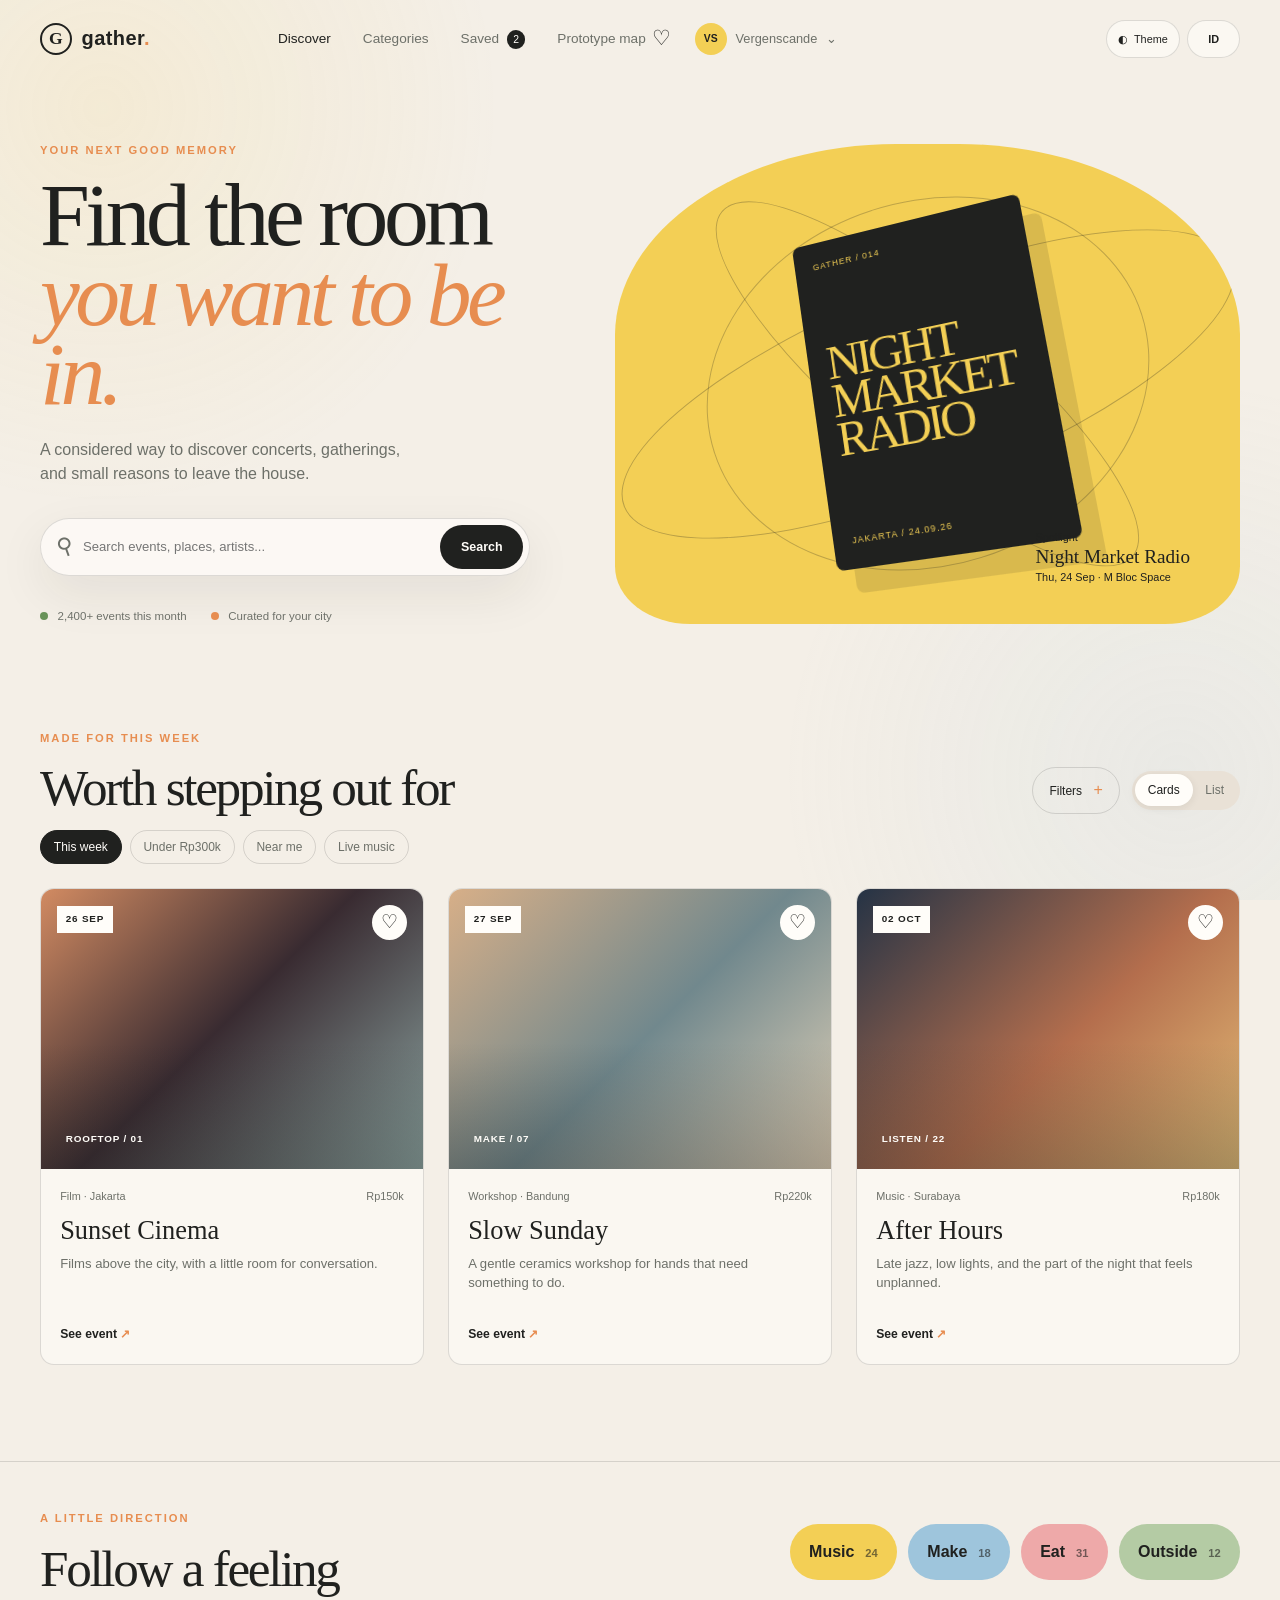
<file: design-prototype/index.html>
<!doctype html>
<html lang="en">
<head>
  <meta charset="utf-8">
  <meta name="viewport" content="width=device-width, initial-scale=1">
  <meta name="theme-color" content="#f4efe7">
  <title>Gather / Home Prototype</title>
  <link rel="stylesheet" href="styles/tokens.css">
  <link rel="stylesheet" href="styles/site-enhancements.css">
  <link rel="stylesheet" href="styles/components.css">
</head>
<body>
  <a class="skip-link" href="#main-content">Skip to content</a>
  <header class="site-header" data-reveal>
    <a class="brand" href="#main-content" aria-label="Gather home">
      <span class="brand-mark" aria-hidden="true">G</span>
      <span>gather<span class="brand-dot">.</span></span>
    </a>
    <nav class="desktop-nav" aria-label="Primary navigation">
      <a class="nav-link nav-link-active" href="pages/events.html">Discover</a>
      <a class="nav-link" href="#categories">Categories</a>
      <a class="nav-link" href="#saved">Saved <span class="nav-count">2</span></a>
      <a class="nav-link" href="pages/prototype-hub.html">Prototype map</a>
    </nav>
    <div class="header-actions">
      <button class="icon-button" type="button" data-toast="Notifications are quiet for now" aria-label="Open notifications">&#9825;</button>
      <button class="profile-button" type="button" data-toast="Profile menu preview"><span class="avatar">VS</span><span class="profile-name">Vergenscande</span><span aria-hidden="true">&#8964;</span></button>
      <button class="menu-button" type="button" data-menu-toggle aria-label="Open menu" aria-expanded="false">&#9776;</button>
    </div>
  </header>

  <main id="main-content">
    <section class="hero section-shell" aria-labelledby="hero-title" data-reveal>
      <div class="hero-copy">
        <p class="eyebrow">Your next good memory</p>
        <h1 id="hero-title">Find the room<br><em>you want to be in.</em></h1>
        <p class="hero-intro">A considered way to discover concerts, gatherings, and small reasons to leave the house.</p>
        <form class="search-form" data-search-form>
          <label class="sr-only" for="event-search">Search events, places, or artists</label>
          <span class="search-icon" aria-hidden="true">&#9906;</span>
          <input id="event-search" type="search" placeholder="Search events, places, artists..." autocomplete="off">
          <button class="button button-dark" type="submit">Search</button>
        </form>
        <div class="hero-meta" aria-label="Service highlights">
          <span><i class="meta-dot meta-dot-green"></i> 2,400+ events this month</span>
          <span><i class="meta-dot meta-dot-orange"></i> Curated for your city</span>
        </div>
      </div>
      <div class="hero-stage" aria-label="Featured event: Night Market Radio">
        <div class="stage-orbit stage-orbit-one" aria-hidden="true"></div>
        <div class="stage-orbit stage-orbit-two" aria-hidden="true"></div>
        <div class="ticket-object" aria-hidden="true">
          <div class="ticket-object-face">
            <span>GATHER / 014</span>
            <strong>NIGHT<br>MARKET<br>RADIO</strong>
            <small>JAKARTA / 24.09.26</small>
          </div>
        </div>
        <div class="hero-stage-label">
          <span>Spotlight</span>
          <strong>Night Market Radio</strong>
          <span>Thu, 24 Sep · M Bloc Space</span>
        </div>
      </div>
    </section>

    <section class="section-shell discovery-section" id="discover" aria-labelledby="discover-title" data-reveal>
      <div class="section-heading">
        <div>
          <p class="eyebrow">Made for this week</p>
          <h2 id="discover-title">Worth stepping out for</h2>
        </div>
        <div class="section-controls">
          <button class="filter-trigger" type="button" data-filter-toggle aria-expanded="false">Filters <span>+</span></button>
          <div class="segmented-control" role="group" aria-label="Event view">
            <button class="segment segment-active" type="button" data-view="cards" aria-pressed="true">Cards</button>
            <button class="segment" type="button" data-view="list" aria-pressed="false">List</button>
          </div>
        </div>
      </div>
      <div class="filter-panel" data-filter-panel hidden>
        <button class="filter-chip chip-active" type="button">This week</button>
        <button class="filter-chip" type="button">Under Rp300k</button>
        <button class="filter-chip" type="button">Near me</button>
        <button class="filter-chip" type="button">Live music</button>
      </div>
      <div class="event-grid" data-event-grid>
        <article class="event-card" data-event-card data-searchable="sunset cinema rooftop jakarta film">
          <div class="event-image image-cinema"><span class="event-date">26 SEP</span><button class="save-button" type="button" aria-label="Save Sunset Cinema" data-save>&#9825;</button><span class="image-label">ROOFTOP / 01</span></div>
          <div class="event-card-body"><div class="card-topline"><span>Film · Jakarta</span><span>Rp150k</span></div><h3>Sunset Cinema</h3><p>Films above the city, with a little room for conversation.</p><a href="pages/events.html" class="text-link">See event <span aria-hidden="true">&#8599;</span></a></div>
        </article>
        <article class="event-card" data-event-card data-searchable="slow sunday workshop bandung ceramics">
          <div class="event-image image-workshop"><span class="event-date">27 SEP</span><button class="save-button" type="button" aria-label="Save Slow Sunday" data-save>&#9825;</button><span class="image-label">MAKE / 07</span></div>
          <div class="event-card-body"><div class="card-topline"><span>Workshop · Bandung</span><span>Rp220k</span></div><h3>Slow Sunday</h3><p>A gentle ceramics workshop for hands that need something to do.</p><a href="pages/events.html" class="text-link">See event <span aria-hidden="true">&#8599;</span></a></div>
        </article>
        <article class="event-card" data-event-card data-searchable="after hours jazz surabaya music">
          <div class="event-image image-jazz"><span class="event-date">02 OCT</span><button class="save-button" type="button" aria-label="Save After Hours" data-save>&#9825;</button><span class="image-label">LISTEN / 22</span></div>
          <div class="event-card-body"><div class="card-topline"><span>Music · Surabaya</span><span>Rp180k</span></div><h3>After Hours</h3><p>Late jazz, low lights, and the part of the night that feels unplanned.</p><a href="pages/events.html" class="text-link">See event <span aria-hidden="true">&#8599;</span></a></div>
        </article>
      </div>
      <p class="empty-state" data-empty-state hidden>No events match that search yet. Try a different place or feeling.</p>
    </section>

    <section class="category-strip section-shell" id="categories" aria-labelledby="category-title" data-reveal>
      <div><p class="eyebrow">A little direction</p><h2 id="category-title">Follow a feeling</h2></div>
      <div class="category-list">
        <button class="category-pill category-pill-yellow" type="button" data-toast="Showing music events">Music <span>24</span></button>
        <button class="category-pill category-pill-blue" type="button" data-toast="Showing workshops">Make <span>18</span></button>
        <button class="category-pill category-pill-pink" type="button" data-toast="Showing food events">Eat <span>31</span></button>
        <button class="category-pill category-pill-green" type="button" data-toast="Showing outdoor events">Outside <span>12</span></button>
      </div>
    </section>
  </main>

  <div class="toast" role="status" aria-live="polite" data-toast-region></div>
  <script type="module" src="scripts/interactions.js"></script>
  <script type="module" src="scripts/site-enhancements.js"></script>
</body>
</html>
</file>
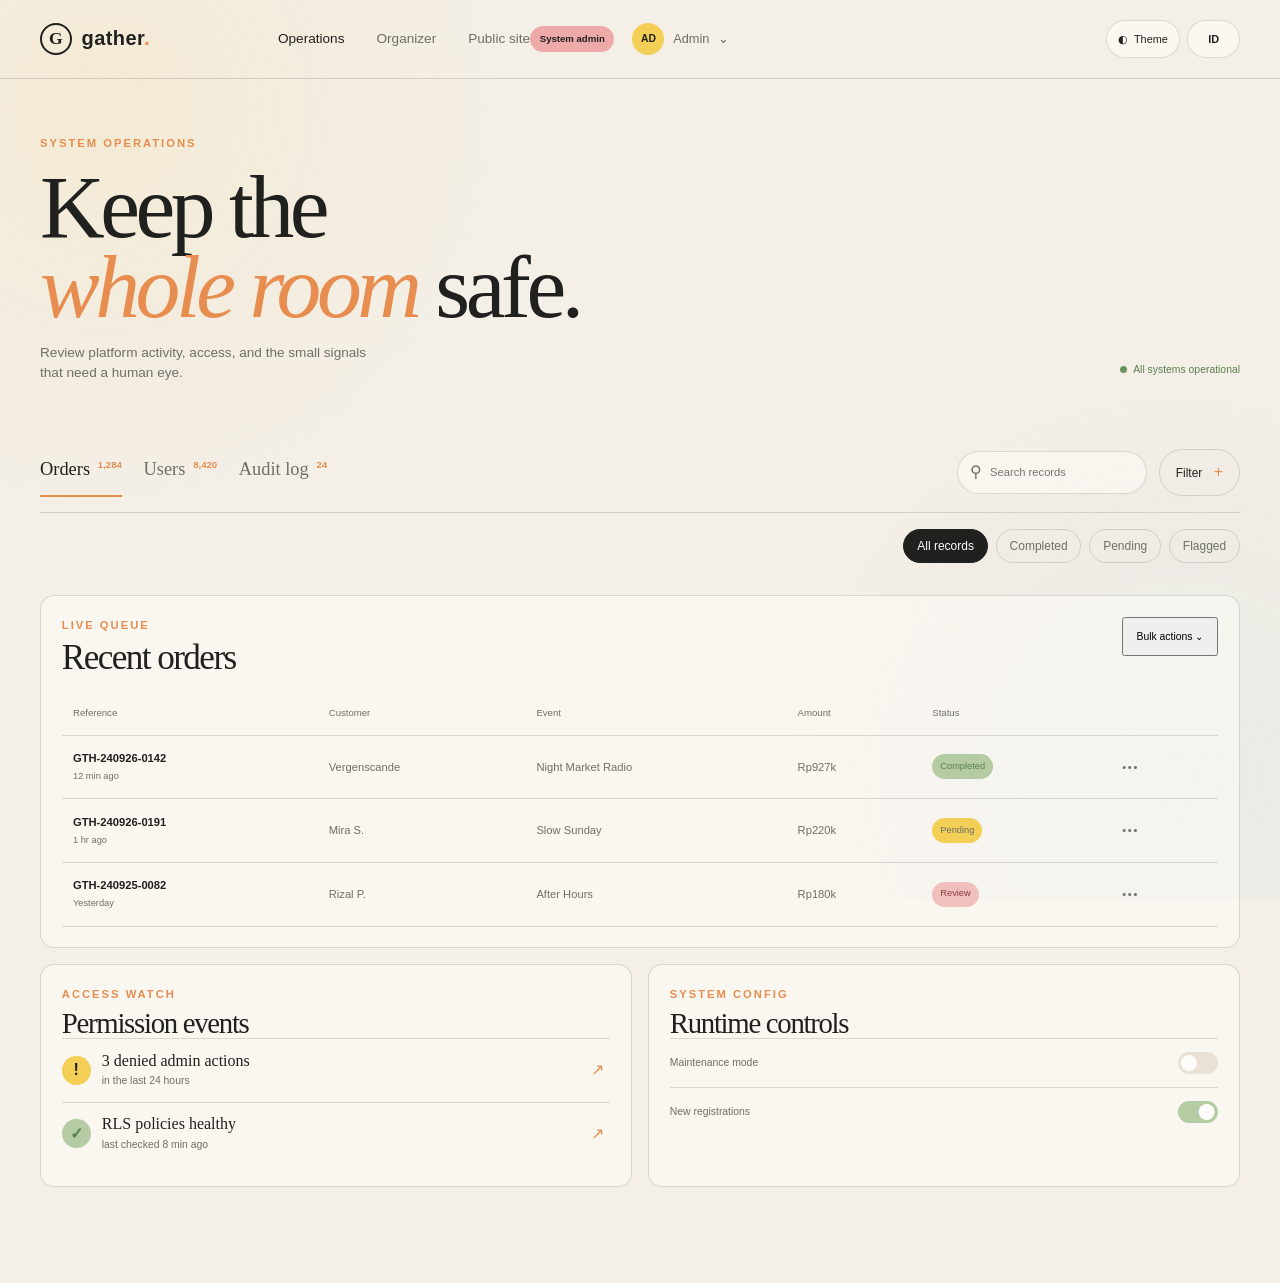
<file: design-prototype/pages/admin-operations.html>
<!doctype html>
<html lang="en">
<head>
  <meta charset="utf-8">
  <meta name="viewport" content="width=device-width, initial-scale=1">
  <meta name="theme-color" content="#f4efe7">
  <title>Admin operations / Gather Prototype</title>
  <link rel="stylesheet" href="../styles/tokens.css">
  <link rel="stylesheet" href="../styles/site-enhancements.css">
  <link rel="stylesheet" href="../styles/components.css">
  <link rel="stylesheet" href="../styles/admin-operations.css">
</head>
<body class="admin-body">
  <a class="skip-link" href="#admin-main">Skip to admin operations</a>
  <header class="site-header admin-header"><a class="brand" href="../index.html" aria-label="Gather home"><span class="brand-mark" aria-hidden="true">G</span><span>gather<span class="brand-dot">.</span></span></a><nav class="desktop-nav" aria-label="Admin navigation"><a class="nav-link nav-link-active" href="admin-operations.html">Operations</a><a class="nav-link" href="organizer-dashboard.html">Organizer</a><a class="nav-link" href="../index.html">Public site</a></nav><div class="header-actions"><span class="role-badge role-admin">System admin</span><button class="profile-button" type="button" data-toast="Admin profile preview"><span class="avatar">AD</span><span class="profile-name">Admin</span><span aria-hidden="true">&#8964;</span></button><button class="menu-button" type="button" data-toast="Menu preview opened" aria-label="Open menu">&#9776;</button></div></header>
  <main id="admin-main" class="admin-main section-shell">
    <section class="admin-heading" data-reveal><div><p class="eyebrow">System operations</p><h1>Keep the<br><em>whole room</em> safe.</h1><p>Review platform activity, access, and the small signals that need a human eye.</p></div><span class="system-health"><i></i> All systems operational</span></section>
    <section class="admin-toolbar" data-reveal><div class="admin-tabs" role="tablist" aria-label="Admin data views"><button class="admin-tab admin-tab-active" type="button" role="tab" aria-selected="true" data-admin-view="orders">Orders <span>1,284</span></button><button class="admin-tab" type="button" role="tab" aria-selected="false" data-admin-view="users">Users <span>8,420</span></button><button class="admin-tab" type="button" role="tab" aria-selected="false" data-admin-view="audit">Audit log <span>24</span></button></div><div class="admin-tools"><label class="admin-search"><span aria-hidden="true">&#9906;</span><span class="sr-only">Search admin records</span><input type="search" data-admin-search placeholder="Search records"></label><button class="filter-trigger" type="button" data-filter-toggle aria-expanded="false">Filter <span>+</span></button></div></section>
    <div class="filter-panel admin-filters" data-filter-panel hidden><button class="filter-chip chip-active" type="button" data-admin-filter="all">All records</button><button class="filter-chip" type="button" data-admin-filter="completed">Completed</button><button class="filter-chip" type="button" data-admin-filter="pending">Pending</button><button class="filter-chip" type="button" data-admin-filter="flagged">Flagged</button></div>
    <section class="admin-table-panel" aria-labelledby="admin-table-title"><div class="panel-heading"><div><p class="eyebrow">Live queue</p><h2 id="admin-table-title" data-admin-title>Recent orders</h2></div><button class="outline-button" type="button" data-toast="Bulk action preview">Bulk actions <span aria-hidden="true">&#8964;</span></button></div><div class="admin-table-wrap"><table><thead><tr><th>Reference</th><th>Customer</th><th>Event</th><th>Amount</th><th>Status</th><th><span class="sr-only">Actions</span></th></tr></thead><tbody data-admin-table><tr data-admin-row data-admin-status="completed" data-admin-search="GTH-240926-0142 vergenscande night market radio completed"><td><strong>GTH-240926-0142</strong><small>12 min ago</small></td><td>Vergenscande</td><td>Night Market Radio</td><td>Rp927k</td><td><span class="table-status status-completed">Completed</span></td><td><button class="row-action" type="button" data-toast="Order detail preview" aria-label="Open order GTH-240926-0142">•••</button></td></tr><tr data-admin-row data-admin-status="pending" data-admin-search="GTH-240926-0191 mira slow sunday pending"><td><strong>GTH-240926-0191</strong><small>1 hr ago</small></td><td>Mira S.</td><td>Slow Sunday</td><td>Rp220k</td><td><span class="table-status status-pending">Pending</span></td><td><button class="row-action" type="button" data-toast="Order detail preview" aria-label="Open order GTH-240926-0191">•••</button></td></tr><tr data-admin-row data-admin-status="flagged" data-admin-search="GTH-240925-0082 rizal after hours flagged"><td><strong>GTH-240925-0082</strong><small>Yesterday</small></td><td>Rizal P.</td><td>After Hours</td><td>Rp180k</td><td><span class="table-status status-flagged">Review</span></td><td><button class="row-action" type="button" data-toast="Review detail preview" aria-label="Open flagged order GTH-240925-0082">•••</button></td></tr></tbody></table></div><p class="empty-state" data-admin-empty hidden>No records match this view.</p></section>
    <section class="admin-panels"><article class="admin-small-panel"><p class="eyebrow">Access watch</p><h2>Permission events</h2><div class="watch-row"><span class="watch-icon watch-warning">!</span><div><strong>3 denied admin actions</strong><small>in the last 24 hours</small></div><button type="button" data-toast="Permission detail preview" aria-label="Open permission events">&#8599;</button></div><div class="watch-row"><span class="watch-icon watch-safe">✓</span><div><strong>RLS policies healthy</strong><small>last checked 8 min ago</small></div><button type="button" data-toast="RLS detail preview" aria-label="Open RLS status">&#8599;</button></div></article><article class="admin-small-panel"><p class="eyebrow">System config</p><h2>Runtime controls</h2><div class="config-row"><span>Maintenance mode</span><button class="toggle" type="button" data-maintenance-toggle aria-pressed="false"><i></i></button></div><div class="config-row"><span>New registrations</span><button class="toggle toggle-on" type="button" data-registration-toggle aria-pressed="true"><i></i></button></div></article></section>
  </main>
  <div class="toast" role="status" aria-live="polite" data-toast-region></div>
  <script type="module" src="../scripts/admin-operations.js"></script>
  <script type="module" src="../scripts/site-enhancements.js"></script>
</body>
</html>
</file>
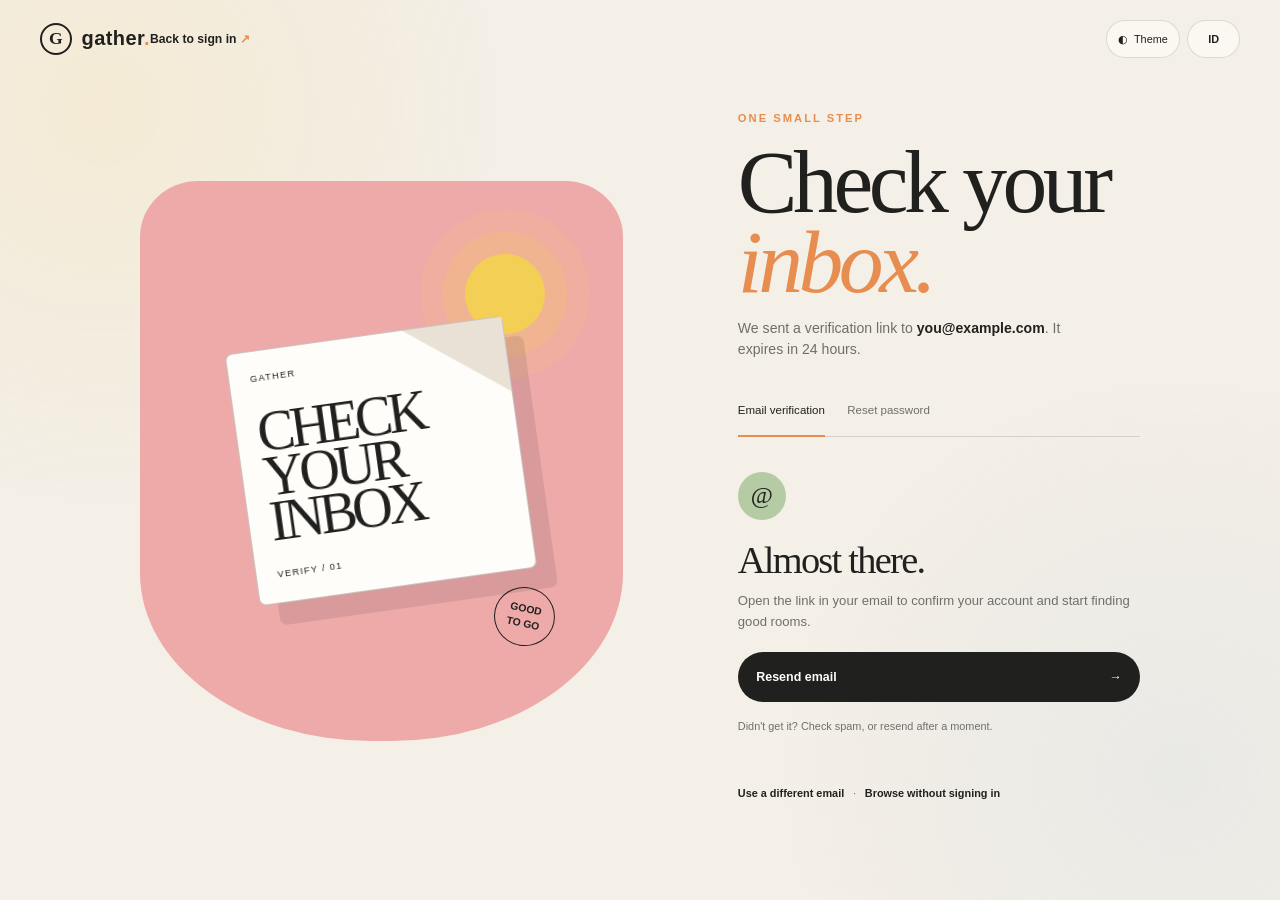
<file: design-prototype/pages/auth-status.html>
<!doctype html>
<html lang="en">
<head>
  <meta charset="utf-8">
  <meta name="viewport" content="width=device-width, initial-scale=1">
  <meta name="theme-color" content="#f4efe7">
  <title>Verify account / Gather Prototype</title>
  <link rel="stylesheet" href="../styles/tokens.css">
  <link rel="stylesheet" href="../styles/site-enhancements.css">
  <link rel="stylesheet" href="../styles/components.css">
  <link rel="stylesheet" href="../styles/auth.css">
  <link rel="stylesheet" href="../styles/auth-status.css">
</head>
<body class="auth-body">
  <a class="skip-link" href="#status-main">Skip to account status</a>
  <header class="site-header auth-header"><a class="brand" href="../index.html" aria-label="Gather home"><span class="brand-mark" aria-hidden="true">G</span><span>gather<span class="brand-dot">.</span></span></a><a class="text-link" href="auth.html">Back to sign in <span aria-hidden="true">&#8599;</span></a></header>
  <main id="status-main" class="status-main">
    <section class="status-visual" aria-hidden="true"><div class="status-sun"></div><div class="status-envelope"><span>GATHER</span><strong>CHECK<br>YOUR<br>INBOX</strong><small>VERIFY / 01</small></div><div class="status-stamp">GOOD<br>TO GO</div></section>
    <section class="status-panel" aria-labelledby="status-title">
      <div class="status-heading"><p class="eyebrow">One small step</p><h1 id="status-title">Check your<br><em>inbox.</em></h1><p>We sent a verification link to <strong>you@example.com</strong>. It expires in 24 hours.</p></div>
      <div class="status-mode" role="tablist" aria-label="Account recovery"><button class="status-mode-button status-mode-active" type="button" role="tab" aria-selected="true" data-status-mode="verify">Email verification</button><button class="status-mode-button" type="button" role="tab" aria-selected="false" data-status-mode="reset">Reset password</button></div>
      <div class="status-view" data-status-view="verify"><div class="status-icon status-icon-mail">@</div><h2>Almost there.</h2><p>Open the link in your email to confirm your account and start finding good rooms.</p><button class="button button-dark status-action" type="button" data-resend>Resend email <span aria-hidden="true">&#8594;</span></button><p class="status-note" data-resend-note>Didn't get it? Check spam, or resend after a moment.</p></div>
      <div class="status-view" data-status-view="reset" hidden><h2>Make a new password.</h2><form class="reset-form" data-reset-form novalidate><div class="form-field"><label for="reset-email">Email address</label><input id="reset-email" type="email" value="you@example.com" required><small class="field-error" data-reset-error></small></div><button class="button button-dark status-action" type="submit">Send reset link <span aria-hidden="true">&#8594;</span></button><p class="status-note" data-reset-note></p></form></div>
      <p class="status-footer"><a class="text-link" href="auth.html">Use a different email</a> <span>·</span> <a class="text-link" href="events.html">Browse without signing in</a></p>
    </section>
  </main>
  <div class="toast" role="status" aria-live="polite" data-toast-region></div>
  <script type="module" src="../scripts/auth-status.js"></script>
  <script type="module" src="../scripts/site-enhancements.js"></script>
</body>
</html>
</file>
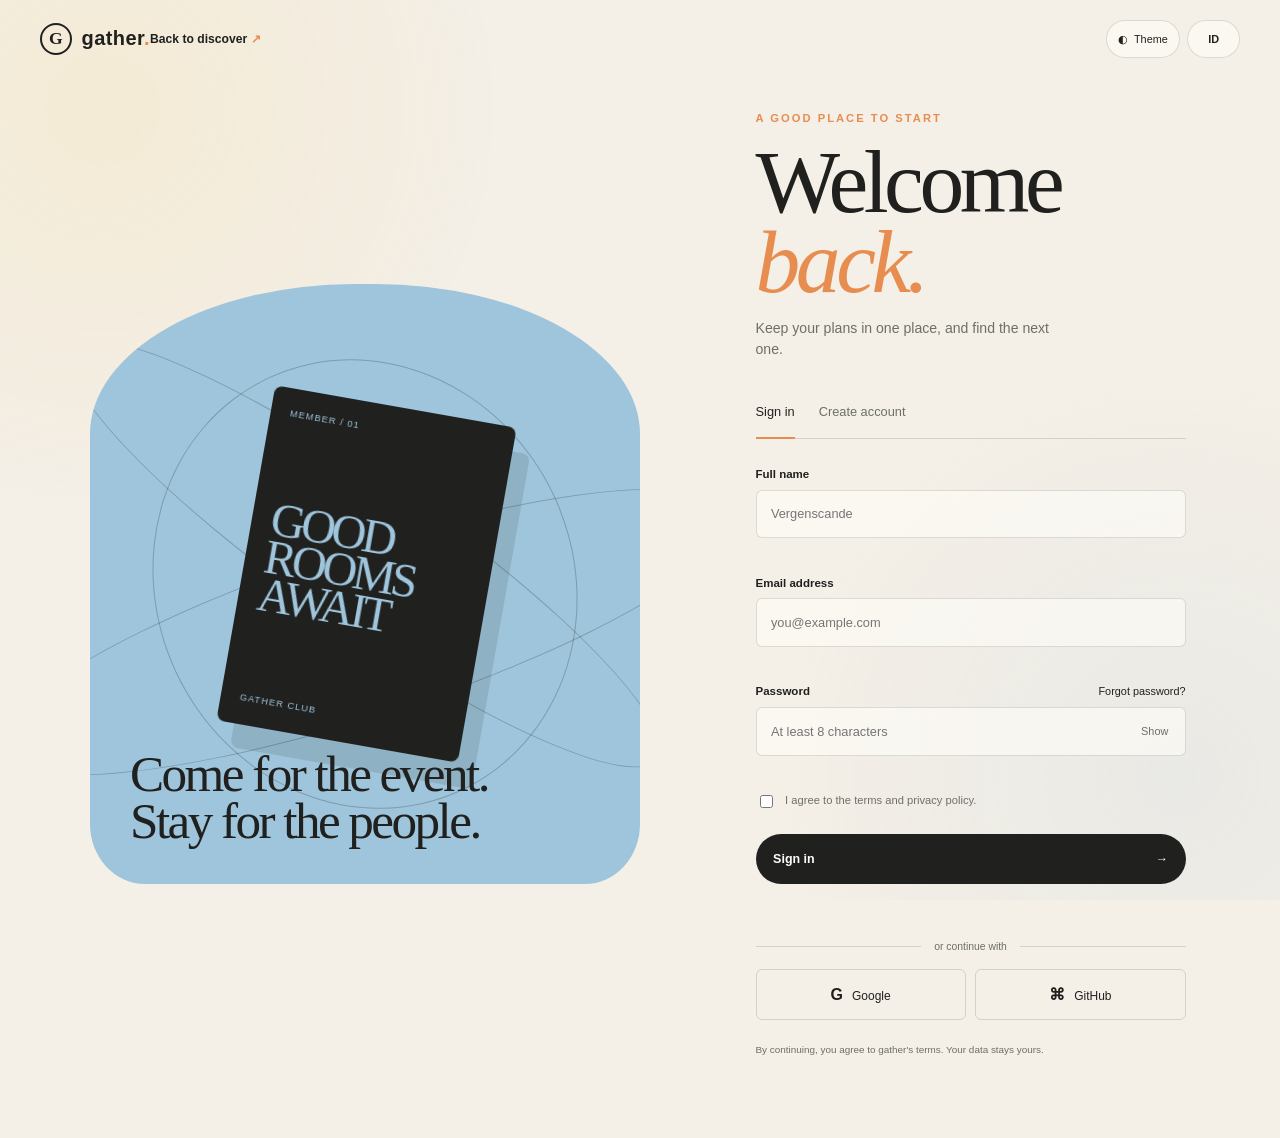
<file: design-prototype/pages/auth.html>
<!doctype html>
<html lang="en">
<head>
  <meta charset="utf-8">
  <meta name="viewport" content="width=device-width, initial-scale=1">
  <meta name="theme-color" content="#f4efe7">
  <title>Sign in / Gather Prototype</title>
  <link rel="stylesheet" href="../styles/tokens.css">
  <link rel="stylesheet" href="../styles/site-enhancements.css">
  <link rel="stylesheet" href="../styles/components.css">
  <link rel="stylesheet" href="../styles/auth.css">
</head>
<body class="auth-body">
  <a class="skip-link" href="#auth-main">Skip to authentication</a>
  <header class="site-header auth-header"><a class="brand" href="../index.html" aria-label="Gather home"><span class="brand-mark" aria-hidden="true">G</span><span>gather<span class="brand-dot">.</span></span></a><a class="text-link" href="events.html">Back to discover <span aria-hidden="true">&#8599;</span></a></header>
  <main id="auth-main" class="auth-main">
    <section class="auth-visual" aria-label="Gather membership preview"><div class="auth-orbit auth-orbit-one" aria-hidden="true"></div><div class="auth-orbit auth-orbit-two" aria-hidden="true"></div><div class="auth-ticket" aria-hidden="true"><span>MEMBER / 01</span><strong>GOOD<br>ROOMS<br>AWAIT</strong><small>GATHER CLUB</small></div><p>Come for the event.<br>Stay for the people.</p></section>
    <section class="auth-panel" aria-labelledby="auth-title">
      <div class="auth-heading"><p class="eyebrow">A good place to start</p><h1 id="auth-title">Welcome<br><em>back.</em></h1><p>Keep your plans in one place, and find the next one.</p></div>
      <div class="auth-switch" role="tablist" aria-label="Authentication mode"><button class="auth-switch-button switch-active" type="button" role="tab" aria-selected="true" data-auth-mode="login">Sign in</button><button class="auth-switch-button" type="button" role="tab" aria-selected="false" data-auth-mode="signup">Create account</button></div>
      <form class="auth-form" data-auth-form novalidate>
        <div class="form-field signup-only" hidden><label for="full-name">Full name</label><input id="full-name" name="name" type="text" autocomplete="name" placeholder="Vergenscande"><small class="field-error" data-error="name"></small></div>
        <div class="form-field"><label for="email">Email address</label><input id="email" name="email" type="email" autocomplete="email" placeholder="you@example.com" required><small class="field-error" data-error="email"></small></div>
        <div class="form-field"><div class="field-label-row"><label for="password">Password</label><a href="auth-status.html#reset" class="text-link form-link">Forgot password?</a></div><div class="password-wrap"><input id="password" name="password" type="password" autocomplete="current-password" placeholder="At least 8 characters" required minlength="8"><button class="password-toggle" type="button" data-password-toggle aria-label="Show password">Show</button></div><small class="field-error" data-error="password"></small></div>
        <label class="check-row signup-only" hidden><input type="checkbox" name="terms"><span>I agree to the terms and privacy policy.</span></label>
        <button class="button button-dark auth-submit" type="submit" data-auth-submit><span data-submit-label>Sign in</span><span aria-hidden="true">&#8594;</span></button>
        <p class="form-status" role="status" data-form-status></p>
      </form>
      <div class="auth-divider"><span>or continue with</span></div>
      <div class="provider-grid"><button class="provider-button" type="button" data-toast="Google login preview"><b>G</b> Google</button><button class="provider-button" type="button" data-toast="GitHub login preview"><b>⌘</b> GitHub</button></div>
      <p class="auth-footnote">By continuing, you agree to gather's terms. Your data stays yours.</p>
    </section>
  </main>
  <div class="toast" role="status" aria-live="polite" data-toast-region></div>
  <script type="module" src="../scripts/auth.js"></script>
  <script type="module" src="../scripts/site-enhancements.js"></script>
</body>
</html>
</file>
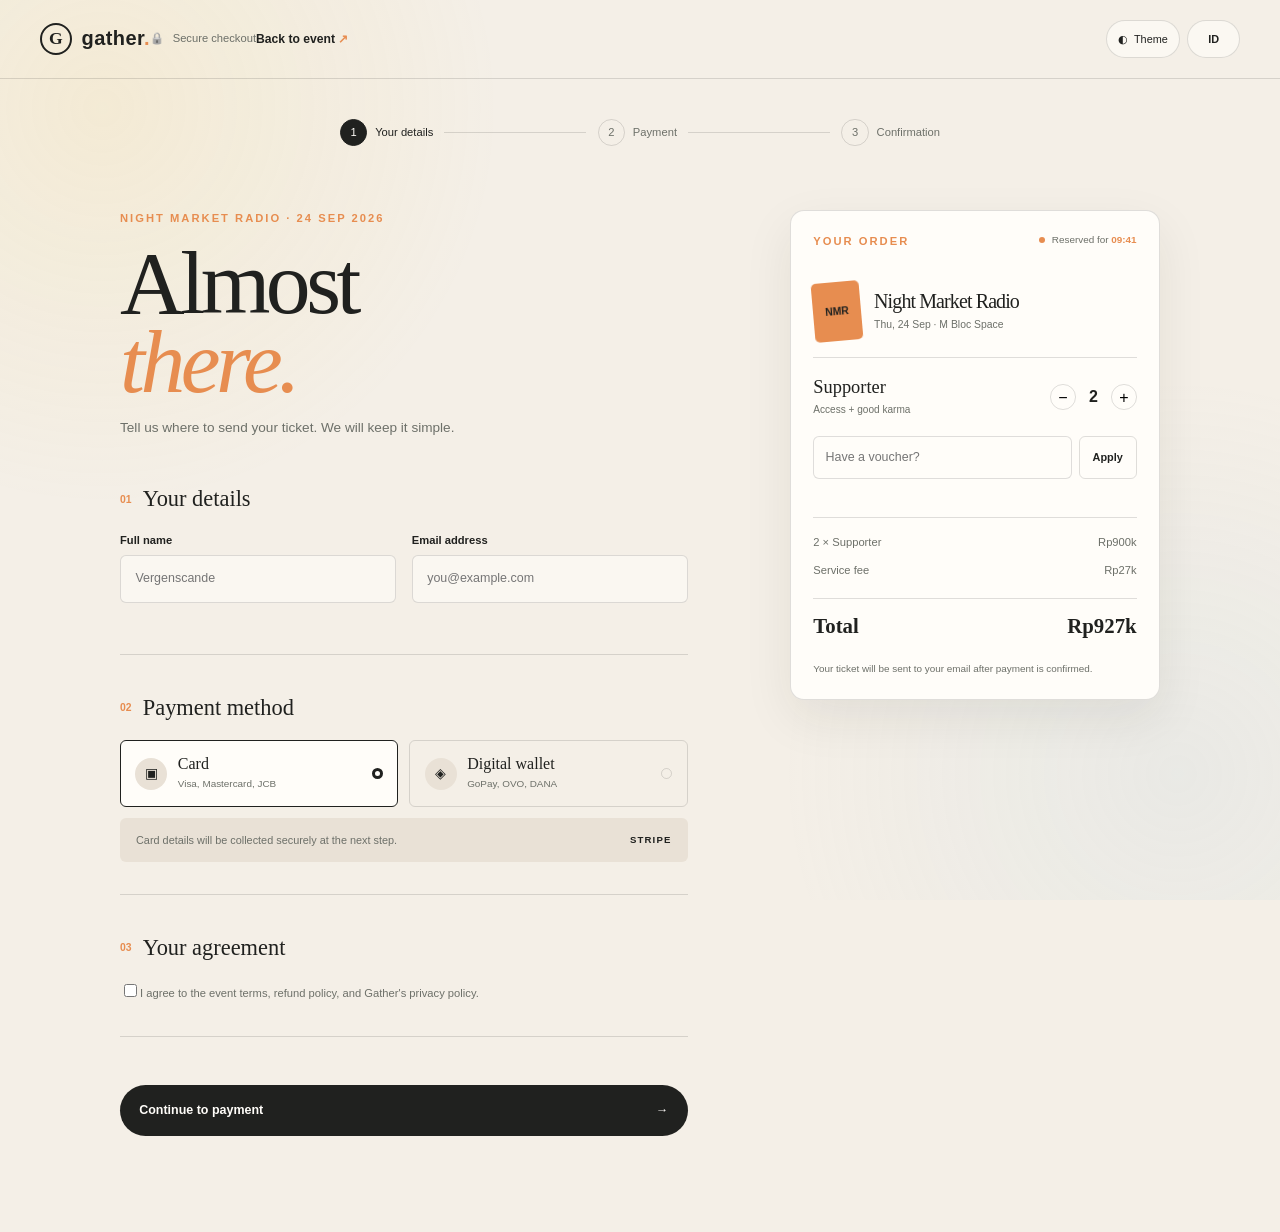
<file: design-prototype/pages/checkout.html>
<!doctype html>
<html lang="en">
<head>
  <meta charset="utf-8">
  <meta name="viewport" content="width=device-width, initial-scale=1">
  <meta name="theme-color" content="#f4efe7">
  <title>Checkout / Gather Prototype</title>
  <link rel="stylesheet" href="../styles/tokens.css">
  <link rel="stylesheet" href="../styles/site-enhancements.css">
  <link rel="stylesheet" href="../styles/components.css">
  <link rel="stylesheet" href="../styles/checkout.css">
</head>
<body class="checkout-body">
  <a class="skip-link" href="#checkout-main">Skip to checkout</a>
  <header class="site-header checkout-header"><a class="brand" href="../index.html" aria-label="Gather home"><span class="brand-mark" aria-hidden="true">G</span><span>gather<span class="brand-dot">.</span></span></a><div class="checkout-secure"><span class="secure-lock">&#128274;</span> Secure checkout</div><a class="text-link" href="event-detail.html">Back to event <span aria-hidden="true">&#8599;</span></a></header>
  <main id="checkout-main" class="checkout-main">
    <div class="checkout-progress" aria-label="Checkout progress"><span class="progress-step progress-active"><i>1</i> Your details</span><span class="progress-line"></span><span class="progress-step"><i>2</i> Payment</span><span class="progress-line"></span><span class="progress-step"><i>3</i> Confirmation</span></div>
    <section class="checkout-layout">
      <div class="checkout-form-column">
        <div class="checkout-heading"><p class="eyebrow">Night Market Radio · 24 Sep 2026</p><h1>Almost<br><em>there.</em></h1><p>Tell us where to send your ticket. We will keep it simple.</p></div>
        <form class="checkout-form" data-checkout-form novalidate>
          <fieldset class="checkout-section"><legend><span>01</span> Your details</legend><div class="field-grid"><div class="form-field"><label for="checkout-name">Full name</label><input id="checkout-name" name="name" type="text" placeholder="Vergenscande" required><small class="field-error" data-error="name"></small></div><div class="form-field"><label for="checkout-email">Email address</label><input id="checkout-email" name="email" type="email" placeholder="you@example.com" required><small class="field-error" data-error="email"></small></div></div></fieldset>
          <fieldset class="checkout-section"><legend><span>02</span> Payment method</legend><div class="payment-methods"><button class="payment-method payment-method-active" type="button" data-payment-method="card" aria-pressed="true"><span class="method-icon">▣</span><span><strong>Card</strong><small>Visa, Mastercard, JCB</small></span><i></i></button><button class="payment-method" type="button" data-payment-method="wallet" aria-pressed="false"><span class="method-icon">◈</span><span><strong>Digital wallet</strong><small>GoPay, OVO, DANA</small></span><i></i></button></div><div class="card-preview"><span>Card details will be collected securely at the next step.</span><b>STRIPE</b></div></fieldset>
          <fieldset class="checkout-section"><legend><span>03</span> Your agreement</legend><label class="check-row agreement-row"><input type="checkbox" name="terms" required><span>I agree to the event terms, refund policy, and Gather's privacy policy.</span></label><small class="field-error" data-error="terms"></small></fieldset>
          <p class="checkout-status" role="status" data-checkout-status></p>
          <button class="button button-dark checkout-submit" type="submit" data-checkout-submit><span>Continue to payment</span><span aria-hidden="true">&#8594;</span></button>
        </form>
      </div>
      <aside class="order-summary" aria-labelledby="summary-title"><div class="summary-top"><p class="eyebrow">Your order</p><span class="summary-live"><i></i> Reserved for <strong data-countdown>09:42</strong></span></div><div class="summary-event"><div class="summary-poster">NMR</div><div><h2 id="summary-title">Night Market Radio</h2><p>Thu, 24 Sep · M Bloc Space</p></div></div><div class="summary-ticket"><div><strong>Supporter</strong><span>Access + good karma</span></div><div class="summary-quantity"><button type="button" data-order-quantity="decrease" aria-label="Decrease order quantity">−</button><b data-order-quantity-value>2</b><button type="button" data-order-quantity="increase" aria-label="Increase order quantity">+</button></div></div><div class="voucher-row"><input type="text" data-voucher placeholder="Have a voucher?"><button type="button" data-apply-voucher>Apply</button></div><p class="voucher-message" data-voucher-message></p><div class="summary-lines"><div><span>2 × Supporter</span><span data-subtotal>Rp900k</span></div><div><span>Service fee</span><span data-fee>Rp27k</span></div><div class="summary-total"><strong>Total</strong><strong data-summary-total>Rp927k</strong></div></div><p class="summary-note">Your ticket will be sent to your email after payment is confirmed.</p></aside>
    </section>
  </main>
  <div class="toast" role="status" aria-live="polite" data-toast-region></div>
  <script type="module" src="../scripts/checkout.js"></script>
  <script type="module" src="../scripts/site-enhancements.js"></script>
</body>
</html>
</file>
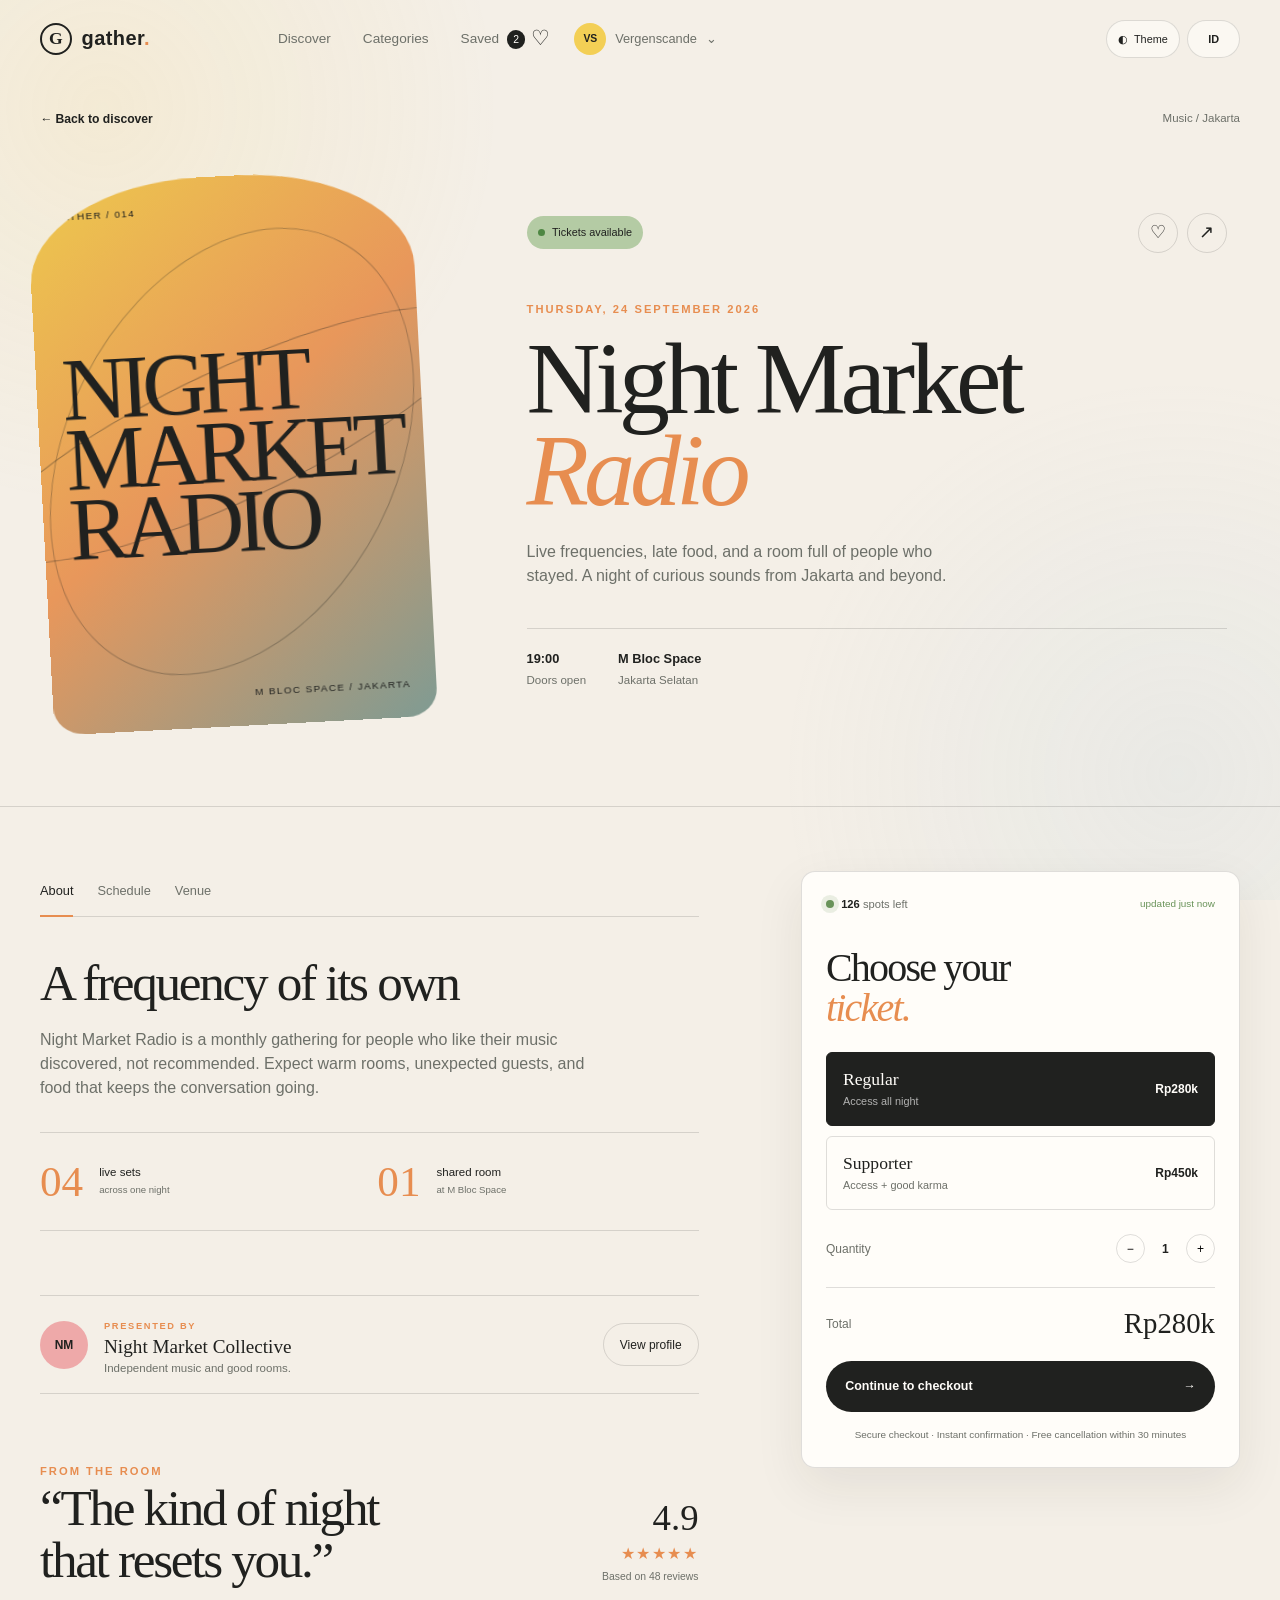
<file: design-prototype/pages/event-detail.html>
<!doctype html>
<html lang="en">
<head>
  <meta charset="utf-8">
  <meta name="viewport" content="width=device-width, initial-scale=1">
  <meta name="theme-color" content="#f4efe7">
  <title>Night Market Radio / Gather Prototype</title>
  <link rel="stylesheet" href="../styles/tokens.css">
  <link rel="stylesheet" href="../styles/site-enhancements.css">
  <link rel="stylesheet" href="../styles/components.css">
  <link rel="stylesheet" href="../styles/event-detail.css">
</head>
<body>
  <a class="skip-link" href="#event-detail-main">Skip to event details</a>
  <header class="site-header" data-reveal>
    <a class="brand" href="../index.html" aria-label="Gather home"><span class="brand-mark" aria-hidden="true">G</span><span>gather<span class="brand-dot">.</span></span></a>
    <nav class="desktop-nav" aria-label="Primary navigation"><a class="nav-link" href="events.html">Discover</a><a class="nav-link" href="../index.html#categories">Categories</a><a class="nav-link" href="#saved">Saved <span class="nav-count">2</span></a></nav>
    <div class="header-actions"><button class="icon-button" type="button" data-toast="Notifications are quiet for now" aria-label="Open notifications">&#9825;</button><button class="profile-button" type="button" data-toast="Profile menu preview"><span class="avatar">VS</span><span class="profile-name">Vergenscande</span><span aria-hidden="true">&#8964;</span></button><button class="menu-button" type="button" data-toast="Menu preview opened" aria-label="Open menu">&#9776;</button></div>
  </header>

  <main id="event-detail-main" class="detail-main">
    <div class="detail-breadcrumb section-shell"><a href="events.html" class="text-link">&#8592; Back to discover</a><span>Music / Jakarta</span></div>
    <section class="detail-hero section-shell" data-reveal>
      <div class="detail-poster poster-radio"><span class="poster-code">GATHER / 014</span><div class="poster-orbit" aria-hidden="true"></div><strong>NIGHT<br>MARKET<br>RADIO</strong><span class="poster-footer">M BLOC SPACE / JAKARTA</span></div>
      <div class="detail-hero-copy"><div class="detail-actions"><span class="status-badge"><i></i> Tickets available</span><button class="round-action" type="button" data-save aria-label="Save Night Market Radio">&#9825;</button><button class="round-action" type="button" data-toast="Share link copied">&#8599;</button></div><p class="eyebrow">Thursday, 24 September 2026</p><h1>Night Market<br><em>Radio</em></h1><p class="detail-lead">Live frequencies, late food, and a room full of people who stayed. A night of curious sounds from Jakarta and beyond.</p><div class="detail-facts"><span><b>19:00</b> Doors open</span><span><b>M Bloc Space</b> Jakarta Selatan</span></div></div>
    </section>

    <section class="detail-body section-shell">
      <div class="detail-content">
        <div class="detail-tabs" role="tablist" aria-label="Event information"><button class="detail-tab tab-active" type="button" role="tab" aria-selected="true" data-tab="about">About</button><button class="detail-tab" type="button" role="tab" aria-selected="false" data-tab="schedule">Schedule</button><button class="detail-tab" type="button" role="tab" aria-selected="false" data-tab="venue">Venue</button></div>
        <div class="tab-panel" data-panel="about"><h2>A frequency of its own</h2><p>Night Market Radio is a monthly gathering for people who like their music discovered, not recommended. Expect warm rooms, unexpected guests, and food that keeps the conversation going.</p><div class="detail-highlight"><span class="highlight-number">04</span><span>live sets<br><small>across one night</small></span><span class="highlight-number">01</span><span>shared room<br><small>at M Bloc Space</small></span></div></div>
        <div class="tab-panel" data-panel="schedule" hidden><h2>The evening, loosely planned</h2><div class="schedule-row"><span>19:00</span><strong>Doors + market</strong><small>Eat something first.</small></div><div class="schedule-row"><span>20:30</span><strong>First signal</strong><small>Live set in the main room.</small></div><div class="schedule-row"><span>22:00</span><strong>Night transmission</strong><small>Headliners, low lights.</small></div></div>
        <div class="tab-panel" data-panel="venue" hidden><h2>M Bloc Space</h2><p>Jl. Panglima Polim No. 37, Jakarta Selatan. A former housing complex turned into a small city of music, food, and independent ideas.</p><button class="outline-button" type="button" data-toast="Map preview opened">Open map preview &#8599;</button></div>
        <div class="organizer-row"><div class="organizer-avatar">NM</div><div><span class="eyebrow">Presented by</span><strong>Night Market Collective</strong><p>Independent music and good rooms.</p></div><button class="outline-button" type="button" data-toast="Organizer profile preview">View profile</button></div>
        <div class="review-preview"><div><span class="eyebrow">From the room</span><h2>“The kind of night<br>that resets you.”</h2></div><div class="rating"><strong>4.9</strong><span>&#9733;&#9733;&#9733;&#9733;&#9733;</span><small>Based on 48 reviews</small></div></div>
      </div>
      <aside class="ticket-panel" aria-labelledby="ticket-title"><div class="live-availability"><span class="pulse-dot"></span><span><strong data-availability>126</strong> spots left</span><small>updated just now</small></div><h2 id="ticket-title">Choose your<br><em>ticket.</em></h2><div class="ticket-options"><button class="ticket-option ticket-option-active" type="button" data-ticket="Regular" data-price="280000" aria-pressed="true"><span><strong>Regular</strong><small>Access all night</small></span><b>Rp280k</b></button><button class="ticket-option" type="button" data-ticket="Supporter" data-price="450000" aria-pressed="false"><span><strong>Supporter</strong><small>Access + good karma</small></span><b>Rp450k</b></button></div><div class="quantity-row"><span>Quantity</span><div class="stepper"><button type="button" data-quantity="decrease" aria-label="Decrease quantity">−</button><strong data-quantity-value>1</strong><button type="button" data-quantity="increase" aria-label="Increase quantity">+</button></div></div><div class="price-total"><span>Total</span><strong data-total>Rp280k</strong></div><button class="button button-dark purchase-button" type="button" data-purchase>Continue to checkout <span aria-hidden="true">&#8594;</span></button><p class="secure-note">Secure checkout · Instant confirmation · Free cancellation within 30 minutes</p></aside>
    </section>
  </main>
  <div class="toast" role="status" aria-live="polite" data-toast-region></div>
  <script type="module" src="../scripts/event-detail.js"></script>
  <script type="module" src="../scripts/site-enhancements.js"></script>
</body>
</html>
</file>
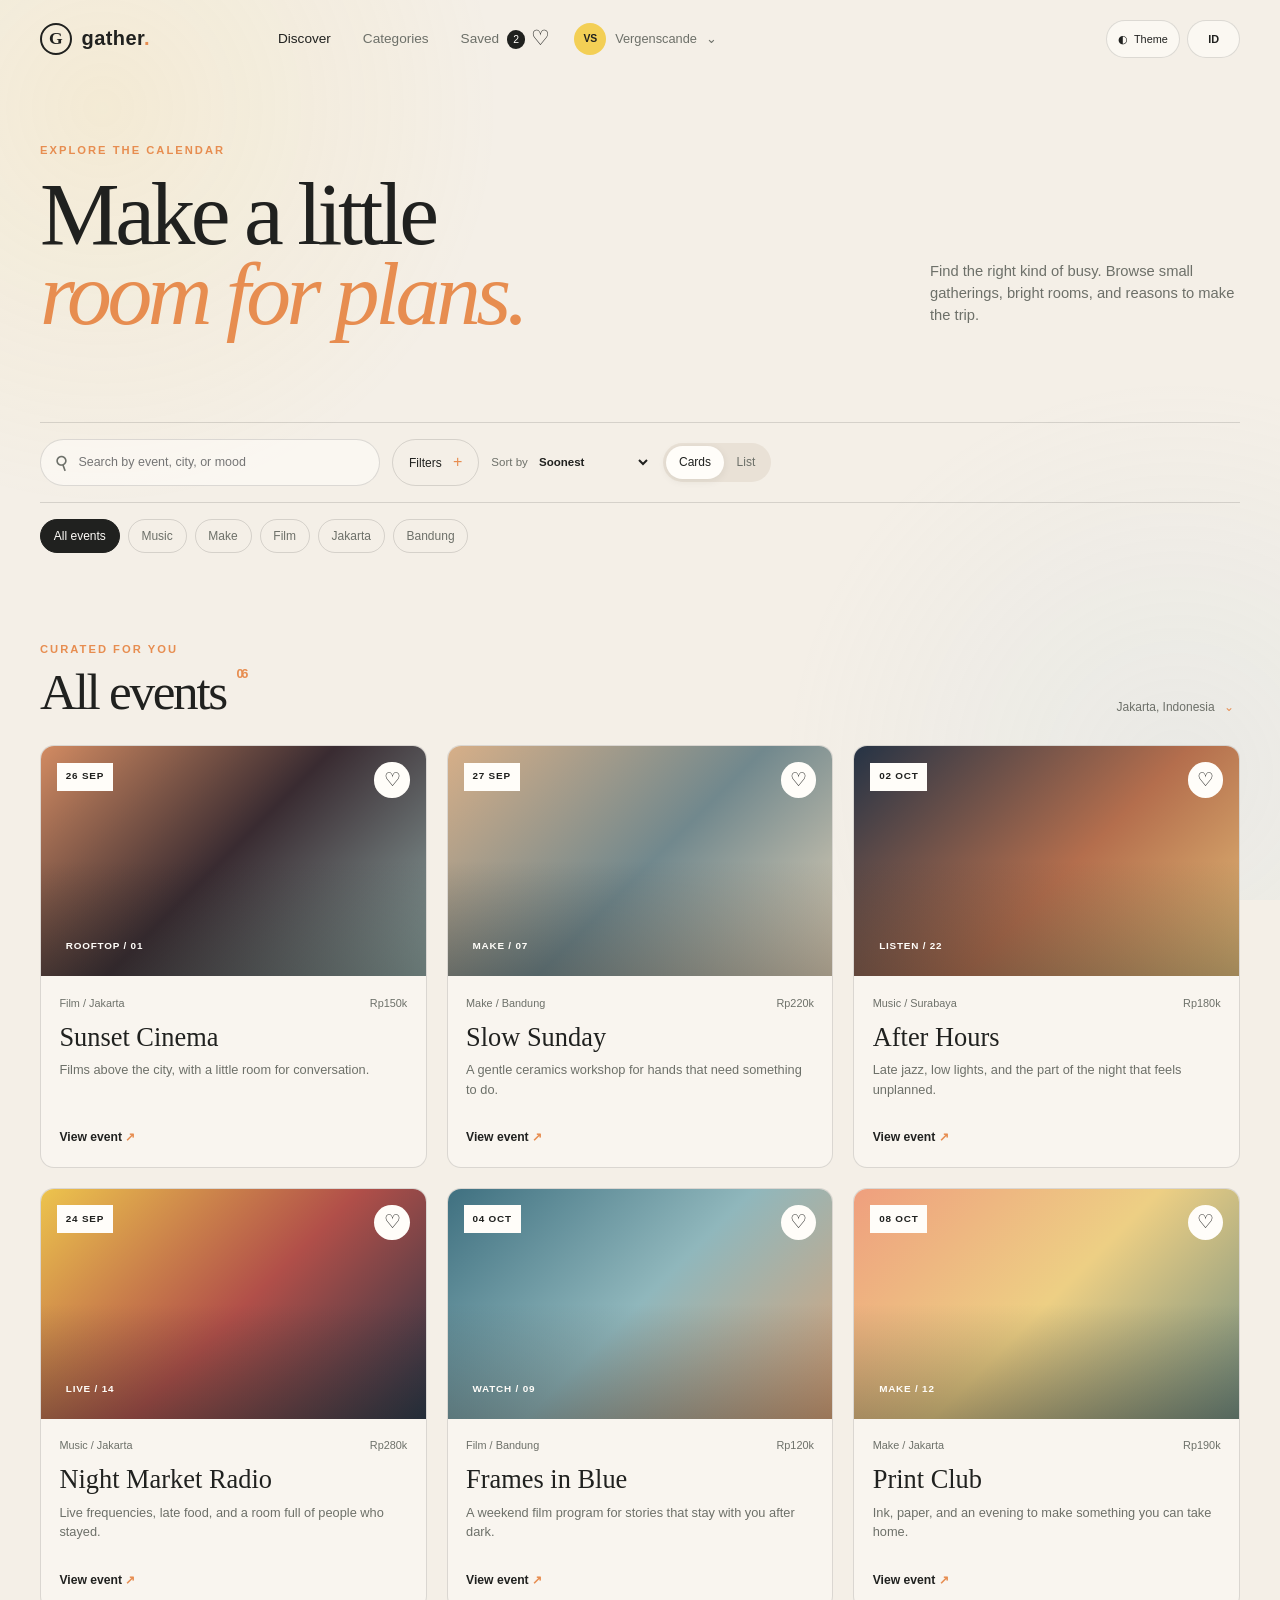
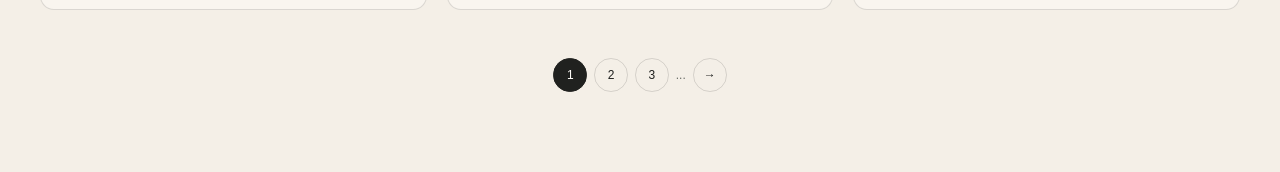
<file: design-prototype/pages/events.html>
<!doctype html>
<html lang="en">
<head>
  <meta charset="utf-8">
  <meta name="viewport" content="width=device-width, initial-scale=1">
  <meta name="theme-color" content="#f4efe7">
  <title>Discover Events / Gather Prototype</title>
  <link rel="stylesheet" href="../styles/tokens.css">
  <link rel="stylesheet" href="../styles/site-enhancements.css">
  <link rel="stylesheet" href="../styles/components.css">
  <link rel="stylesheet" href="../styles/events.css">
</head>
<body>
  <a class="skip-link" href="#events-main">Skip to events</a>
  <header class="site-header" data-reveal>
    <a class="brand" href="../index.html" aria-label="Gather home"><span class="brand-mark" aria-hidden="true">G</span><span>gather<span class="brand-dot">.</span></span></a>
    <nav class="desktop-nav" aria-label="Primary navigation">
      <a class="nav-link nav-link-active" href="events.html">Discover</a>
      <a class="nav-link" href="../index.html#categories">Categories</a>
      <a class="nav-link" href="#saved">Saved <span class="nav-count">2</span></a>
    </nav>
    <div class="header-actions">
      <button class="icon-button" type="button" data-toast="Notifications are quiet for now" aria-label="Open notifications">&#9825;</button>
      <button class="profile-button" type="button" data-toast="Profile menu preview"><span class="avatar">VS</span><span class="profile-name">Vergenscande</span><span aria-hidden="true">&#8964;</span></button>
      <button class="menu-button" type="button" data-toast="Menu preview opened" aria-label="Open menu">&#9776;</button>
    </div>
  </header>

  <main id="events-main" class="events-main">
    <section class="listing-intro section-shell" data-reveal>
      <div>
        <p class="eyebrow">Explore the calendar</p>
        <h1>Make a little<br><em>room for plans.</em></h1>
      </div>
      <p class="listing-intro-copy">Find the right kind of busy. Browse small gatherings, bright rooms, and reasons to make the trip.</p>
    </section>

    <section class="listing-shell section-shell" aria-labelledby="listing-title">
      <div class="listing-toolbar" data-reveal>
        <div class="listing-search-wrap">
          <label class="sr-only" for="listing-search">Search events</label>
          <span class="search-icon" aria-hidden="true">&#9906;</span>
          <input id="listing-search" type="search" placeholder="Search by event, city, or mood">
        </div>
        <button class="filter-trigger" type="button" data-filter-toggle aria-expanded="false">Filters <span>+</span></button>
        <label class="sort-control">Sort by
          <select data-sort aria-label="Sort events">
            <option value="soonest">Soonest</option>
            <option value="price-low">Price: low to high</option>
            <option value="name">Name</option>
          </select>
        </label>
        <div class="segmented-control" role="group" aria-label="Event view">
          <button class="segment segment-active" type="button" data-view="cards" aria-pressed="true">Cards</button>
          <button class="segment" type="button" data-view="list" aria-pressed="false">List</button>
        </div>
      </div>
      <div class="filter-panel listing-filters" data-filter-panel hidden>
        <button class="filter-chip chip-active" type="button" data-filter="all">All events</button>
        <button class="filter-chip" type="button" data-filter="music">Music</button>
        <button class="filter-chip" type="button" data-filter="make">Make</button>
        <button class="filter-chip" type="button" data-filter="film">Film</button>
        <button class="filter-chip" type="button" data-filter="jakarta">Jakarta</button>
        <button class="filter-chip" type="button" data-filter="bandung">Bandung</button>
      </div>

      <div class="listing-heading">
        <div><p class="eyebrow">Curated for you</p><h2 id="listing-title">All events <span data-result-count>06</span></h2></div>
        <p class="listing-location">Jakarta, Indonesia <button type="button" data-toast="Location selector preview" aria-label="Change location">&#8964;</button></p>
      </div>

      <div class="listing-grid" data-listing-grid>
        <article class="listing-card" data-category="film" data-city="jakarta" data-name="Sunset Cinema" data-price="150" data-date="20260926" data-search="sunset cinema rooftop jakarta film">
          <div class="listing-card-visual visual-cinema"><span class="event-date">26 SEP</span><button class="save-button" type="button" data-save aria-label="Save Sunset Cinema">&#9825;</button><span class="image-label">ROOFTOP / 01</span></div>
          <div class="listing-card-content"><div class="card-topline"><span>Film / Jakarta</span><span>Rp150k</span></div><h3>Sunset Cinema</h3><p>Films above the city, with a little room for conversation.</p><a class="text-link" href="event-detail.html">View event <span aria-hidden="true">&#8599;</span></a></div>
        </article>
        <article class="listing-card" data-category="make" data-city="bandung" data-name="Slow Sunday" data-price="220" data-date="20260927" data-search="slow sunday workshop bandung ceramics make">
          <div class="listing-card-visual visual-workshop"><span class="event-date">27 SEP</span><button class="save-button" type="button" data-save aria-label="Save Slow Sunday">&#9825;</button><span class="image-label">MAKE / 07</span></div>
          <div class="listing-card-content"><div class="card-topline"><span>Make / Bandung</span><span>Rp220k</span></div><h3>Slow Sunday</h3><p>A gentle ceramics workshop for hands that need something to do.</p><a class="text-link" href="event-detail.html">View event <span aria-hidden="true">&#8599;</span></a></div>
        </article>
        <article class="listing-card" data-category="music" data-city="surabaya" data-name="After Hours" data-price="180" data-date="20261002" data-search="after hours jazz surabaya music">
          <div class="listing-card-visual visual-jazz"><span class="event-date">02 OCT</span><button class="save-button" type="button" data-save aria-label="Save After Hours">&#9825;</button><span class="image-label">LISTEN / 22</span></div>
          <div class="listing-card-content"><div class="card-topline"><span>Music / Surabaya</span><span>Rp180k</span></div><h3>After Hours</h3><p>Late jazz, low lights, and the part of the night that feels unplanned.</p><a class="text-link" href="event-detail.html">View event <span aria-hidden="true">&#8599;</span></a></div>
        </article>
        <article class="listing-card" data-category="music" data-city="jakarta" data-name="Night Market Radio" data-price="280" data-date="20260924" data-search="night market radio jakarta music live">
          <div class="listing-card-visual visual-radio"><span class="event-date">24 SEP</span><button class="save-button" type="button" data-save aria-label="Save Night Market Radio">&#9825;</button><span class="image-label">LIVE / 14</span></div>
          <div class="listing-card-content"><div class="card-topline"><span>Music / Jakarta</span><span>Rp280k</span></div><h3>Night Market Radio</h3><p>Live frequencies, late food, and a room full of people who stayed.</p><a class="text-link" href="event-detail.html">View event <span aria-hidden="true">&#8599;</span></a></div>
        </article>
        <article class="listing-card" data-category="film" data-city="bandung" data-name="Frames in Blue" data-price="120" data-date="20261004" data-search="frames blue film bandung cinema">
          <div class="listing-card-visual visual-frames"><span class="event-date">04 OCT</span><button class="save-button" type="button" data-save aria-label="Save Frames in Blue">&#9825;</button><span class="image-label">WATCH / 09</span></div>
          <div class="listing-card-content"><div class="card-topline"><span>Film / Bandung</span><span>Rp120k</span></div><h3>Frames in Blue</h3><p>A weekend film program for stories that stay with you after dark.</p><a class="text-link" href="event-detail.html">View event <span aria-hidden="true">&#8599;</span></a></div>
        </article>
        <article class="listing-card" data-category="make" data-city="jakarta" data-name="Print Club" data-price="190" data-date="20261008" data-search="print club make jakarta workshop poster">
          <div class="listing-card-visual visual-print"><span class="event-date">08 OCT</span><button class="save-button" type="button" data-save aria-label="Save Print Club">&#9825;</button><span class="image-label">MAKE / 12</span></div>
          <div class="listing-card-content"><div class="card-topline"><span>Make / Jakarta</span><span>Rp190k</span></div><h3>Print Club</h3><p>Ink, paper, and an evening to make something you can take home.</p><a class="text-link" href="event-detail.html">View event <span aria-hidden="true">&#8599;</span></a></div>
        </article>
      </div>
      <p class="empty-state" data-empty-state hidden>No events match these filters. Try opening the calendar a little wider.</p>
      <nav class="pagination" aria-label="Event pages"><button type="button" class="page-button page-active" aria-current="page">1</button><button type="button" class="page-button" data-toast="Page 2 preview">2</button><button type="button" class="page-button" data-toast="Page 3 preview">3</button><span>...</span><button type="button" class="page-button" data-toast="Next page preview" aria-label="Next page">&#8594;</button></nav>
    </section>
  </main>
  <div class="toast" role="status" aria-live="polite" data-toast-region></div>
  <script type="module" src="../scripts/events.js"></script>
  <script type="module" src="../scripts/site-enhancements.js"></script>
</body>
</html>
</file>
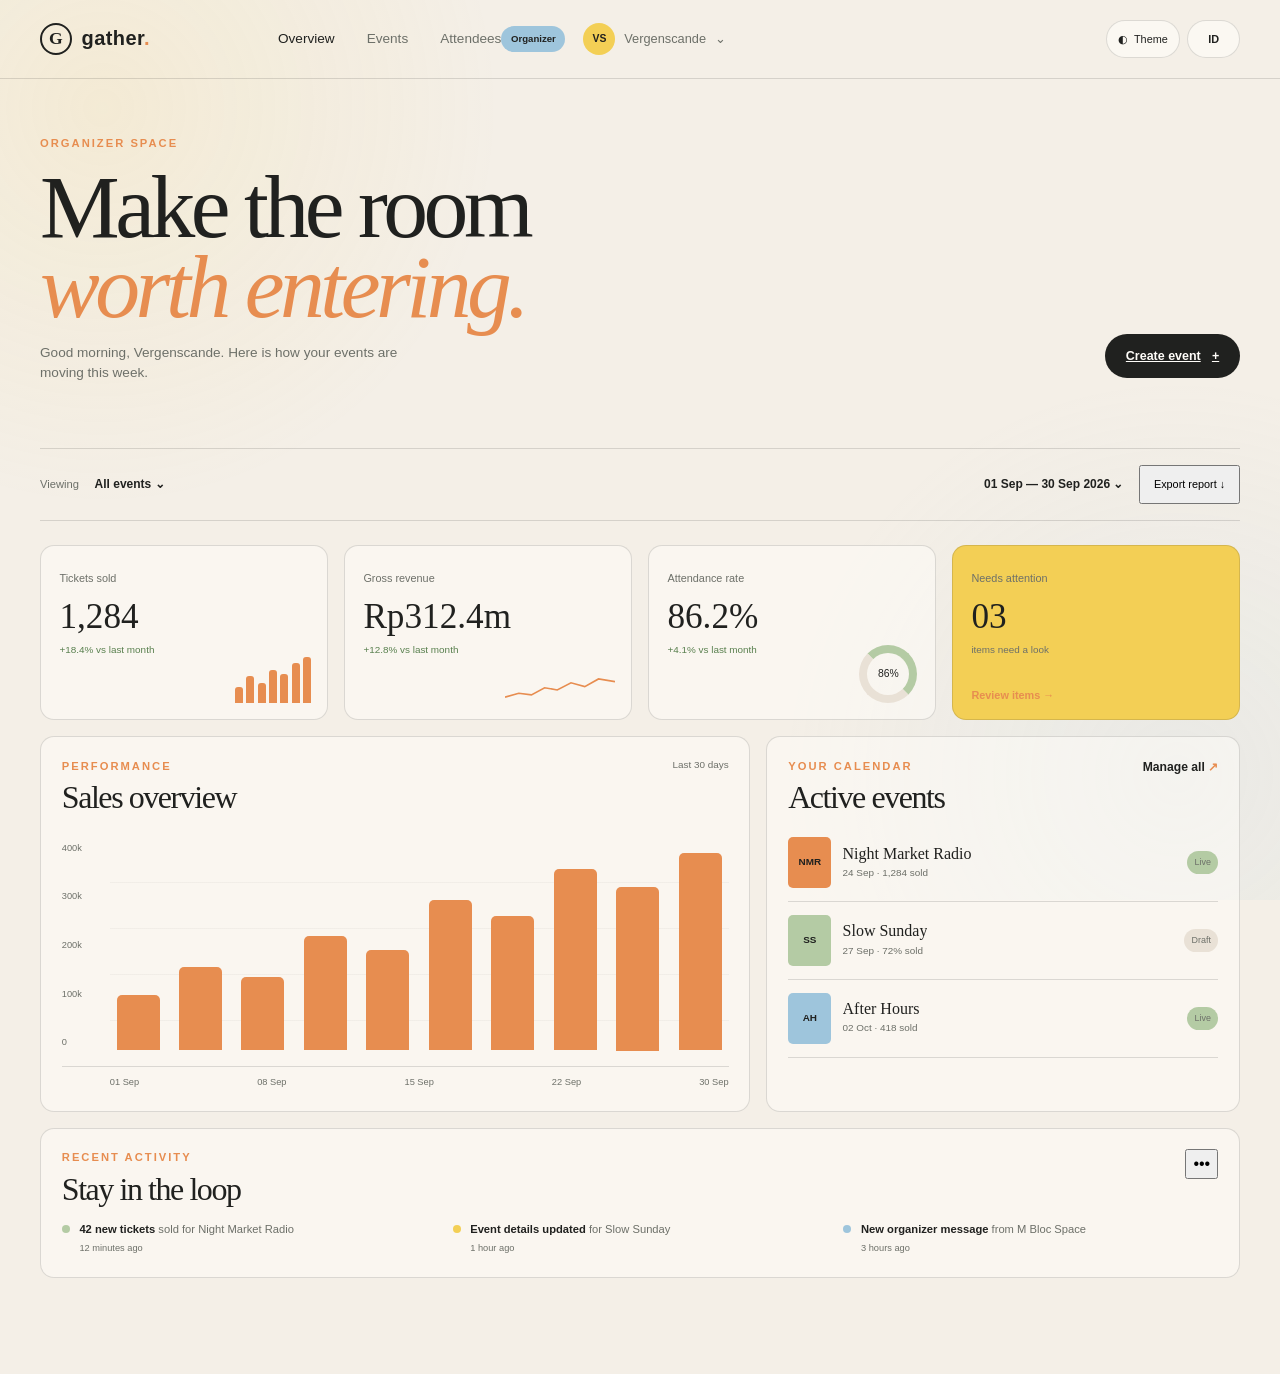
<file: design-prototype/pages/organizer-dashboard.html>
<!doctype html>
<html lang="en">
<head>
  <meta charset="utf-8">
  <meta name="viewport" content="width=device-width, initial-scale=1">
  <meta name="theme-color" content="#f4efe7">
  <title>Organizer dashboard / Gather Prototype</title>
  <link rel="stylesheet" href="../styles/tokens.css">
  <link rel="stylesheet" href="../styles/site-enhancements.css">
  <link rel="stylesheet" href="../styles/components.css">
  <link rel="stylesheet" href="../styles/organizer-dashboard.css">
</head>
<body class="organizer-body">
  <a class="skip-link" href="#organizer-main">Skip to organizer dashboard</a>
  <header class="site-header organizer-header"><a class="brand" href="../index.html" aria-label="Gather home"><span class="brand-mark" aria-hidden="true">G</span><span>gather<span class="brand-dot">.</span></span></a><nav class="desktop-nav" aria-label="Organizer navigation"><a class="nav-link nav-link-active" href="organizer-dashboard.html">Overview</a><a class="nav-link" href="organizer-editor.html">Events</a><a class="nav-link" href="#attendees">Attendees</a></nav><div class="header-actions"><span class="role-badge">Organizer</span><button class="profile-button" type="button" data-toast="Organizer profile preview"><span class="avatar">VS</span><span class="profile-name">Vergenscande</span><span aria-hidden="true">&#8964;</span></button><button class="menu-button" type="button" data-toast="Menu preview opened" aria-label="Open menu">&#9776;</button></div></header>
  <main id="organizer-main" class="organizer-main section-shell">
    <section class="organizer-heading" data-reveal><div><p class="eyebrow">Organizer space</p><h1>Make the room<br><em>worth entering.</em></h1><p>Good morning, Vergenscande. Here is how your events are moving this week.</p></div><a class="button button-dark" href="organizer-editor.html">Create event <span aria-hidden="true">+</span></a></section>
    <section class="dashboard-toolbar" data-reveal><div class="event-switcher"><span>Viewing</span><button type="button" data-event-switcher>All events <span aria-hidden="true">&#8964;</span></button></div><div class="dashboard-actions"><button class="date-button" type="button" data-toast="Date range selector preview">01 Sep — 30 Sep 2026 <span aria-hidden="true">&#8964;</span></button><button class="outline-button" type="button" data-export>Export report <span aria-hidden="true">&#8595;</span></button></div></section>
    <section class="metric-grid" aria-label="Organizer metrics" data-dashboard-content><article class="metric-card"><span>Tickets sold</span><strong>1,284</strong><small class="metric-up">+18.4% <em>vs last month</em></small><div class="mini-bars" aria-hidden="true"><i style="height:35%"></i><i style="height:58%"></i><i style="height:44%"></i><i style="height:72%"></i><i style="height:64%"></i><i style="height:88%"></i><i style="height:100%"></i></div></article><article class="metric-card"><span>Gross revenue</span><strong>Rp312.4m</strong><small class="metric-up">+12.8% <em>vs last month</em></small><div class="metric-sparkline" aria-hidden="true"><svg viewBox="0 0 200 50" preserveAspectRatio="none"><polyline points="0,42 25,35 48,38 72,25 95,29 120,16 145,23 170,9 200,14" fill="none" stroke="currentColor" stroke-width="3"/></svg></div></article><article class="metric-card"><span>Attendance rate</span><strong>86.2%</strong><small class="metric-up">+4.1% <em>vs last month</em></small><div class="donut-chart" aria-label="Attendance rate 86.2%"><span>86%</span></div></article><article class="metric-card metric-alert"><span>Needs attention</span><strong>03</strong><small>items need a look</small><button type="button" data-toast="Attention list preview">Review items <span aria-hidden="true">&#8594;</span></button></article></section>
    <section class="dashboard-grid"><article class="dashboard-panel sales-panel"><div class="panel-heading"><div><p class="eyebrow">Performance</p><h2>Sales overview</h2></div><span class="panel-muted">Last 30 days</span></div><div class="chart-area"><div class="chart-y"><span>400k</span><span>300k</span><span>200k</span><span>100k</span><span>0</span></div><div class="chart-bars" aria-label="Sales chart"><i style="height:28%" data-tooltip="Rp92k"></i><i style="height:42%" data-tooltip="Rp138k"></i><i style="height:37%" data-tooltip="Rp121k"></i><i style="height:58%" data-tooltip="Rp190k"></i><i style="height:51%" data-tooltip="Rp166k"></i><i style="height:76%" data-tooltip="Rp248k"></i><i style="height:68%" data-tooltip="Rp221k"></i><i style="height:92%" data-tooltip="Rp302k"></i><i style="height:83%" data-tooltip="Rp272k"></i><i style="height:100%" data-tooltip="Rp324k"></i></div></div><div class="chart-x"><span>01 Sep</span><span>08 Sep</span><span>15 Sep</span><span>22 Sep</span><span>30 Sep</span></div></article><article class="dashboard-panel events-panel"><div class="panel-heading"><div><p class="eyebrow">Your calendar</p><h2>Active events</h2></div><a class="text-link" href="organizer-editor.html">Manage all <span aria-hidden="true">&#8599;</span></a></div><div class="active-event"><div class="event-thumb thumb-radio">NMR</div><div><strong>Night Market Radio</strong><span>24 Sep · 1,284 sold</span></div><span class="event-live">Live</span></div><div class="active-event"><div class="event-thumb thumb-workshop">SS</div><div><strong>Slow Sunday</strong><span>27 Sep · 72% sold</span></div><span class="event-draft">Draft</span></div><div class="active-event"><div class="event-thumb thumb-jazz">AH</div><div><strong>After Hours</strong><span>02 Oct · 418 sold</span></div><span class="event-live">Live</span></div></article></section>
    <section class="dashboard-panel activity-panel" id="attendees"><div class="panel-heading"><div><p class="eyebrow">Recent activity</p><h2>Stay in the loop</h2></div><button class="icon-action" type="button" data-toast="Activity filters preview" aria-label="Filter activity">•••</button></div><div class="activity-list"><div><span class="activity-dot dot-green"></span><p><strong>42 new tickets</strong> sold for Night Market Radio<small>12 minutes ago</small></p></div><div><span class="activity-dot dot-yellow"></span><p><strong>Event details updated</strong> for Slow Sunday<small>1 hour ago</small></p></div><div><span class="activity-dot dot-blue"></span><p><strong>New organizer message</strong> from M Bloc Space<small>3 hours ago</small></p></div></div></section>
    <section class="empty-dashboard" data-empty-dashboard hidden><div class="empty-illustration">◌</div><h2>No event data yet.</h2><p>Create your first event to see sales, attendance, and activity here.</p><a class="button button-dark" href="organizer-editor.html">Create first event <span aria-hidden="true">+</span></a></section>
  </main>
  <div class="toast" role="status" aria-live="polite" data-toast-region></div>
  <script type="module" src="../scripts/organizer-dashboard.js"></script>
  <script type="module" src="../scripts/site-enhancements.js"></script>
</body>
</html>
</file>
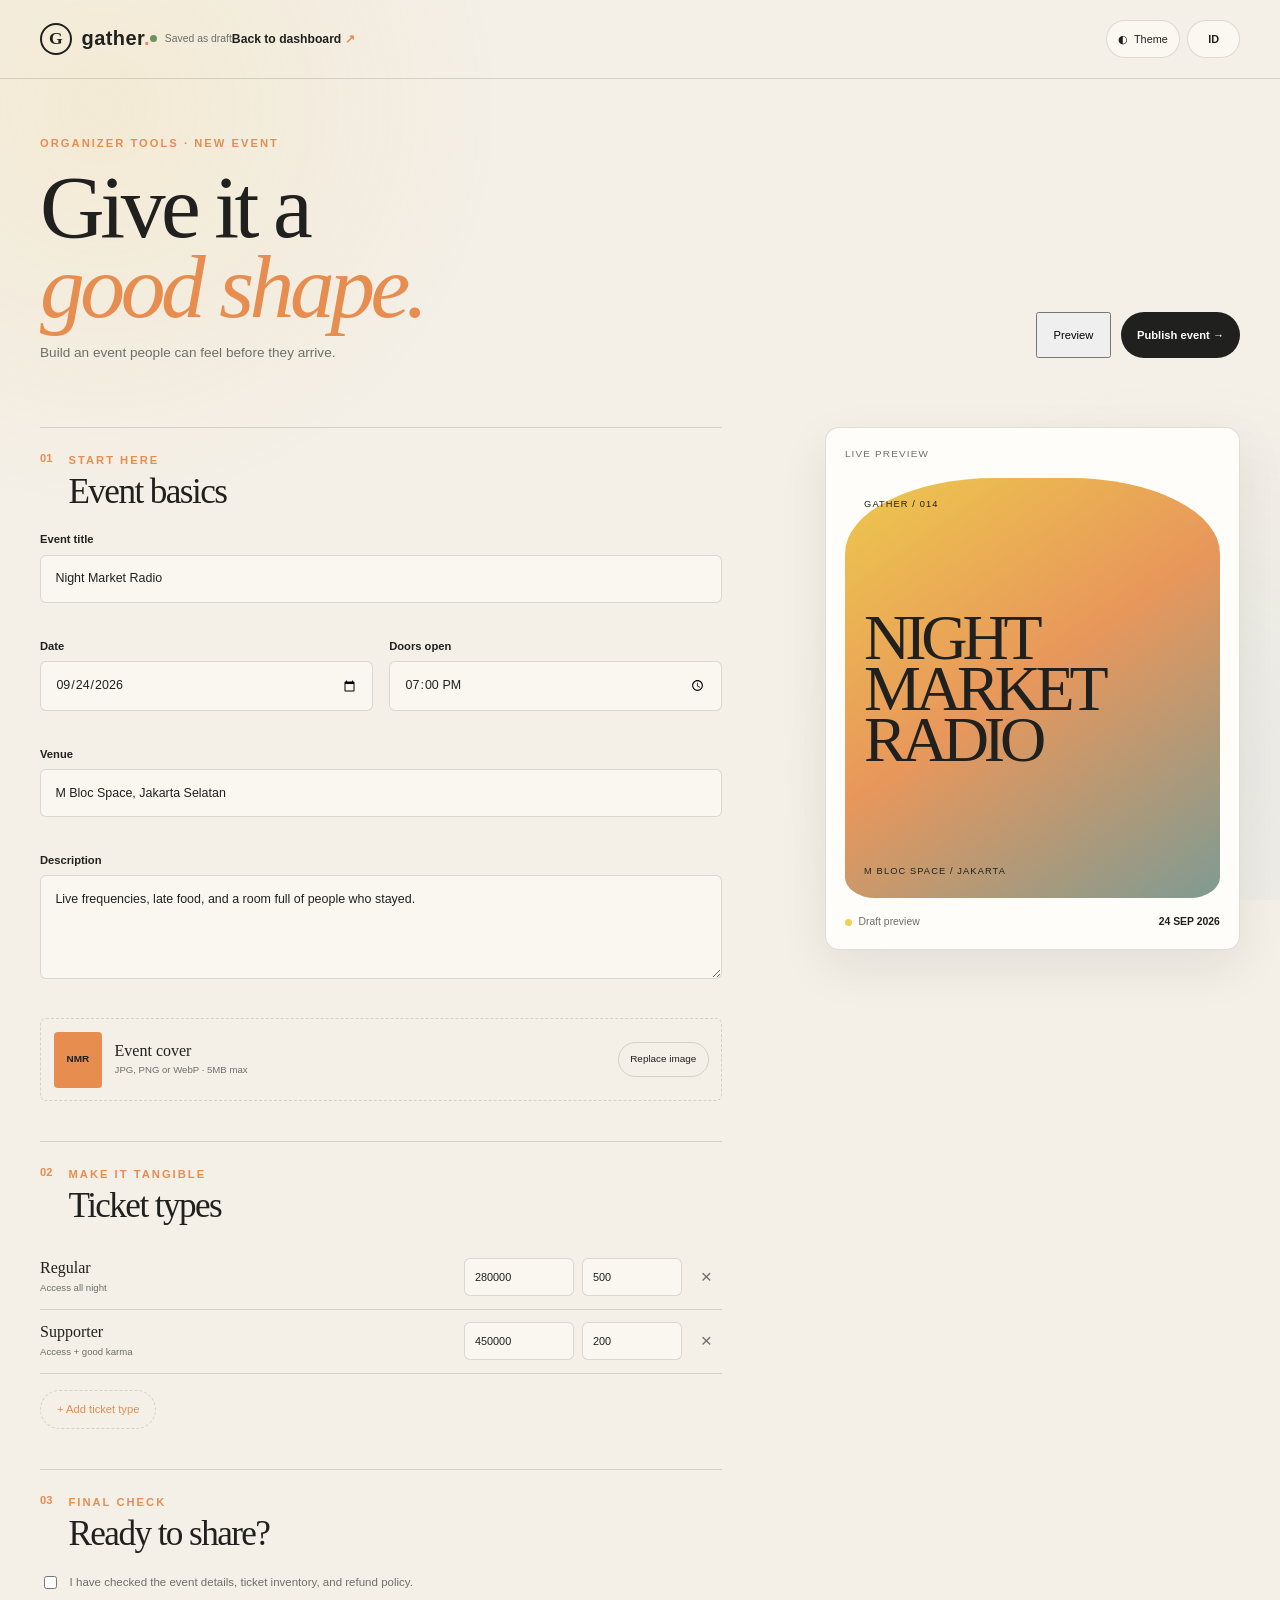
<file: design-prototype/pages/organizer-editor.html>
<!doctype html>
<html lang="en">
<head>
  <meta charset="utf-8">
  <meta name="viewport" content="width=device-width, initial-scale=1">
  <meta name="theme-color" content="#f4efe7">
  <title>Create event / Gather Prototype</title>
  <link rel="stylesheet" href="../styles/tokens.css">
  <link rel="stylesheet" href="../styles/site-enhancements.css">
  <link rel="stylesheet" href="../styles/components.css">
  <link rel="stylesheet" href="../styles/organizer-editor.css">
</head>
<body class="editor-body">
  <a class="skip-link" href="#editor-main">Skip to event editor</a>
  <header class="site-header editor-header"><a class="brand" href="../index.html" aria-label="Gather home"><span class="brand-mark" aria-hidden="true">G</span><span>gather<span class="brand-dot">.</span></span></a><div class="editor-save-state" data-save-state><i></i> Saved as draft</div><a class="text-link" href="organizer-dashboard.html">Back to dashboard <span aria-hidden="true">&#8599;</span></a></header>
  <main id="editor-main" class="editor-main section-shell">
    <section class="editor-heading"><div><p class="eyebrow">Organizer tools · New event</p><h1>Give it a<br><em>good shape.</em></h1><p>Build an event people can feel before they arrive.</p></div><div class="editor-actions"><button class="outline-button" type="button" data-preview>Preview</button><button class="button button-dark" type="button" data-publish>Publish event <span aria-hidden="true">&#8594;</span></button></div></section>
    <div class="editor-layout"><form class="event-editor-form" data-editor-form novalidate><div class="editor-step step-active" data-editor-step="basics"><div class="step-heading"><span>01</span><div><p class="eyebrow">Start here</p><h2>Event basics</h2></div></div><div class="editor-fields"><div class="form-field field-wide"><label for="event-title">Event title</label><input id="event-title" name="title" type="text" placeholder="Something people will remember" value="Night Market Radio"><small class="field-error" data-error="title"></small></div><div class="form-field"><label for="event-date">Date</label><input id="event-date" name="date" type="date" value="2026-09-24"><small class="field-error" data-error="date"></small></div><div class="form-field"><label for="event-time">Doors open</label><input id="event-time" name="time" type="time" value="19:00"><small class="field-error" data-error="time"></small></div><div class="form-field field-wide"><label for="event-venue">Venue</label><input id="event-venue" name="venue" type="text" placeholder="Where is it happening?" value="M Bloc Space, Jakarta Selatan"><small class="field-error" data-error="venue"></small></div><div class="form-field field-wide"><label for="event-description">Description</label><textarea id="event-description" name="description" rows="4" placeholder="Set the scene...">Live frequencies, late food, and a room full of people who stayed.</textarea><small class="field-error" data-error="description"></small></div></div><div class="image-upload"><div class="upload-art">NMR</div><div><strong>Event cover</strong><span>JPG, PNG or WebP · 5MB max</span></div><button type="button" data-upload>Replace image</button></div></div><div class="editor-step" data-editor-step="tickets"><div class="step-heading"><span>02</span><div><p class="eyebrow">Make it tangible</p><h2>Ticket types</h2></div></div><div class="ticket-type-list"><div class="editor-ticket-row"><div><strong>Regular</strong><span>Access all night</span></div><input type="number" value="280000" aria-label="Regular price"><input type="number" value="500" aria-label="Regular quantity"><button type="button" data-toast="Ticket type removed" aria-label="Remove Regular ticket type">×</button></div><div class="editor-ticket-row"><div><strong>Supporter</strong><span>Access + good karma</span></div><input type="number" value="450000" aria-label="Supporter price"><input type="number" value="200" aria-label="Supporter quantity"><button type="button" data-toast="Ticket type removed" aria-label="Remove Supporter ticket type">×</button></div></div><button class="add-ticket-button" type="button" data-add-ticket>+ Add ticket type</button></div><div class="editor-step" data-editor-step="publish"><div class="step-heading"><span>03</span><div><p class="eyebrow">Final check</p><h2>Ready to share?</h2></div></div><label class="check-row"><input type="checkbox" data-confirm><span>I have checked the event details, ticket inventory, and refund policy.</span></label><div class="publish-warning" data-publish-warning hidden>Check the confirmation box before publishing.</div></div><p class="editor-form-status" role="status" data-editor-status></p></form><aside class="editor-preview"><div class="preview-label">Live preview</div><div class="preview-poster"><span>GATHER / 014</span><strong data-preview-title>NIGHT<br>MARKET<br>RADIO</strong><small>M BLOC SPACE / JAKARTA</small></div><div class="preview-copy"><span class="status-dot"></span> Draft preview <strong data-preview-date>24 SEP 2026</strong></div></aside></div>
  </main>
  <div class="toast" role="status" aria-live="polite" data-toast-region></div>
  <script type="module" src="../scripts/organizer-editor.js"></script>
  <script type="module" src="../scripts/site-enhancements.js"></script>
</body>
</html>
</file>
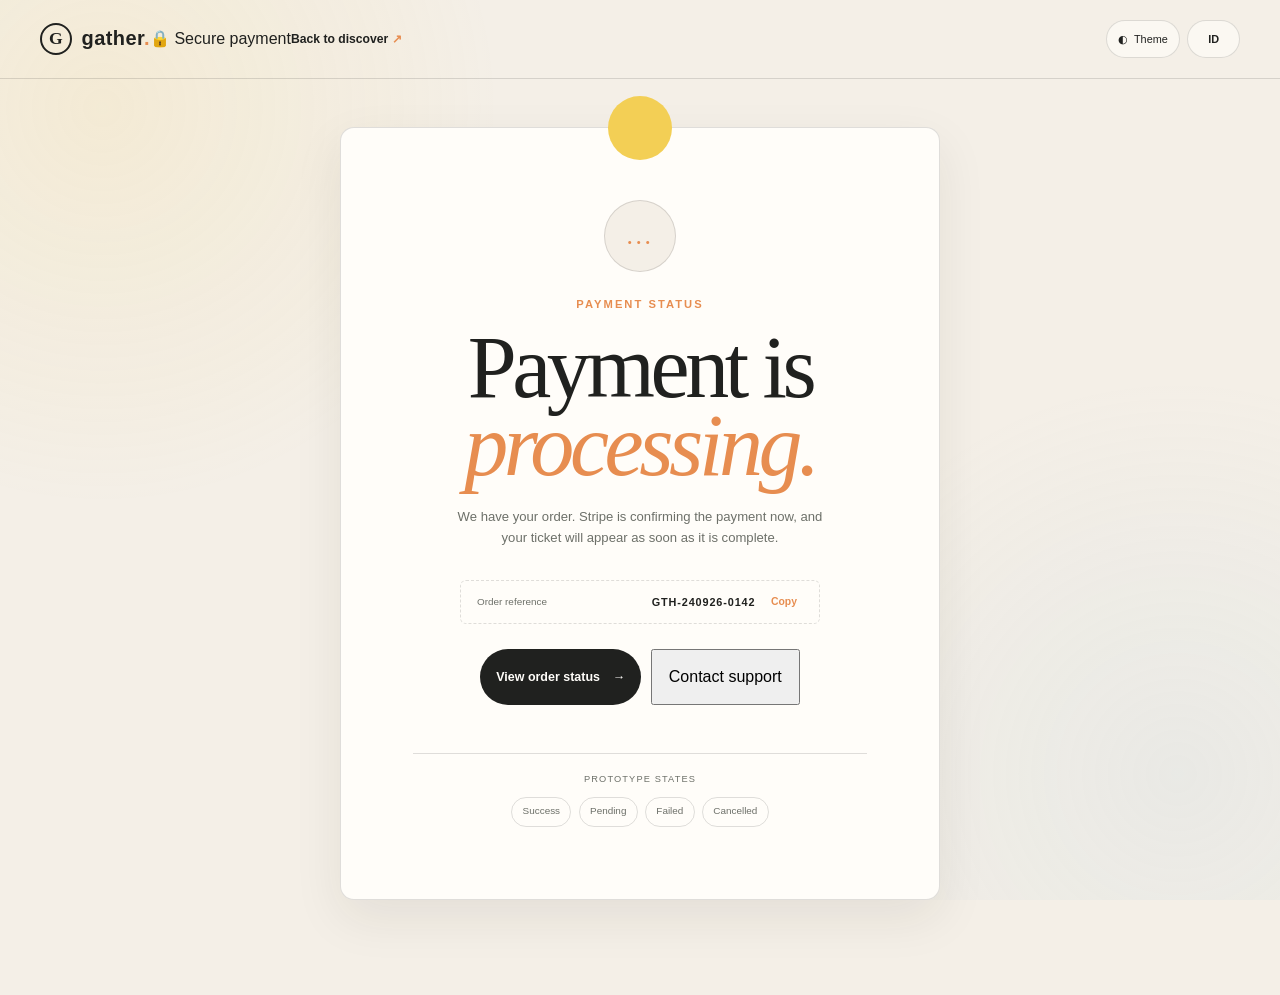
<file: design-prototype/pages/payment-result.html>
<!doctype html>
<html lang="en">
<head>
  <meta charset="utf-8">
  <meta name="viewport" content="width=device-width, initial-scale=1">
  <meta name="theme-color" content="#f4efe7">
  <title>Payment result / Gather Prototype</title>
  <link rel="stylesheet" href="../styles/tokens.css">
  <link rel="stylesheet" href="../styles/site-enhancements.css">
  <link rel="stylesheet" href="../styles/components.css">
  <link rel="stylesheet" href="../styles/payment-result.css">
</head>
<body class="payment-body">
  <a class="skip-link" href="#payment-main">Skip to payment result</a>
  <header class="site-header payment-header"><a class="brand" href="../index.html" aria-label="Gather home"><span class="brand-mark" aria-hidden="true">G</span><span>gather<span class="brand-dot">.</span></span></a><span class="checkout-secure">&#128274; Secure payment</span><a class="text-link" href="events.html">Back to discover <span aria-hidden="true">&#8599;</span></a></header>
  <main id="payment-main" class="payment-main">
    <section class="payment-card" data-payment-state="pending">
      <div class="result-symbol" data-result-symbol aria-hidden="true">...</div>
      <p class="eyebrow" data-result-eyebrow>Payment status</p>
      <h1 data-result-title>Payment is<br><em>processing.</em></h1>
      <p class="result-copy" data-result-copy>We have your order. Stripe is confirming the payment now, and your ticket will appear as soon as it is complete.</p>
      <div class="order-reference"><span>Order reference</span><strong>GTH-240926-0142</strong><button type="button" data-copy-reference aria-label="Copy order reference">Copy</button></div>
      <div class="result-actions"><button class="button button-dark" type="button" data-primary-action>View order status <span aria-hidden="true">&#8594;</span></button><button class="outline-button" type="button" data-toast="Support request preview">Contact support</button></div>
      <div class="result-preview"><span class="preview-label">Prototype states</span><button type="button" data-preview-state="success">Success</button><button type="button" data-preview-state="pending">Pending</button><button type="button" data-preview-state="failed">Failed</button><button type="button" data-preview-state="cancelled">Cancelled</button></div>
    </section>
  </main>
  <div class="toast" role="status" aria-live="polite" data-toast-region></div>
  <script type="module" src="../scripts/payment-result.js"></script>
  <script type="module" src="../scripts/site-enhancements.js"></script>
</body>
</html>
</file>
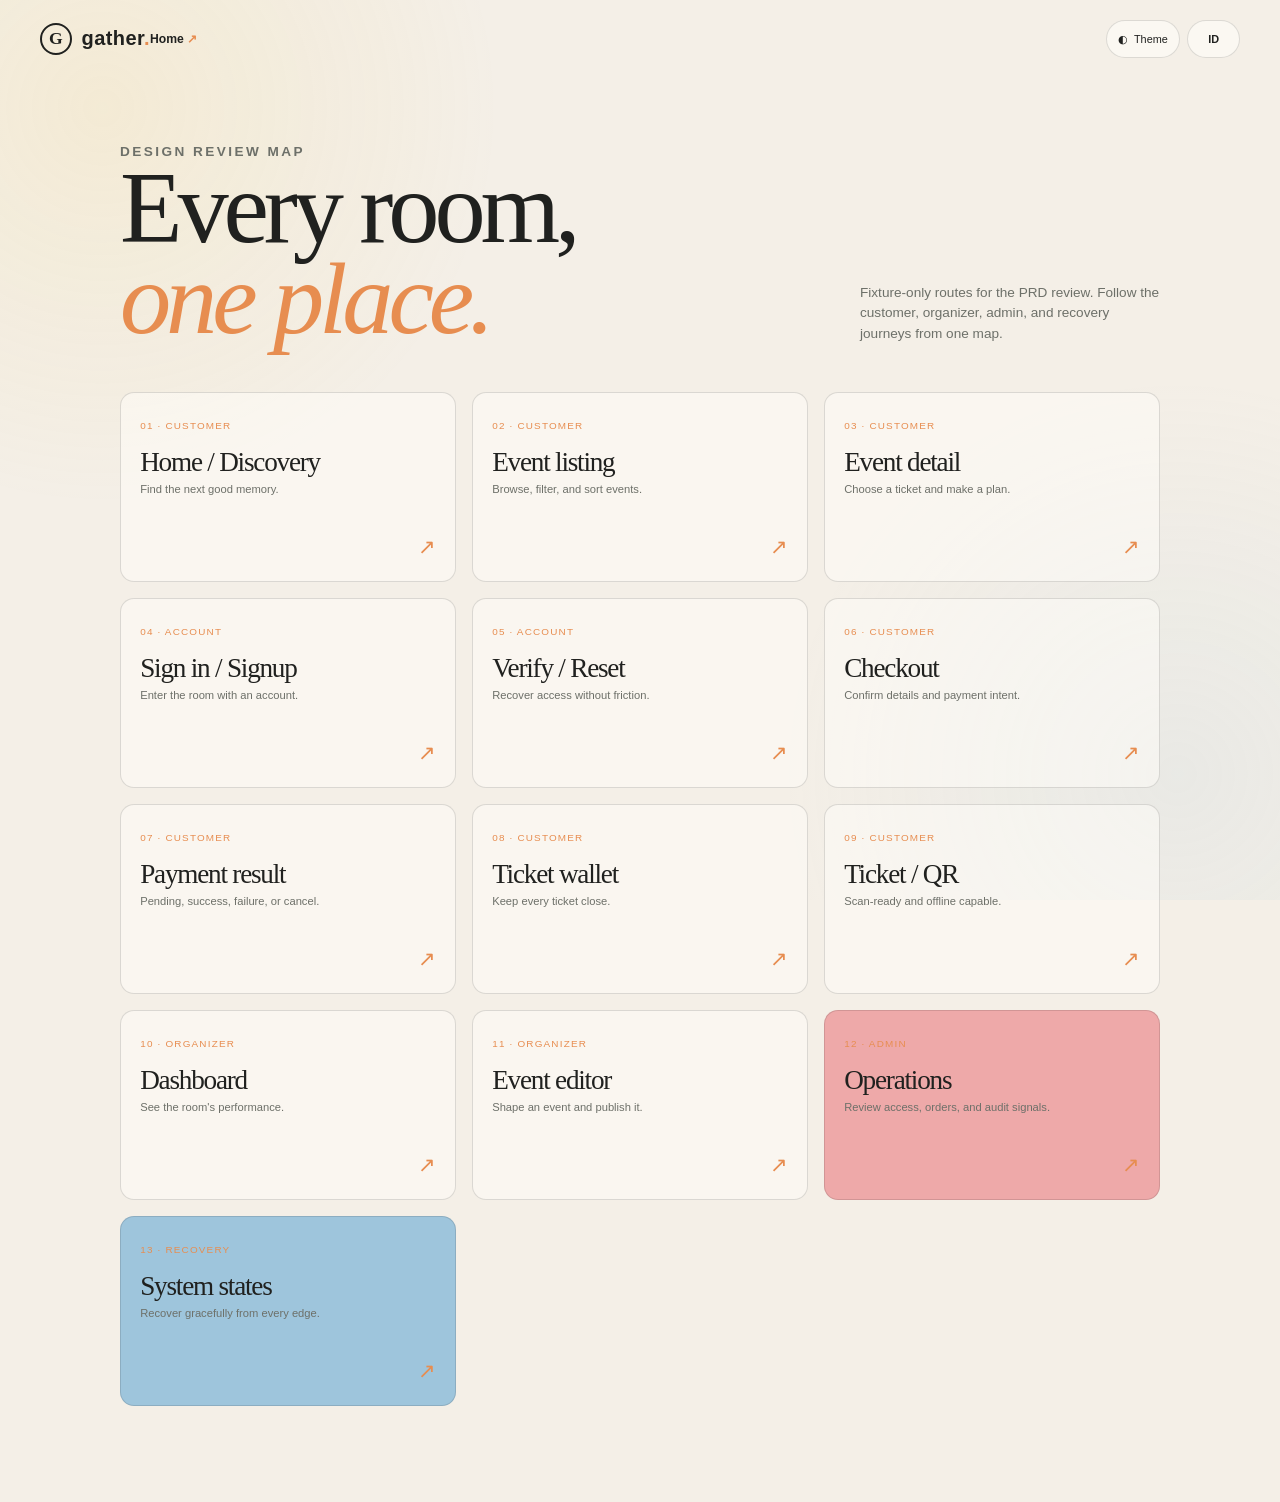
<file: design-prototype/pages/prototype-hub.html>
<!doctype html>
<html lang="en">
<head>
  <meta charset="utf-8">
  <meta name="viewport" content="width=device-width, initial-scale=1">
  <meta name="theme-color" content="#f4efe7">
  <title>Prototype map / Gather</title>
  <link rel="stylesheet" href="../styles/tokens.css">
  <link rel="stylesheet" href="../styles/site-enhancements.css">
  <link rel="stylesheet" href="../styles/components.css">
  <style>
    .hub-main { max-width: 1120px; margin: 0 auto; padding: 4rem 2.5rem 6rem; }
    .hub-heading { display: flex; align-items: end; justify-content: space-between; gap: 2rem; margin-bottom: 3rem; }
    .hub-heading h1 { margin-bottom: 0; font-size: clamp(3.5rem, 8vw, 7rem); } .hub-heading h1 em { color: var(--orange); } .hub-heading p { max-width: 300px; margin: 0; color: var(--muted); font-size: .85rem; }
    .hub-grid { display: grid; grid-template-columns: repeat(3, 1fr); gap: 1rem; }
    .hub-card { display: flex; min-height: 190px; flex-direction: column; justify-content: space-between; padding: 1.2rem; border: 1px solid var(--line); border-radius: var(--radius-md); background: rgba(255,253,249,.5); text-decoration: none; transition: transform .3s var(--ease-out), box-shadow .3s ease; } .hub-card:hover { transform: translateY(-5px); box-shadow: var(--shadow-soft); } .hub-card small { color: var(--orange); font-size: .62rem; letter-spacing: .12em; text-transform: uppercase; } .hub-card h2 { margin: .8rem 0 .3rem; font-size: 1.7rem; } .hub-card p { margin: 0; color: var(--muted); font-size: .7rem; } .hub-arrow { align-self: end; color: var(--orange); font-size: 1.3rem; } .hub-card-admin { background: var(--pink); } .hub-card-system { background: var(--blue); }
    @media (max-width: 720px) { .hub-main { padding: 2.5rem 1.1rem 4rem; } .hub-heading { display: block; } .hub-heading p { margin-top: 1rem; } .hub-grid { grid-template-columns: 1fr 1fr; } } @media (max-width: 480px) { .hub-grid { grid-template-columns: 1fr; } }
  </style>
</head>
<body>
  <a class="skip-link" href="#hub-main">Skip to prototype map</a>
  <header class="site-header"><a class="brand" href="../index.html" aria-label="Gather home"><span class="brand-mark" aria-hidden="true">G</span><span>gather<span class="brand-dot">.</span></span></a><a class="text-link" href="../index.html">Home <span aria-hidden="true">&#8599;</span></a></header>
  <main id="hub-main" class="hub-main"><section class="hub-heading"><div><p class="eyebrow">Design review map</p><h1>Every room,<br><em>one place.</em></h1></div><p>Fixture-only routes for the PRD review. Follow the customer, organizer, admin, and recovery journeys from one map.</p></section><section class="hub-grid" aria-label="Prototype pages"><a class="hub-card" href="../index.html"><div><small>01 · Customer</small><h2>Home / Discovery</h2><p>Find the next good memory.</p></div><span class="hub-arrow">↗</span></a><a class="hub-card" href="events.html"><div><small>02 · Customer</small><h2>Event listing</h2><p>Browse, filter, and sort events.</p></div><span class="hub-arrow">↗</span></a><a class="hub-card" href="event-detail.html"><div><small>03 · Customer</small><h2>Event detail</h2><p>Choose a ticket and make a plan.</p></div><span class="hub-arrow">↗</span></a><a class="hub-card" href="auth.html"><div><small>04 · Account</small><h2>Sign in / Signup</h2><p>Enter the room with an account.</p></div><span class="hub-arrow">↗</span></a><a class="hub-card" href="auth-status.html"><div><small>05 · Account</small><h2>Verify / Reset</h2><p>Recover access without friction.</p></div><span class="hub-arrow">↗</span></a><a class="hub-card" href="checkout.html"><div><small>06 · Customer</small><h2>Checkout</h2><p>Confirm details and payment intent.</p></div><span class="hub-arrow">↗</span></a><a class="hub-card" href="payment-result.html?state=pending"><div><small>07 · Customer</small><h2>Payment result</h2><p>Pending, success, failure, or cancel.</p></div><span class="hub-arrow">↗</span></a><a class="hub-card" href="ticket-wallet.html"><div><small>08 · Customer</small><h2>Ticket wallet</h2><p>Keep every ticket close.</p></div><span class="hub-arrow">↗</span></a><a class="hub-card" href="ticket-detail.html"><div><small>09 · Customer</small><h2>Ticket / QR</h2><p>Scan-ready and offline capable.</p></div><span class="hub-arrow">↗</span></a><a class="hub-card" href="organizer-dashboard.html"><div><small>10 · Organizer</small><h2>Dashboard</h2><p>See the room's performance.</p></div><span class="hub-arrow">↗</span></a><a class="hub-card" href="organizer-editor.html"><div><small>11 · Organizer</small><h2>Event editor</h2><p>Shape an event and publish it.</p></div><span class="hub-arrow">↗</span></a><a class="hub-card hub-card-admin" href="admin-operations.html"><div><small>12 · Admin</small><h2>Operations</h2><p>Review access, orders, and audit signals.</p></div><span class="hub-arrow">↗</span></a><a class="hub-card hub-card-system" href="system-states.html"><div><small>13 · Recovery</small><h2>System states</h2><p>Recover gracefully from every edge.</p></div><span class="hub-arrow">↗</span></a></section></main>
</body>
  <script type="module" src="../scripts/site-enhancements.js"></script>
</html>
</file>
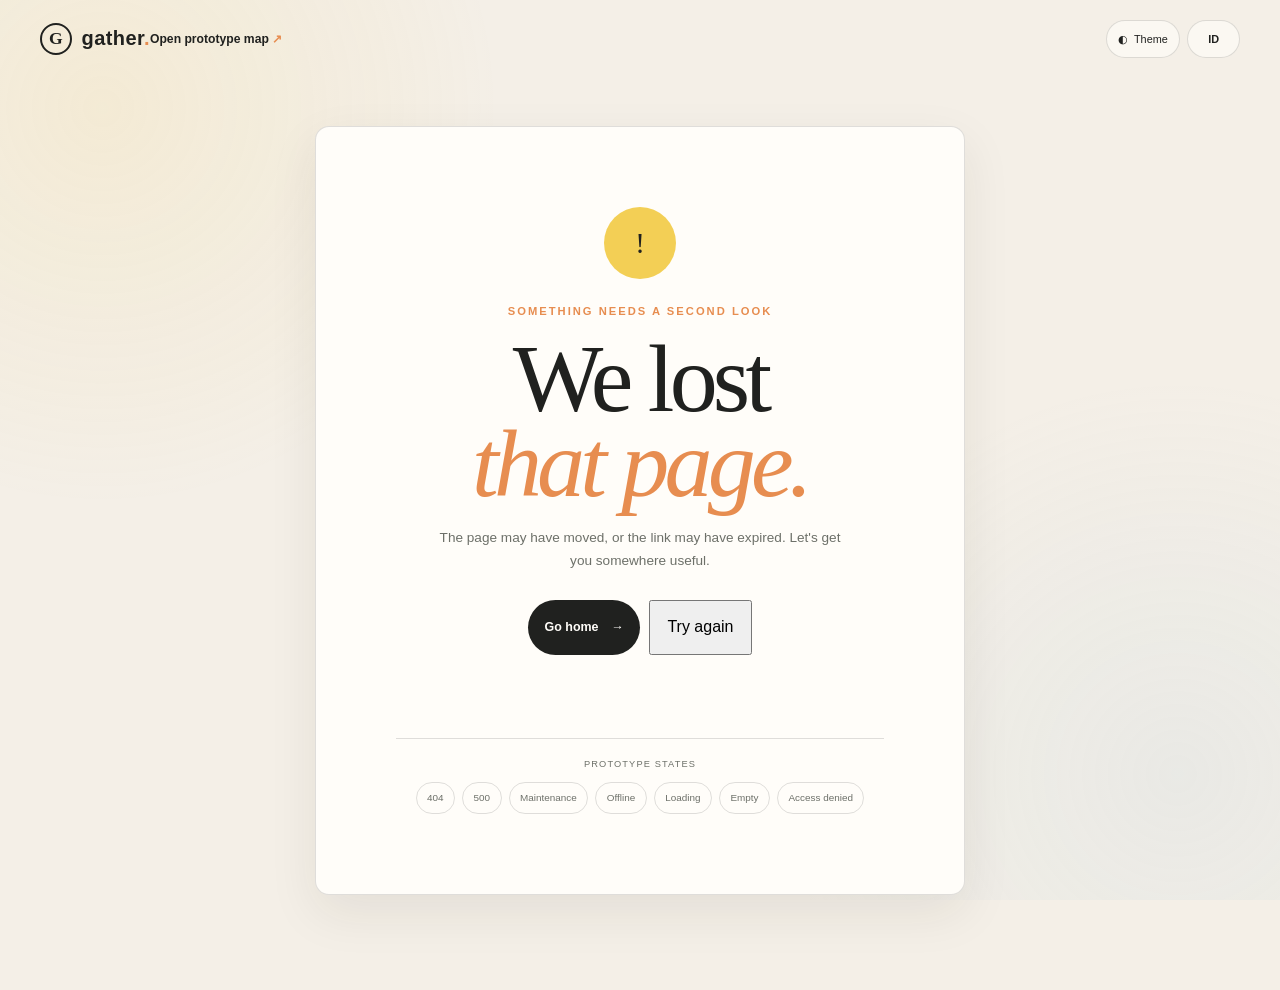
<file: design-prototype/pages/system-states.html>
<!doctype html>
<html lang="en">
<head>
  <meta charset="utf-8">
  <meta name="viewport" content="width=device-width, initial-scale=1">
  <meta name="theme-color" content="#f4efe7">
  <title>System states / Gather Prototype</title>
  <link rel="stylesheet" href="../styles/tokens.css">
  <link rel="stylesheet" href="../styles/site-enhancements.css">
  <link rel="stylesheet" href="../styles/components.css">
  <link rel="stylesheet" href="../styles/system-states.css">
</head>
<body class="system-body">
  <a class="skip-link" href="#system-main">Skip to system state</a>
  <header class="site-header"><a class="brand" href="../index.html" aria-label="Gather home"><span class="brand-mark" aria-hidden="true">G</span><span>gather<span class="brand-dot">.</span></span></a><a class="text-link" href="prototype-hub.html">Open prototype map <span aria-hidden="true">&#8599;</span></a></header>
  <main id="system-main" class="system-main">
    <section class="system-card" aria-labelledby="system-title">
      <div class="system-symbol" data-system-symbol aria-hidden="true">!</div>
      <p class="eyebrow" data-system-eyebrow>Something needs a second look</p>
      <h1 id="system-title" data-system-title>We lost<br><em>that page.</em></h1>
      <p class="system-copy" data-system-copy>The page may have moved, or the link may have expired. Let's get you somewhere useful.</p>
      <div class="system-actions"><button class="button button-dark" type="button" data-system-primary>Go home <span aria-hidden="true">&#8594;</span></button><button class="outline-button" type="button" data-system-secondary>Try again</button></div>
      <p class="system-feedback" role="status" aria-live="polite" data-system-feedback></p>
      <div class="state-preview" role="group" aria-label="System state preview"><span class="preview-label">Prototype states</span><button type="button" data-system-state="404">404</button><button type="button" data-system-state="500">500</button><button type="button" data-system-state="maintenance">Maintenance</button><button type="button" data-system-state="offline">Offline</button><button type="button" data-system-state="loading">Loading</button><button type="button" data-system-state="empty">Empty</button><button type="button" data-system-state="denied">Access denied</button></div>
    </section>
  </main>
  <div class="toast" role="status" aria-live="polite" data-toast-region></div>
  <script type="module" src="../scripts/system-states.js"></script>
  <script type="module" src="../scripts/site-enhancements.js"></script>
</body>
</html>
</file>
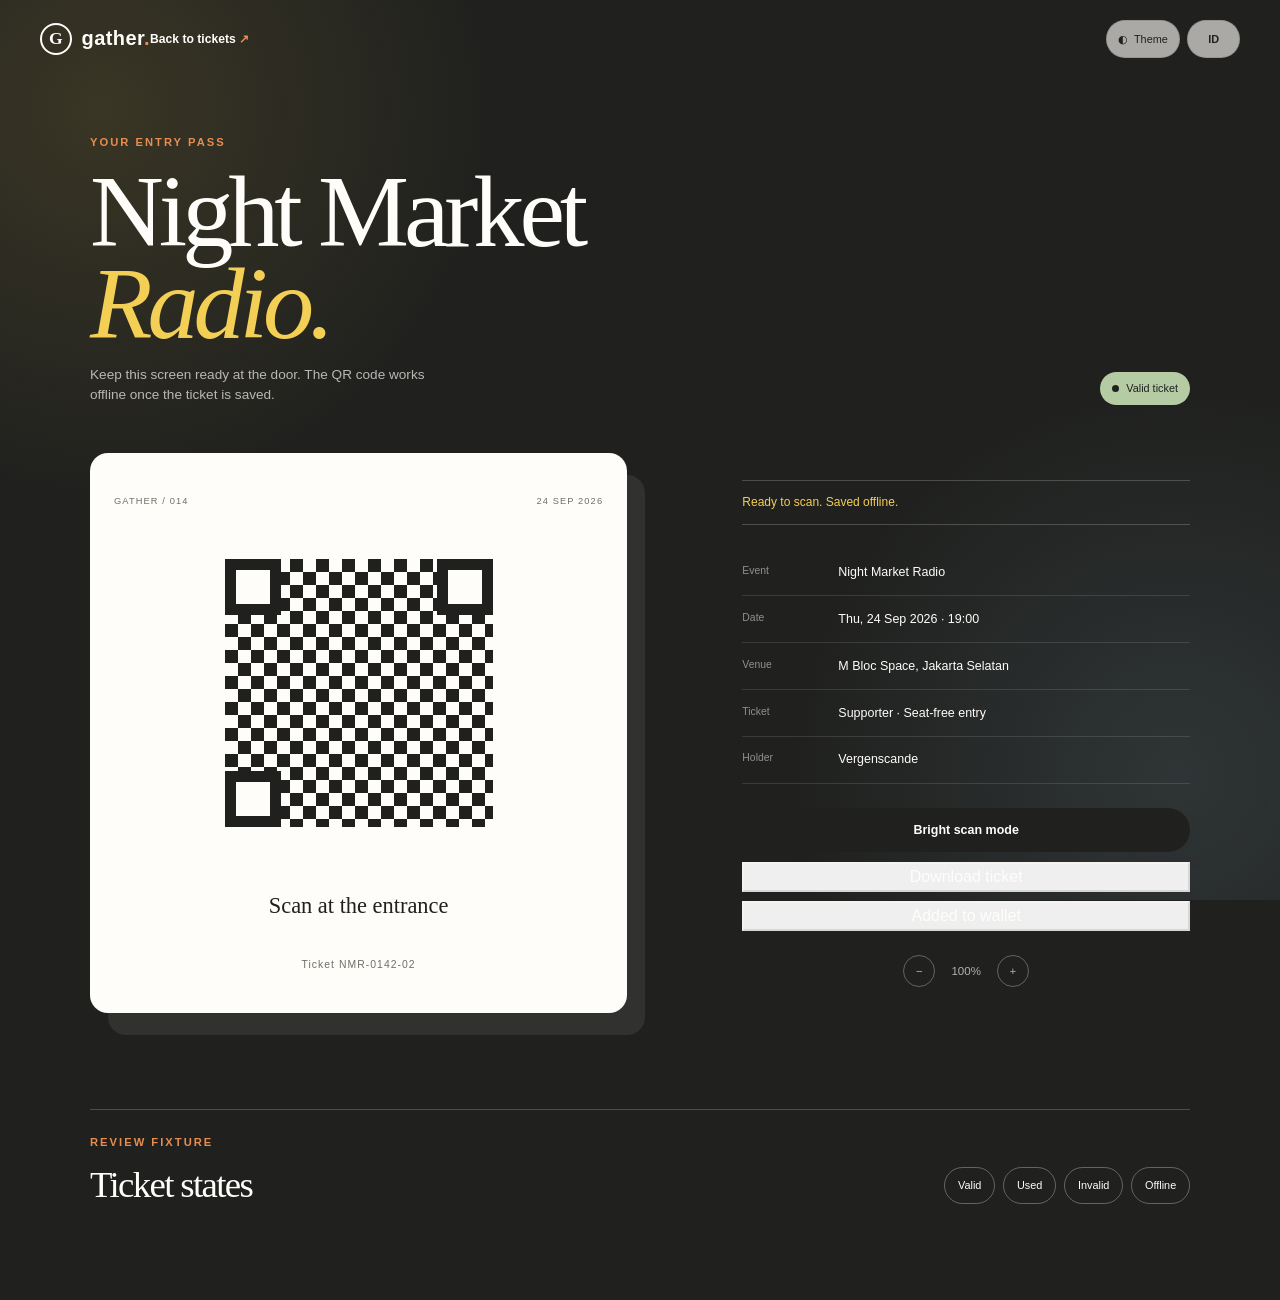
<file: design-prototype/pages/ticket-detail.html>
<!doctype html>
<html lang="en">
<head>
  <meta charset="utf-8">
  <meta name="viewport" content="width=device-width, initial-scale=1">
  <meta name="theme-color" content="#20211f">
  <title>Ticket detail / Gather Prototype</title>
  <link rel="stylesheet" href="../styles/tokens.css">
  <link rel="stylesheet" href="../styles/site-enhancements.css">
  <link rel="stylesheet" href="../styles/components.css">
  <link rel="stylesheet" href="../styles/ticket-detail.css">
</head>
<body class="ticket-detail-body">
  <a class="skip-link" href="#ticket-detail-main">Skip to ticket</a>
  <header class="site-header ticket-detail-header">
    <a class="brand" href="../index.html" aria-label="Gather home"><span class="brand-mark" aria-hidden="true">G</span><span>gather<span class="brand-dot">.</span></span></a>
    <a class="text-link" href="ticket-wallet.html">Back to tickets <span aria-hidden="true">&#8599;</span></a>
  </header>
  <main id="ticket-detail-main" class="ticket-detail-main">
    <section class="ticket-detail-heading" aria-labelledby="ticket-title">
      <div><p class="eyebrow">Your entry pass</p><h1 id="ticket-title">Night Market<br><em>Radio.</em></h1><p class="ticket-intro">Keep this screen ready at the door. The QR code works offline once the ticket is saved.</p></div>
      <span class="ticket-state ticket-state-valid" data-ticket-state-label><i></i> Valid ticket</span>
    </section>
    <section class="ticket-scan-layout">
      <div class="scan-surface" data-scan-surface>
        <div class="scan-topline"><span>GATHER / 014</span><span>24 SEP 2026</span></div>
        <div class="qr-frame" data-qr-frame aria-label="Ticket QR code preview" role="img">
          <div class="qr-pattern" aria-hidden="true"></div>
          <span class="qr-corner qr-corner-top-left" aria-hidden="true"></span><span class="qr-corner qr-corner-top-right" aria-hidden="true"></span><span class="qr-corner qr-corner-bottom-left" aria-hidden="true"></span>
        </div>
        <p class="scan-caption">Scan at the entrance</p>
        <p class="scan-reference">Ticket NMR-0142-02</p>
      </div>
      <aside class="ticket-facts" aria-label="Ticket information">
        <div class="fact-status" role="status" aria-live="polite" data-ticket-status>Ready to scan. Saved offline.</div>
        <dl><div><dt>Event</dt><dd>Night Market Radio</dd></div><div><dt>Date</dt><dd>Thu, 24 Sep 2026 · 19:00</dd></div><div><dt>Venue</dt><dd>M Bloc Space, Jakarta Selatan</dd></div><div><dt>Ticket</dt><dd>Supporter · Seat-free entry</dd></div><div><dt>Holder</dt><dd>Vergenscande</dd></div></dl>
        <div class="ticket-actions"><button class="button button-dark" type="button" data-brightness aria-pressed="false">Bright scan mode</button><button class="outline-button" type="button" data-download>Download ticket</button><button class="outline-button" type="button" data-wallet>Added to wallet</button></div>
        <div class="ticket-preview-controls" role="group" aria-label="Ticket preview controls"><button type="button" data-zoom="out" aria-label="Zoom out">−</button><span data-zoom-value>100%</span><button type="button" data-zoom="in" aria-label="Zoom in">+</button></div>
      </aside>
    </section>
    <section class="ticket-state-preview" aria-labelledby="state-preview-title"><div><p class="eyebrow">Review fixture</p><h2 id="state-preview-title">Ticket states</h2></div><div class="state-buttons"><button type="button" data-preview-state="valid">Valid</button><button type="button" data-preview-state="used">Used</button><button type="button" data-preview-state="invalid">Invalid</button><button type="button" data-preview-state="offline">Offline</button></div></section>
  </main>
  <div class="toast" role="status" aria-live="polite" data-toast-region></div>
  <script type="module" src="../scripts/ticket-detail.js"></script>
  <script type="module" src="../scripts/site-enhancements.js"></script>
</body>
</html>
</file>
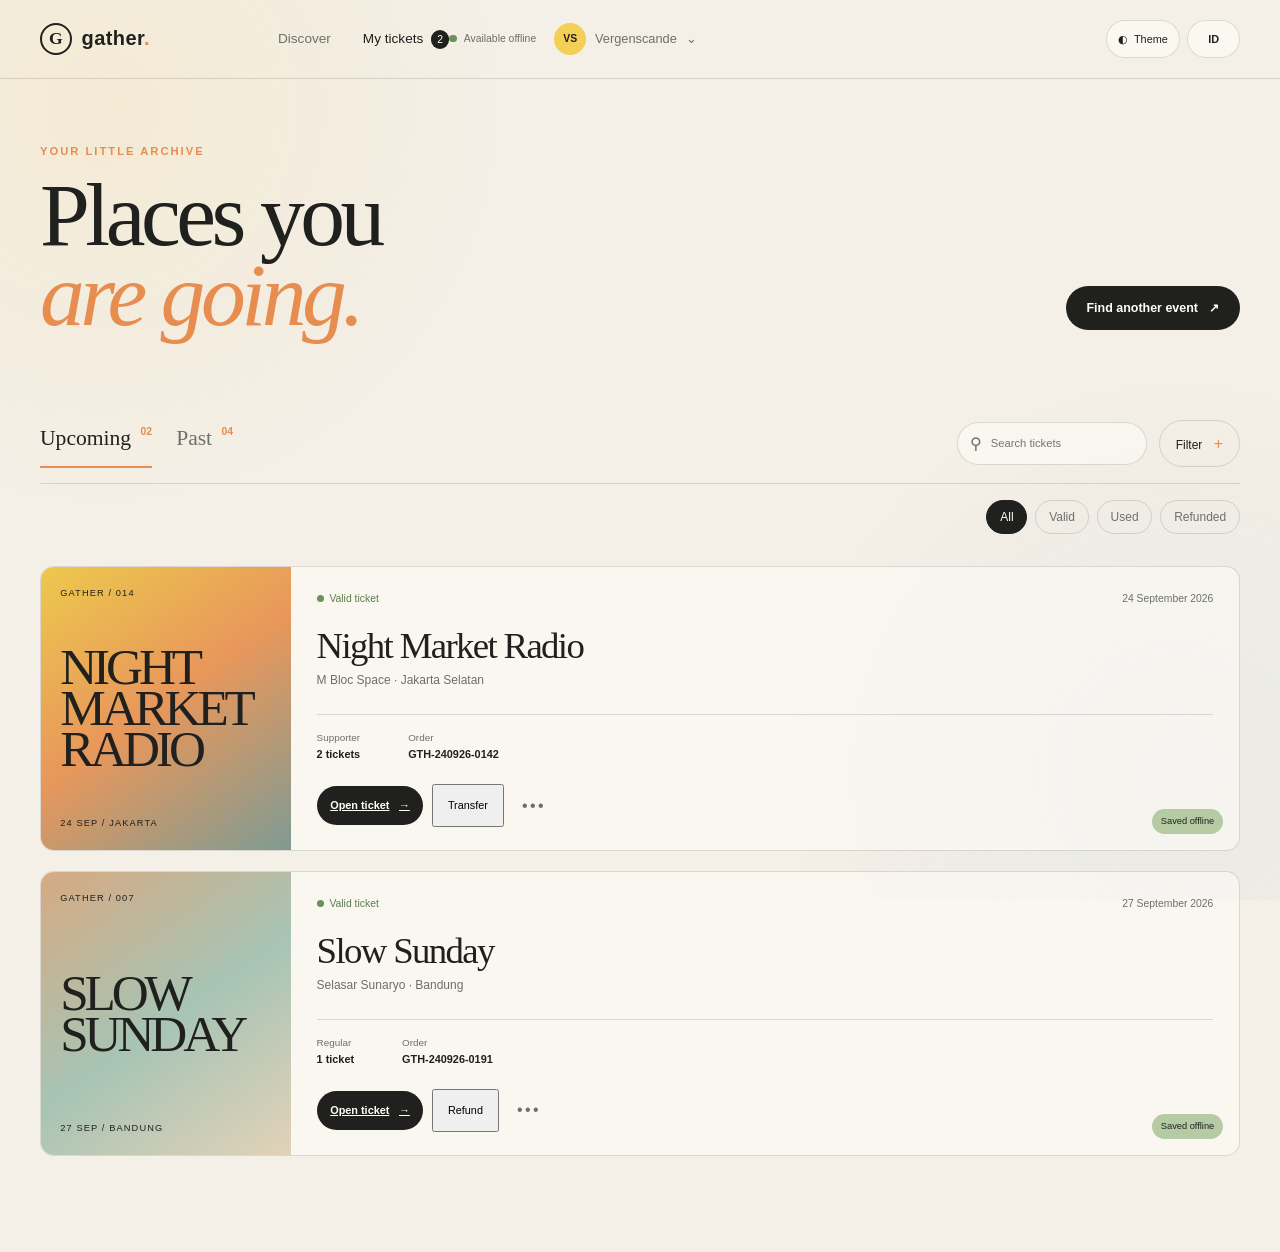
<file: design-prototype/pages/ticket-wallet.html>
<!doctype html>
<html lang="en">
<head>
  <meta charset="utf-8">
  <meta name="viewport" content="width=device-width, initial-scale=1">
  <meta name="theme-color" content="#f4efe7">
  <title>My tickets / Gather Prototype</title>
  <link rel="stylesheet" href="../styles/tokens.css">
  <link rel="stylesheet" href="../styles/site-enhancements.css">
  <link rel="stylesheet" href="../styles/components.css">
  <link rel="stylesheet" href="../styles/ticket-wallet.css">
</head>
<body class="wallet-body">
  <a class="skip-link" href="#wallet-main">Skip to tickets</a>
  <header class="site-header wallet-header"><a class="brand" href="../index.html" aria-label="Gather home"><span class="brand-mark" aria-hidden="true">G</span><span>gather<span class="brand-dot">.</span></span></a><nav class="desktop-nav" aria-label="Primary navigation"><a class="nav-link" href="events.html">Discover</a><a class="nav-link nav-link-active" href="ticket-wallet.html">My tickets <span class="nav-count">2</span></a></nav><div class="header-actions"><span class="offline-status"><i></i> Available offline</span><button class="profile-button" type="button" data-toast="Profile menu preview"><span class="avatar">VS</span><span class="profile-name">Vergenscande</span><span aria-hidden="true">&#8964;</span></button><button class="menu-button" type="button" data-toast="Menu preview opened" aria-label="Open menu">&#9776;</button></div></header>
  <main id="wallet-main" class="wallet-main section-shell">
    <section class="wallet-heading" data-reveal><div><p class="eyebrow">Your little archive</p><h1>Places you<br><em>are going.</em></h1></div><button class="button button-dark" type="button" data-toast="Discover events preview">Find another event <span aria-hidden="true">&#8599;</span></button></section>
    <section class="wallet-toolbar" data-reveal><div class="wallet-tabs" role="tablist" aria-label="Ticket history"><button class="wallet-tab wallet-tab-active" type="button" role="tab" aria-selected="true" data-wallet-tab="upcoming">Upcoming <span>02</span></button><button class="wallet-tab" type="button" role="tab" aria-selected="false" data-wallet-tab="past">Past <span>04</span></button></div><div class="wallet-tools"><label class="wallet-search"><span aria-hidden="true">&#9906;</span><span class="sr-only">Search tickets</span><input type="search" data-ticket-search placeholder="Search tickets"></label><button class="filter-trigger" type="button" data-filter-toggle aria-expanded="false">Filter <span>+</span></button></div></section>
    <div class="filter-panel wallet-filters" data-filter-panel hidden><button class="filter-chip chip-active" type="button" data-ticket-filter="all">All</button><button class="filter-chip" type="button" data-ticket-filter="valid">Valid</button><button class="filter-chip" type="button" data-ticket-filter="used">Used</button><button class="filter-chip" type="button" data-ticket-filter="refunded">Refunded</button></div>
    <section class="ticket-list" data-ticket-list aria-live="polite">
      <article class="wallet-ticket" data-ticket-item data-ticket-status="valid" data-ticket-tab="upcoming" data-ticket-search="night market radio jakarta music valid">
        <div class="wallet-ticket-art art-radio"><span>GATHER / 014</span><strong>NIGHT<br>MARKET<br>RADIO</strong><small>24 SEP / JAKARTA</small></div><div class="wallet-ticket-info"><div class="ticket-status-line"><span class="ticket-status status-valid"><i></i> Valid ticket</span><span class="ticket-date">24 September 2026</span></div><h2>Night Market Radio</h2><p>M Bloc Space · Jakarta Selatan</p><div class="ticket-meta"><span>Supporter<br><b>2 tickets</b></span><span>Order<br><b>GTH-240926-0142</b></span></div><div class="ticket-actions"><a class="button button-dark" href="ticket-detail.html">Open ticket <span aria-hidden="true">&#8594;</span></a><button class="outline-button" type="button" data-toast="Transfer flow preview">Transfer</button><button class="icon-action" type="button" data-toast="More ticket actions" aria-label="More ticket actions">•••</button></div></div><div class="offline-badge">Saved offline</div>
      </article>
      <article class="wallet-ticket" data-ticket-item data-ticket-status="valid" data-ticket-tab="upcoming" data-ticket-search="slow sunday bandung workshop valid">
        <div class="wallet-ticket-art art-workshop"><span>GATHER / 007</span><strong>SLOW<br>SUNDAY</strong><small>27 SEP / BANDUNG</small></div><div class="wallet-ticket-info"><div class="ticket-status-line"><span class="ticket-status status-valid"><i></i> Valid ticket</span><span class="ticket-date">27 September 2026</span></div><h2>Slow Sunday</h2><p>Selasar Sunaryo · Bandung</p><div class="ticket-meta"><span>Regular<br><b>1 ticket</b></span><span>Order<br><b>GTH-240926-0191</b></span></div><div class="ticket-actions"><a class="button button-dark" href="ticket-detail.html">Open ticket <span aria-hidden="true">&#8594;</span></a><button class="outline-button" type="button" data-toast="Refund request preview">Refund</button><button class="icon-action" type="button" data-toast="More ticket actions" aria-label="More ticket actions">•••</button></div></div><div class="offline-badge">Saved offline</div>
      </article>
      <article class="wallet-ticket wallet-ticket-past" data-ticket-item data-ticket-status="used" data-ticket-tab="past" data-ticket-search="after hours surabaya music used" hidden>
        <div class="wallet-ticket-art art-jazz"><span>GATHER / 022</span><strong>AFTER<br>HOURS</strong><small>02 SEP / SURABAYA</small></div><div class="wallet-ticket-info"><div class="ticket-status-line"><span class="ticket-status status-used"><i></i> Used</span><span class="ticket-date">02 September 2026</span></div><h2>After Hours</h2><p>De Majestic · Surabaya</p><div class="ticket-meta"><span>Regular<br><b>1 ticket</b></span><span>Order<br><b>GTH-240902-0074</b></span></div><div class="ticket-actions"><a class="outline-button" href="ticket-detail.html">View details <span aria-hidden="true">&#8594;</span></a><button class="icon-action" type="button" data-toast="More ticket actions" aria-label="More ticket actions">•••</button></div></div>
      </article>
    </section>
    <p class="empty-state" data-empty-state hidden>No tickets match your current view.</p>
  </main>
  <div class="toast" role="status" aria-live="polite" data-toast-region></div>
  <script type="module" src="../scripts/ticket-wallet.js"></script>
  <script type="module" src="../scripts/site-enhancements.js"></script>
</body>
</html>
</file>
<file: design-prototype/styles/tokens.css>
:root {
  --ink: #20211f;
  --muted: #6d7069;
  --paper: #f4efe7;
  --paper-deep: #e9e1d6;
  --white: #fffdf9;
  --line: rgba(32, 33, 31, .14);
  --yellow: #f3cf55;
  --blue: #9ec5dc;
  --pink: #eea9a9;
  --green: #b4cba4;
  --orange: #e78d50;
  --serif: Georgia, 'Times New Roman', serif;
  --sans: 'Trebuchet MS', 'Segoe UI', sans-serif;
  --space-1: .5rem;
  --space-2: .75rem;
  --space-3: 1rem;
  --space-4: 1.5rem;
  --space-5: 2rem;
  --space-6: 3rem;
  --space-7: 5rem;
  --shadow-soft: 0 18px 50px rgba(32, 33, 31, .08);
  --radius-sm: 6px;
  --radius-md: 14px;
  --radius-pill: 999px;
  --ease-out: cubic-bezier(.2, .8, .2, 1);
}

* { box-sizing: border-box; }
html { scroll-behavior: smooth; }
body { margin: 0; background: var(--paper); color: var(--ink); font-family: var(--sans); line-height: 1.5; }
button, input { font: inherit; }
button, a { -webkit-tap-highlight-color: transparent; }
button { cursor: pointer; }
a { color: inherit; }
.sr-only { position: absolute; width: 1px; height: 1px; padding: 0; margin: -1px; overflow: hidden; clip: rect(0, 0, 0, 0); white-space: nowrap; border: 0; }
.skip-link { position: fixed; left: 1rem; top: -4rem; z-index: 20; padding: .75rem 1rem; background: var(--ink); color: var(--white); border-radius: var(--radius-sm); }
.skip-link:focus { top: 1rem; }
:focus-visible { outline: 3px solid var(--orange); outline-offset: 4px; }
</file>
<file: design-prototype/styles/site-enhancements.css>
:root {
  --surface-elevated: rgba(255, 253, 249, .72);
  --surface-solid: var(--white);
  --control-surface: rgba(255, 253, 249, .62);
  --shadow-deep: 0 24px 70px rgba(32, 33, 31, .16);
  --motion-fast: 160ms;
  --motion-standard: 360ms;
  --motion-slow: 620ms;
  --motion-ease: cubic-bezier(.2, .8, .2, 1);
}

html[data-theme="dark"] {
  --ink: #f7f1e8;
  --muted: #b7b6ae;
  --paper: #171816;
  --paper-deep: #282a26;
  --white: #242622;
  --line: rgba(247, 241, 232, .17);
  --surface-elevated: rgba(36, 38, 34, .82);
  --surface-solid: #242622;
  --control-surface: rgba(36, 38, 34, .82);
  --shadow-soft: 0 18px 50px rgba(0, 0, 0, .24);
  --shadow-deep: 0 24px 70px rgba(0, 0, 0, .35);
}

body { transition: background-color var(--motion-standard) var(--motion-ease), color var(--motion-standard) var(--motion-ease); }
body::before { position: fixed; inset: 0; z-index: -1; pointer-events: none; background: radial-gradient(circle at 8% 12%, rgba(243, 207, 85, .12), transparent 28%), radial-gradient(circle at 92% 86%, rgba(158, 197, 220, .12), transparent 28%); content: ''; }
.site-header { position: relative; z-index: 5; }
.site-tools { display: flex; align-items: center; gap: .45rem; margin-left: auto; }
.site-tool { display: inline-flex; min-height: 2.35rem; align-items: center; gap: .35rem; border: 1px solid var(--line); border-radius: var(--radius-pill); background: var(--control-surface); color: var(--ink); padding: .45rem .7rem; font-size: .68rem; transition: transform var(--motion-fast) var(--motion-ease), background-color var(--motion-standard) var(--motion-ease), border-color var(--motion-standard) var(--motion-ease); }
.site-tool:hover { transform: translateY(-2px); border-color: var(--orange); }
.site-tool:active { transform: scale(.97); }
.site-tool-icon { font-size: .95rem; }
.language-toggle { min-width: 3.3rem; justify-content: center; font-weight: 700; }
[data-theme-toggle] .theme-sun { display: none; }
html[data-theme="dark"] [data-theme-toggle] .theme-moon { display: none; }
html[data-theme="dark"] [data-theme-toggle] .theme-sun { display: inline; }
html[data-theme="dark"] .button-dark { background: var(--yellow); color: #20211f; }
html[data-theme="dark"] .search-form, html[data-theme="dark"] .listing-search-wrap, html[data-theme="dark"] .wallet-search, html[data-theme="dark"] .form-field input, html[data-theme="dark"] .voucher-row input { background: var(--control-surface); color: var(--ink); }
html[data-theme="dark"] .event-card, html[data-theme="dark"] .listing-card, html[data-theme="dark"] .wallet-ticket, html[data-theme="dark"] .hub-card, html[data-theme="dark"] .payment-card, html[data-theme="dark"] .system-card, html[data-theme="dark"] .order-summary, html[data-theme="dark"] .ticket-panel { background: var(--surface-elevated); }
html[data-theme="dark"] .toast { background: var(--yellow); color: #20211f; }
[data-i18n] { transition: opacity var(--motion-fast) ease, transform var(--motion-standard) var(--motion-ease); }
.is-translating [data-i18n] { opacity: .05; transform: translateY(3px); }
[data-reveal] { animation-duration: var(--motion-slow); }
[data-tilt] { transform: perspective(900px) rotateX(var(--tilt-x, 0deg)) rotateY(var(--tilt-y, 0deg)); transition: transform var(--motion-standard) var(--motion-ease); will-change: transform; }
@media (max-width: 640px) { .site-tools { gap: .25rem; }.site-tool { min-height: 2.15rem; padding: .35rem .55rem; }.site-tool-label { display: none; } }
@media (prefers-reduced-motion: reduce) { body, [data-i18n], [data-tilt] { transition: none !important; }.is-translating [data-i18n] { transform: none; } body::before { display: none; } }
</file>
<file: design-prototype/styles/components.css>
body { overflow-x: hidden; }
.site-header { display: flex; align-items: center; justify-content: space-between; max-width: 1320px; margin: 0 auto; padding: 1.25rem 2.5rem; }
.brand { display: inline-flex; align-items: center; gap: .6rem; font: 700 1.25rem var(--sans); text-decoration: none; letter-spacing: .02em; }
.brand-mark { display: grid; width: 2rem; height: 2rem; place-items: center; border: 2px solid var(--ink); border-radius: 50%; font-family: var(--serif); font-size: 1.1rem; }
.brand-dot { color: var(--orange); }
.desktop-nav { display: flex; gap: 2rem; margin-left: 8rem; }
.nav-link { color: var(--muted); font-size: .85rem; text-decoration: none; transition: color .2s ease; }
.nav-link:hover, .nav-link-active { color: var(--ink); }
.nav-count { display: inline-grid; width: 1.15rem; height: 1.15rem; place-items: center; margin-left: .25rem; border-radius: 50%; background: var(--ink); color: var(--white); font-size: .65rem; }
.header-actions { display: flex; align-items: center; gap: .75rem; }
.icon-button, .menu-button, .profile-button, .save-button { border: 0; background: transparent; color: inherit; }
.icon-button, .menu-button, .profile-button, .save-button, .button, .filter-trigger, .segment, .filter-chip, .category-pill, .brand, .nav-link, .text-link { position: relative; overflow: hidden; }
.icon-button, .menu-button, .profile-button, .save-button, .button, .filter-trigger, .segment, .filter-chip, .category-pill { transition: transform .18s var(--ease-out), background-color .22s ease, border-color .22s ease, color .22s ease, box-shadow .22s ease; }
.icon-button:active, .menu-button:active, .profile-button:active, .save-button:active, .button:active, .filter-trigger:active, .segment:active, .filter-chip:active, .category-pill:active, .nav-link:active, .text-link:active { transform: scale(.97); }
.keyboard-press { transform: scale(.97); }
.ripple { position: absolute; width: 1rem; height: 1rem; border-radius: 50%; background: currentColor; opacity: .18; pointer-events: none; transform: translate(-50%, -50%) scale(0); animation: click-ripple .42s ease-out forwards; }
.icon-button { font-size: 1.3rem; line-height: 1; }
.profile-button { display: flex; align-items: center; gap: .55rem; color: var(--muted); font-size: .8rem; }
.avatar { display: grid; width: 2rem; height: 2rem; place-items: center; border-radius: 50%; background: var(--yellow); color: var(--ink); font-size: .65rem; font-weight: 700; }
.menu-button { display: none; font-size: 1.4rem; }
.section-shell { max-width: 1320px; margin: 0 auto; padding: 0 2.5rem; }
.hero { display: grid; grid-template-columns: minmax(0, .9fr) minmax(360px, 1.1fr); align-items: center; min-height: 620px; gap: 4rem; padding-top: 3.5rem; padding-bottom: 4rem; }
.eyebrow { margin: 0 0 1rem; color: var(--orange); font-size: .7rem; font-weight: 700; letter-spacing: .18em; text-transform: uppercase; }
h1, h2, h3, p { margin-top: 0; }
h1 { max-width: 650px; margin-bottom: 1.5rem; font: 400 clamp(3.6rem, 7vw, 7rem)/.89 var(--serif); letter-spacing: -.05em; }
h1 em { color: var(--orange); font-style: italic; }
h2 { margin-bottom: 0; font: 400 clamp(2rem, 4vw, 3.4rem)/1 var(--serif); letter-spacing: -.045em; }
h3 { margin-bottom: .55rem; font: 400 1.65rem/1.05 var(--serif); }
.hero-intro { max-width: 390px; color: var(--muted); font-size: 1rem; }
.search-form { display: flex; align-items: center; max-width: 490px; margin-top: 2rem; padding: .35rem .35rem .35rem 1rem; border: 1px solid var(--line); border-radius: var(--radius-pill); background: rgba(255, 253, 249, .7); box-shadow: var(--shadow-soft); }
.search-icon { margin-right: .5rem; color: var(--muted); font-size: 1.4rem; transform: rotate(-20deg); }
.search-form input { min-width: 0; flex: 1; border: 0; outline: 0; background: transparent; color: var(--ink); font-size: .82rem; }
.button { border: 0; border-radius: var(--radius-pill); padding: .8rem 1.3rem; font-size: .78rem; font-weight: 700; transition: transform .2s var(--ease-out), background .2s ease; }
.button:hover { transform: translateY(-2px); }
.button-dark { background: var(--ink); color: var(--white); }
.hero-meta { display: flex; flex-wrap: wrap; gap: 1.5rem; margin-top: 2rem; color: var(--muted); font-size: .72rem; }
.meta-dot { display: inline-block; width: .5rem; height: .5rem; margin-right: .4rem; border-radius: 50%; }
.meta-dot-green { background: #699359; } .meta-dot-orange { background: var(--orange); }
.hero-stage { position: relative; display: grid; min-height: 480px; place-items: center; overflow: hidden; border-radius: 45% 45% 12% 12% / 40% 40% 12% 12%; background: var(--yellow); isolation: isolate; }
.hero-stage::before { position: absolute; inset: 12% 14%; border: 1px solid rgba(32, 33, 31, .25); border-radius: 50%; content: ''; transform: rotate(-18deg); }
.stage-orbit { position: absolute; border: 1px solid rgba(32, 33, 31, .28); border-radius: 50%; transform: rotate(40deg); }
.stage-orbit-one { width: 86%; height: 32%; } .stage-orbit-two { width: 105%; height: 42%; transform: rotate(-22deg); }
.ticket-object { position: relative; z-index: 2; width: min(42%, 245px); aspect-ratio: .72; perspective: 700px; transform: rotate(-11deg); animation: float-ticket 5s ease-in-out infinite; }
.ticket-object-face { display: flex; height: 100%; flex-direction: column; justify-content: space-between; padding: 1.2rem; border: 1px solid rgba(32, 33, 31, .3); border-radius: 8px; background: var(--ink); color: var(--yellow); box-shadow: 18px 24px 0 rgba(32, 33, 31, .12); transform: rotateY(-12deg) rotateX(8deg); }
.ticket-object-face strong { font: 400 clamp(1.8rem, 4vw, 3.3rem)/.78 var(--serif); letter-spacing: -.08em; }
.ticket-object-face span, .ticket-object-face small { font-size: .58rem; letter-spacing: .12em; }
.hero-stage-label { position: absolute; right: 8%; bottom: 8%; z-index: 3; display: grid; gap: .15rem; max-width: 180px; color: var(--ink); font-size: .68rem; }
.hero-stage-label strong { font: 400 1.2rem/1 var(--serif); }
.discovery-section { padding-top: 2rem; padding-bottom: 6rem; }
.section-heading { display: flex; align-items: end; justify-content: space-between; gap: 2rem; margin-bottom: 2rem; }
.section-controls { display: flex; align-items: center; gap: .75rem; }
.filter-trigger, .segment, .filter-chip { border: 1px solid var(--line); border-radius: var(--radius-pill); background: transparent; padding: .65rem 1rem; color: var(--ink); font-size: .75rem; }
.filter-trigger span { margin-left: .5rem; color: var(--orange); font-size: 1rem; }
.segmented-control { display: flex; padding: .2rem; border-radius: var(--radius-pill); background: var(--paper-deep); }
.segment { border: 0; padding: .45rem .8rem; color: var(--muted); } .segment-active { background: var(--white); color: var(--ink); box-shadow: 0 2px 8px rgba(32,33,31,.08); }
.filter-panel { display: flex; flex-wrap: wrap; gap: .5rem; margin: -1rem 0 1.5rem; animation: reveal .3s var(--ease-out); }
.filter-chip { padding: .45rem .8rem; color: var(--muted); } .chip-active { border-color: var(--ink); background: var(--ink); color: var(--white); }
.event-grid { display: grid; grid-template-columns: repeat(3, 1fr); gap: 1.5rem; }
.event-grid.view-list { grid-template-columns: 1fr; } .event-grid.view-list .event-card { display: grid; grid-template-columns: 220px 1fr; } .event-grid.view-list .event-image { min-height: 220px; }
.event-card { overflow: hidden; border: 1px solid var(--line); border-radius: var(--radius-md); background: rgba(255, 253, 249, .54); transition: transform .35s var(--ease-out), box-shadow .35s ease; }
.event-card:hover { transform: translateY(-7px); box-shadow: var(--shadow-soft); }
.event-image { position: relative; min-height: 280px; overflow: hidden; padding: 1rem; background-position: center; background-size: cover; }
.event-image::after { position: absolute; inset: 0; background: linear-gradient(180deg, transparent 55%, rgba(32, 33, 31, .3)); content: ''; }
.image-cinema { background: linear-gradient(135deg, #d28b62, #392b31 48%, #8da5a2); } .image-workshop { background: linear-gradient(135deg, #d7af88, #71888d 52%, #e2d2b8); } .image-jazz { background: linear-gradient(135deg, #253345, #b46e4d 55%, #e4bd77); }
.event-date, .image-label { position: relative; z-index: 1; display: inline-flex; padding: .4rem .55rem; background: var(--white); color: var(--ink); font-size: .62rem; font-weight: 700; letter-spacing: .08em; }
.image-label { position: absolute; bottom: 1rem; left: 1rem; background: transparent; color: var(--white); }
.save-button { position: absolute; z-index: 2; top: 1rem; right: 1rem; display: grid; width: 2.2rem; height: 2.2rem; place-items: center; border-radius: 50%; background: var(--white); font-size: 1.2rem; }
.save-button:hover, .save-button.is-saved { color: var(--orange); transform: scale(1.1); }
.save-button.is-saved { animation: saved-pop .35s var(--ease-out); }
.event-card-body { padding: 1.2rem; } .card-topline { display: flex; justify-content: space-between; margin-bottom: .8rem; color: var(--muted); font-size: .68rem; }
.event-card-body p { min-height: 3rem; margin-bottom: 1.2rem; color: var(--muted); font-size: .82rem; }
.text-link { color: var(--ink); font-size: .76rem; font-weight: 700; text-decoration: none; } .text-link span { color: var(--orange); }
.empty-state { padding: 3rem; border: 1px dashed var(--line); color: var(--muted); text-align: center; }
.category-strip { display: grid; grid-template-columns: .7fr 1.3fr; align-items: center; gap: 2rem; padding-top: 3rem; padding-bottom: 6rem; border-top: 1px solid var(--line); }
.category-list { display: flex; flex-wrap: wrap; gap: .7rem; justify-content: end; }
.category-pill { border: 0; border-radius: var(--radius-pill); padding: 1rem 1.2rem; color: var(--ink); font-weight: 700; transition: transform .25s var(--ease-out); } .category-pill:hover { transform: translateY(-4px) rotate(-2deg); }
.category-pill span { margin-left: .4rem; opacity: .6; font-size: .7rem; } .category-pill-yellow { background: var(--yellow); } .category-pill-blue { background: var(--blue); } .category-pill-pink { background: var(--pink); } .category-pill-green { background: var(--green); }
.toast { position: fixed; z-index: 10; right: 1.5rem; bottom: 1.5rem; max-width: 280px; padding: .9rem 1rem; border-radius: var(--radius-sm); background: var(--ink); color: var(--white); font-size: .75rem; opacity: 0; pointer-events: none; transform: translateY(1rem); transition: opacity .25s ease, transform .25s var(--ease-out); } .toast.is-visible { opacity: 1; transform: translateY(0); animation: toast-in .28s var(--ease-out); }
[data-reveal] { animation: reveal .8s var(--ease-out) both; } .hero-stage { animation-delay: .15s; }
@keyframes reveal { from { opacity: 0; transform: translateY(18px); } to { opacity: 1; transform: translateY(0); } }
@keyframes float-ticket { 0%, 100% { transform: translateY(0) rotate(-11deg); } 50% { transform: translateY(-12px) rotate(-7deg); } }
@keyframes click-ripple { to { opacity: 0; transform: translate(-50%, -50%) scale(16); } }
@keyframes saved-pop { 0% { transform: scale(.86); } 70% { transform: scale(1.18); } 100% { transform: scale(1.1); } }
@keyframes toast-in { from { opacity: 0; transform: translateY(1rem) scale(.96); } to { opacity: 1; transform: translateY(0) scale(1); } }
@media (prefers-reduced-motion: reduce) { *, *::before, *::after { scroll-behavior: auto !important; animation-duration: .01ms !important; animation-iteration-count: 1 !important; transition-duration: .01ms !important; } }
@media (max-width: 900px) { .desktop-nav { margin-left: 0; } .hero { grid-template-columns: 1fr; gap: 2rem; padding-top: 2rem; } .hero-stage { min-height: 390px; } .event-grid { grid-template-columns: repeat(2, 1fr); } .category-strip { grid-template-columns: 1fr; } .category-list { justify-content: start; } }
@media (max-width: 640px) { .site-header, .section-shell { padding-right: 1.1rem; padding-left: 1.1rem; } .desktop-nav, .profile-name { display: none; } .menu-button { display: block; } .hero { min-height: 0; padding-top: 2rem; padding-bottom: 4rem; } h1 { font-size: clamp(3.3rem, 17vw, 5rem); } .search-form { align-items: stretch; flex-wrap: wrap; border-radius: 1rem; padding: .55rem; } .search-icon { padding: .35rem; } .search-form input { min-height: 2.6rem; } .search-form .button { width: 100%; } .hero-stage { min-height: 360px; border-radius: 42% 42% 12% 12% / 30% 30% 12% 12%; } .ticket-object { width: 48%; } .section-heading { display: block; } .section-controls { justify-content: space-between; margin-top: 1.5rem; } .event-grid, .event-grid.view-list { grid-template-columns: 1fr; } .event-grid.view-list .event-card { display: block; } .event-grid.view-list .event-image { min-height: 250px; } .category-list { display: grid; grid-template-columns: 1fr 1fr; } .category-pill { text-align: left; } }
</file>
<file: design-prototype/styles/admin-operations.css>
.admin-body { min-height: 100vh; overflow-x: hidden; background: var(--paper); }
.admin-header { max-width: 1380px; border-bottom: 1px solid var(--line); } .role-badge { padding: .35rem .6rem; border-radius: var(--radius-pill); background: var(--blue); color: var(--ink); font-size: .6rem; font-weight: 700; } .role-admin { background: var(--pink); }
.admin-main { padding-top: 3.5rem; padding-bottom: 6rem; } .admin-heading { display: flex; align-items: end; justify-content: space-between; gap: 2rem; } .admin-heading h1 { margin-bottom: 1rem; font-size: clamp(3.5rem, 7vw, 6.3rem); } .admin-heading h1 em { color: var(--orange); } .admin-heading p:last-child { max-width: 350px; margin: 0; color: var(--muted); font-size: .85rem; } .system-health { display: inline-flex; align-items: center; gap: .4rem; margin-bottom: .4rem; color: #59804f; font-size: .65rem; } .system-health i { width: .45rem; height: .45rem; border-radius: 50%; background: #699359; }
.admin-toolbar { display: flex; align-items: end; justify-content: space-between; gap: 2rem; margin-top: 4rem; padding-bottom: 1rem; border-bottom: 1px solid var(--line); } .admin-tabs { display: flex; gap: 1.35rem; } .admin-tab { position: relative; border: 0; background: transparent; padding: .7rem 0 1rem; color: var(--muted); font: 400 1.15rem var(--serif); } .admin-tab span { margin-left: .2rem; color: var(--orange); font: 700 .6rem var(--sans); vertical-align: top; } .admin-tab::after { position: absolute; right: 0; bottom: -1px; left: 0; height: 2px; background: var(--orange); content: ''; opacity: 0; transform: scaleX(0); transition: opacity .25s ease, transform .25s var(--ease-out); } .admin-tab-active { color: var(--ink); } .admin-tab-active::after { opacity: 1; transform: scaleX(1); } .admin-tools { display: flex; align-items: center; gap: .7rem; } .admin-search { display: flex; align-items: center; gap: .4rem; width: 190px; padding: .55rem .7rem; border: 1px solid var(--line); border-radius: var(--radius-pill); background: rgba(255,253,249,.5); color: var(--muted); } .admin-search input { width: 100%; border: 0; outline: 0; background: transparent; font-size: .7rem; }
.admin-filters { justify-content: end; margin: 1rem 0 1.5rem; }
.admin-table-panel { min-width: 0; margin-top: 2rem; padding: 1.3rem; border: 1px solid var(--line); border-radius: var(--radius-md); background: rgba(255,253,249,.5); } .panel-heading { display: flex; align-items: start; justify-content: space-between; gap: 1rem; } .panel-heading .eyebrow { margin-bottom: .4rem; } .panel-heading h2 { font-size: 2.2rem; } .panel-heading .outline-button { padding: .6rem .8rem; font-size: .65rem; } .admin-table-wrap { max-width: 100%; min-width: 0; overflow-x: auto; margin-top: 1rem; } table { width: 100%; border-collapse: collapse; min-width: 680px; } th { color: var(--muted); font-size: .6rem; font-weight: 400; text-align: left; } th, td { padding: .9rem .7rem; border-bottom: 1px solid var(--line); } td { color: var(--muted); font-size: .7rem; } td strong { display: block; color: var(--ink); font-size: .7rem; } td small { display: block; margin-top: .2rem; font-size: .58rem; } .table-status { display: inline-flex; padding: .35rem .5rem; border-radius: var(--radius-pill); font-size: .58rem; } .status-completed { background: var(--green); color: #59804f; } .status-pending { background: var(--yellow); } .status-flagged { background: #f0c0bd; color: #8c3d3d; } .row-action { border: 0; background: transparent; color: var(--muted); letter-spacing: .15em; } .admin-table-panel .empty-state { margin-top: 1rem; }
.admin-panels { display: grid; grid-template-columns: 1fr 1fr; gap: 1rem; margin-top: 1rem; } .admin-small-panel { padding: 1.3rem; border: 1px solid var(--line); border-radius: var(--radius-md); background: rgba(255,253,249,.5); } .admin-small-panel .eyebrow { margin-bottom: .4rem; } .admin-small-panel h2 { font-size: 1.8rem; } .watch-row, .config-row { display: flex; align-items: center; gap: .7rem; padding: .8rem 0; border-top: 1px solid var(--line); } .watch-row > div { display: grid; gap: .2rem; } .watch-row strong { font: 400 1rem var(--serif); } .watch-row small, .config-row { color: var(--muted); font-size: .65rem; } .watch-row button { margin-left: auto; border: 0; background: transparent; color: var(--orange); } .watch-icon { display: grid; width: 1.8rem; height: 1.8rem; place-items: center; border-radius: 50%; font-weight: 700; } .watch-warning { background: var(--yellow); } .watch-safe { background: var(--green); color: #59804f; } .config-row { justify-content: space-between; } .toggle { position: relative; width: 2.5rem; height: 1.4rem; border: 0; border-radius: var(--radius-pill); background: var(--paper-deep); } .toggle i { position: absolute; top: .2rem; left: .2rem; width: 1rem; height: 1rem; border-radius: 50%; background: var(--white); transition: transform .2s var(--ease-out); } .toggle-on { background: var(--green); } .toggle-on i { transform: translateX(1.1rem); }
@media (max-width: 750px) { .admin-heading { display: block; } .system-health { margin-top: 1.5rem; } .admin-toolbar { display: block; margin-top: 3rem; } .admin-tools { margin-top: 1rem; } .admin-search { flex: 1; width: auto; } }
@media (max-width: 560px) { .admin-header { padding-right: 1.1rem; padding-left: 1.1rem; } .desktop-nav, .role-badge { display: none; } .admin-main { padding-top: 2.5rem; } .admin-tabs { gap: .9rem; } .admin-tab { font-size: .95rem; } .admin-panels { grid-template-columns: 1fr; } table { min-width: 0; table-layout: fixed; } th, td { padding: .7rem .35rem; overflow: hidden; text-overflow: ellipsis; white-space: nowrap; } th:nth-child(3), td:nth-child(3), th:nth-child(4), td:nth-child(4) { display: none; } }
</file>
<file: design-prototype/styles/auth.css>
.auth-body { min-height: 100vh; background: var(--paper); }
.auth-header { max-width: 1380px; }
.auth-main { display: grid; grid-template-columns: minmax(300px, .95fr) minmax(380px, .75fr); align-items: center; max-width: 1180px; min-height: calc(100vh - 90px); gap: clamp(3rem, 9vw, 10rem); margin: 0 auto; padding: 2rem 2.5rem 5rem; }
.auth-visual { position: relative; display: flex; min-height: 600px; flex-direction: column; justify-content: end; overflow: hidden; padding: 2.5rem; border-radius: 48% 48% 10% 10% / 25% 25% 10% 10%; background: var(--blue); isolation: isolate; }
.auth-visual::before { position: absolute; inset: 12%; border: 1px solid rgba(32, 33, 31, .25); border-radius: 50%; content: ''; transform: rotate(-25deg); }
.auth-visual p { position: relative; z-index: 1; margin: 0; font: 400 clamp(2rem, 4vw, 3.8rem)/.9 var(--serif); letter-spacing: -.05em; }
.auth-orbit { position: absolute; border: 1px solid rgba(32, 33, 31, .25); border-radius: 50%; }
.auth-orbit-one { top: 33%; left: -15%; width: 130%; height: 24%; transform: rotate(35deg); } .auth-orbit-two { top: 44%; left: -20%; width: 140%; height: 28%; transform: rotate(-18deg); }
.auth-ticket { position: absolute; z-index: 1; top: 20%; left: 28%; display: flex; width: min(50%, 245px); aspect-ratio: .72; flex-direction: column; justify-content: space-between; padding: 1.2rem; border-radius: 8px; background: var(--ink); color: var(--blue); box-shadow: 18px 24px 0 rgba(32, 33, 31, .12); transform: rotate(10deg); animation: auth-float 5s ease-in-out infinite; }
.auth-ticket strong { font: 400 clamp(1.8rem, 4vw, 3rem)/.8 var(--serif); letter-spacing: -.08em; } .auth-ticket span, .auth-ticket small { font-size: .58rem; letter-spacing: .12em; }
.auth-heading h1 { margin-bottom: 1rem; font-size: clamp(3.8rem, 7vw, 6.5rem); } .auth-heading h1 em { color: var(--orange); } .auth-heading > p:last-child { max-width: 300px; margin-bottom: 2rem; color: var(--muted); font-size: .88rem; }
.auth-panel { max-width: 430px; width: 100%; }
.auth-switch { display: flex; gap: 1.5rem; margin-bottom: 1.7rem; border-bottom: 1px solid var(--line); }
.auth-switch-button { position: relative; border: 0; background: transparent; padding: .65rem 0 1rem; color: var(--muted); font-size: .8rem; }
.auth-switch-button::after { position: absolute; right: 0; bottom: -1px; left: 0; height: 2px; background: var(--orange); content: ''; opacity: 0; transform: scaleX(0); transition: opacity .25s ease, transform .25s var(--ease-out); }
.auth-switch-button.switch-active { color: var(--ink); } .auth-switch-button.switch-active::after { opacity: 1; transform: scaleX(1); }
.auth-form { display: grid; gap: 1.1rem; }
.form-field { display: grid; gap: .4rem; } .form-field label, .field-label-row { color: var(--ink); font-size: .72rem; font-weight: 700; } .field-label-row { display: flex; justify-content: space-between; } .form-link { font-size: .68rem; font-weight: 400; }
.form-field input { width: 100%; border: 1px solid var(--line); border-radius: var(--radius-sm); outline: 0; background: rgba(255, 253, 249, .6); padding: .85rem .9rem; color: var(--ink); font-size: .8rem; transition: border-color .2s ease, box-shadow .2s ease, transform .2s var(--ease-out); } .form-field input:focus { border-color: var(--orange); box-shadow: 0 0 0 4px rgba(231, 141, 80, .13); transform: translateY(-1px); } .form-field.has-error input { border-color: #b94d4d; animation: field-shake .28s ease; }
.password-wrap { position: relative; } .password-wrap input { padding-right: 4rem; } .password-toggle { position: absolute; top: 50%; right: .7rem; border: 0; background: transparent; color: var(--muted); font-size: .68rem; transform: translateY(-50%); }
.field-error { min-height: .8rem; color: #a44040; font-size: .65rem; } .check-row { display: flex; align-items: start; gap: .6rem; color: var(--muted); font-size: .7rem; } .check-row input { accent-color: var(--ink); }
.auth-submit { display: flex; align-items: center; justify-content: space-between; width: 100%; margin-top: .3rem; padding: 1rem 1.1rem; } .auth-submit.is-pending { opacity: .65; pointer-events: none; } .auth-submit.is-success { background: #5e8955; }
.form-status { min-height: 1rem; margin: 0; color: var(--muted); font-size: .7rem; } .form-status.status-error { color: #a44040; }
.auth-divider { display: flex; align-items: center; gap: .8rem; margin: 1.3rem 0 .9rem; color: var(--muted); font-size: .65rem; } .auth-divider::before, .auth-divider::after { height: 1px; flex: 1; background: var(--line); content: ''; }
.provider-grid { display: grid; grid-template-columns: 1fr 1fr; gap: .6rem; } .provider-button { border: 1px solid var(--line); border-radius: var(--radius-sm); background: transparent; padding: .8rem; color: var(--ink); font-size: .75rem; } .provider-button b { margin-right: .35rem; font-size: 1rem; }
.auth-footnote { margin: 1.4rem 0 0; color: var(--muted); font-size: .62rem; line-height: 1.5; }
@keyframes auth-float { 0%, 100% { transform: rotate(10deg) translateY(0); } 50% { transform: rotate(6deg) translateY(-12px); } } @keyframes field-shake { 25% { transform: translateX(-4px); } 75% { transform: translateX(4px); } }
@media (prefers-reduced-motion: reduce) { .auth-ticket { animation: none; } }
@media (max-width: 800px) { .auth-main { grid-template-columns: 1fr; min-height: 0; padding-top: 2rem; } .auth-visual { min-height: 360px; } .auth-ticket { top: 12%; left: 35%; width: 35%; } .auth-visual p { font-size: 2.5rem; } .auth-panel { max-width: 520px; margin: 0 auto; } }
@media (max-width: 520px) { .auth-header { padding-right: 1.1rem; padding-left: 1.1rem; } .auth-main { padding: 1rem 1.1rem 3rem; } .auth-visual { min-height: 300px; padding: 1.5rem; } .auth-ticket { width: 38%; } .auth-visual p { font-size: 2rem; } .auth-heading h1 { font-size: 4rem; } }
</file>
<file: design-prototype/styles/auth-status.css>
.status-main { display: grid; grid-template-columns: minmax(300px, .9fr) minmax(380px, .75fr); align-items: center; max-width: 1080px; min-height: calc(100vh - 90px); gap: clamp(3rem, 9vw, 9rem); margin: 0 auto; padding: 2rem 2.5rem 5rem; }
.status-visual { position: relative; display: grid; min-height: 560px; place-items: center; overflow: hidden; border-radius: 12% 12% 48% 48% / 10% 10% 30% 30%; background: var(--pink); isolation: isolate; }
.status-sun { position: absolute; top: 13%; right: 16%; width: 5rem; height: 5rem; border-radius: 50%; background: var(--yellow); box-shadow: 0 0 0 1.4rem rgba(243, 207, 85, .2), 0 0 0 2.8rem rgba(243, 207, 85, .12); }
.status-envelope { position: relative; z-index: 1; display: flex; width: min(58%, 280px); aspect-ratio: 1.1; flex-direction: column; justify-content: space-between; padding: 1.3rem; border: 1px solid rgba(32,33,31,.25); border-radius: 7px; background: var(--white); box-shadow: 18px 22px 0 rgba(32,33,31,.1); transform: rotate(-8deg); animation: envelope-float 5s ease-in-out infinite; }
.status-envelope::after { position: absolute; top: 0; right: 0; border-top: 75px solid var(--paper-deep); border-left: 100px solid transparent; content: ''; }
.status-envelope span, .status-envelope small { font-size: .58rem; letter-spacing: .14em; } .status-envelope strong { font: 400 clamp(2rem, 5vw, 3.5rem)/.8 var(--serif); letter-spacing: -.08em; }
.status-stamp { position: absolute; right: 14%; bottom: 17%; z-index: 2; padding: .8rem; border: 1px solid var(--ink); border-radius: 50%; color: var(--ink); font-size: .65rem; font-weight: 700; text-align: center; transform: rotate(12deg); }
.status-panel { max-width: 430px; width: 100%; } .status-heading h1 { margin-bottom: 1rem; font-size: clamp(3.7rem, 7vw, 6rem); } .status-heading h1 em { color: var(--orange); } .status-heading > p:last-child { max-width: 340px; color: var(--muted); font-size: .88rem; } .status-heading strong { color: var(--ink); }
.status-mode { display: flex; gap: 1.4rem; margin: 2rem 0 2.2rem; border-bottom: 1px solid var(--line); } .status-mode-button { position: relative; border: 0; background: transparent; padding: .65rem 0 1rem; color: var(--muted); font-size: .72rem; } .status-mode-button::after { position: absolute; right: 0; bottom: -1px; left: 0; height: 2px; background: var(--orange); content: ''; opacity: 0; transform: scaleX(0); transition: opacity .25s ease, transform .25s var(--ease-out); } .status-mode-button.status-mode-active { color: var(--ink); } .status-mode-button.status-mode-active::after { opacity: 1; transform: scaleX(1); }
.status-view { animation: status-view-in .35s var(--ease-out); } .status-view h2 { margin-bottom: .7rem; font-size: 2.4rem; } .status-view > p { color: var(--muted); font-size: .82rem; line-height: 1.6; } .status-icon { display: grid; width: 3rem; height: 3rem; place-items: center; margin-bottom: 1.3rem; border-radius: 50%; background: var(--green); font: 400 1.5rem var(--serif); } .status-action { display: flex; align-items: center; justify-content: space-between; width: 100%; margin-top: 1.2rem; padding: 1rem 1.15rem; } .status-action.is-pending { opacity: .65; pointer-events: none; } .status-note { min-height: 1.2rem; margin-top: 1rem; color: var(--muted); font-size: .68rem !important; } .reset-form { display: grid; gap: .8rem; } .status-footer { display: flex; flex-wrap: wrap; gap: .55rem; margin-top: 3rem; color: var(--muted); font-size: .68rem; } .status-footer .text-link { font-size: inherit; }
@keyframes envelope-float { 0%, 100% { transform: rotate(-8deg) translateY(0); } 50% { transform: rotate(-4deg) translateY(-12px); } } @keyframes status-view-in { from { opacity: 0; transform: translateY(8px); } to { opacity: 1; transform: translateY(0); } }
@media (prefers-reduced-motion: reduce) { .status-envelope { animation: none; } }
@media (max-width: 800px) { .status-main { grid-template-columns: 1fr; min-height: 0; } .status-visual { min-height: 340px; } .status-envelope { width: 38%; } .status-panel { max-width: 520px; margin: 0 auto; } }
@media (max-width: 520px) { .status-main { padding: 1rem 1.1rem 3rem; } .status-visual { min-height: 300px; } .status-envelope { width: 48%; } .status-stamp { right: 9%; bottom: 12%; } }
</file>
<file: design-prototype/styles/checkout.css>
.checkout-body { min-height: 100vh; background: var(--paper); }
.checkout-header { max-width: 1380px; border-bottom: 1px solid var(--line); }
.checkout-secure { color: var(--muted); font-size: .7rem; } .secure-lock { margin-right: .35rem; filter: grayscale(1); }
.checkout-main { max-width: 1120px; margin: 0 auto; padding: 2.5rem 2.5rem 6rem; }
.checkout-progress { display: flex; align-items: center; max-width: 600px; margin: 0 auto 4rem; color: var(--muted); font-size: .7rem; } .progress-step { display: flex; align-items: center; gap: .5rem; white-space: nowrap; } .progress-step i { display: grid; width: 1.7rem; height: 1.7rem; place-items: center; border: 1px solid var(--line); border-radius: 50%; font-style: normal; } .progress-active { color: var(--ink); } .progress-active i { border-color: var(--ink); background: var(--ink); color: var(--white); } .progress-line { height: 1px; flex: 1; margin: 0 .7rem; background: var(--line); }
.checkout-layout { display: grid; grid-template-columns: minmax(0, 1.15fr) minmax(300px, .75fr); align-items: start; gap: clamp(3rem, 8vw, 8rem); }
.checkout-heading h1 { margin-bottom: 1rem; font-size: clamp(3.7rem, 7vw, 6rem); } .checkout-heading h1 em { color: var(--orange); } .checkout-heading > p:last-child { max-width: 350px; color: var(--muted); font-size: .85rem; }
.checkout-form { margin-top: 3rem; } .checkout-section { margin: 0 0 2.5rem; padding: 0 0 2rem; border: 0; border-bottom: 1px solid var(--line); } .checkout-section legend { display: flex; align-items: center; gap: .7rem; width: 100%; margin-bottom: 1.2rem; padding: 0; font: 400 1.4rem var(--serif); } .checkout-section legend span { color: var(--orange); font: 700 .65rem var(--sans); }
.field-grid { display: grid; grid-template-columns: 1fr 1fr; gap: 1rem; } .form-field { display: grid; gap: .4rem; } .form-field label { font-size: .7rem; font-weight: 700; } .form-field input, .voucher-row input { width: 100%; border: 1px solid var(--line); border-radius: var(--radius-sm); outline: 0; background: rgba(255, 253, 249, .55); padding: .85rem .9rem; color: var(--ink); font-size: .78rem; transition: border-color .2s ease, box-shadow .2s ease, transform .2s var(--ease-out); } .form-field input:focus, .voucher-row input:focus { border-color: var(--orange); box-shadow: 0 0 0 4px rgba(231, 141, 80, .12); transform: translateY(-1px); } .form-field.has-error input { border-color: #a44040; animation: field-shake .28s ease; } .field-error { min-height: .8rem; color: #a44040; font-size: .63rem; }
.payment-methods { display: grid; grid-template-columns: 1fr 1fr; gap: .7rem; } .payment-method { display: flex; align-items: center; gap: .65rem; border: 1px solid var(--line); border-radius: var(--radius-sm); background: transparent; padding: .9rem; color: var(--ink); text-align: left; } .payment-method span:nth-child(2) { display: grid; gap: .2rem; } .payment-method strong { font: 400 1rem var(--serif); } .payment-method small { color: var(--muted); font-size: .62rem; } .payment-method i { width: .7rem; height: .7rem; margin-left: auto; border: 1px solid var(--line); border-radius: 50%; } .payment-method-active { border-color: var(--ink); background: var(--white); } .payment-method-active i { border: .2rem solid var(--ink); }
.method-icon { display: grid; width: 2rem; height: 2rem; place-items: center; border-radius: 50%; background: var(--paper-deep); font-size: .9rem; } .card-preview { display: flex; align-items: center; justify-content: space-between; margin-top: .7rem; padding: .85rem 1rem; border-radius: var(--radius-sm); background: var(--paper-deep); color: var(--muted); font-size: .68rem; } .card-preview b { color: var(--ink); font-size: .6rem; letter-spacing: .12em; }
.agreement-row { align-items: start; } .agreement-row input { margin-top: .1rem; accent-color: var(--ink); } .agreement-row span { color: var(--muted); font-size: .7rem; }
.checkout-submit { display: flex; align-items: center; justify-content: space-between; width: 100%; padding: 1rem 1.2rem; } .checkout-submit.is-pending { opacity: .65; pointer-events: none; } .checkout-submit.is-success { background: #5e8955; } .checkout-status { min-height: 1rem; margin: -1.5rem 0 1rem; color: #a44040; font-size: .7rem; }
.order-summary { position: sticky; top: 1.5rem; padding: 1.4rem; border: 1px solid var(--line); border-radius: var(--radius-md); background: var(--white); box-shadow: var(--shadow-soft); } .summary-top { display: flex; justify-content: space-between; align-items: start; } .summary-live { color: var(--muted); font-size: .62rem; } .summary-live i { display: inline-block; width: .4rem; height: .4rem; margin-right: .25rem; border-radius: 50%; background: var(--orange); animation: status-pulse 1.8s ease-in-out infinite; } .summary-live strong { color: var(--orange); }
.summary-event { display: flex; align-items: center; gap: .8rem; padding: 1rem 0; border-bottom: 1px solid var(--line); } .summary-poster { display: grid; width: 3rem; height: 3.7rem; place-items: center; border-radius: 5px; background: var(--orange); color: var(--ink); font: 700 .65rem var(--sans); transform: rotate(-5deg); } .summary-event h2 { margin: 0 0 .25rem; font: 400 1.25rem var(--serif); } .summary-event p { margin: 0; color: var(--muted); font-size: .65rem; }
.summary-ticket { display: flex; justify-content: space-between; align-items: center; padding: 1.2rem 0; } .summary-ticket > div:first-child { display: grid; gap: .2rem; } .summary-ticket strong { font: 400 1.15rem var(--serif); } .summary-ticket span { color: var(--muted); font-size: .63rem; } .summary-quantity { display: flex; align-items: center; gap: .6rem; } .summary-quantity button { display: grid; width: 1.6rem; height: 1.6rem; place-items: center; border: 1px solid var(--line); border-radius: 50%; background: transparent; } .summary-quantity b { min-width: 1rem; text-align: center; }
.voucher-row { display: flex; gap: .4rem; } .voucher-row input { padding: .7rem; } .voucher-row button { border: 1px solid var(--line); border-radius: var(--radius-sm); background: transparent; padding: .6rem .8rem; color: var(--ink); font-size: .68rem; font-weight: 700; } .voucher-message { min-height: 1rem; margin: .4rem 0 0; color: #5e8955; font-size: .63rem; }
.summary-lines { display: grid; gap: .7rem; margin-top: 1rem; padding-top: 1rem; border-top: 1px solid var(--line); color: var(--muted); font-size: .7rem; } .summary-lines div { display: flex; justify-content: space-between; } .summary-total { margin-top: .5rem; padding-top: .9rem; border-top: 1px solid var(--line); color: var(--ink); font: 400 1.3rem var(--serif); } .summary-note { margin: 1.5rem 0 0; color: var(--muted); font-size: .62rem; line-height: 1.5; }
@keyframes field-shake { 25% { transform: translateX(-4px); } 75% { transform: translateX(4px); } } @media (max-width: 820px) { .checkout-layout { grid-template-columns: 1fr; } .order-summary { position: relative; top: 0; grid-row: 1; } .checkout-form { margin-top: 2rem; } } @media (max-width: 560px) { .checkout-header { padding-right: 1.1rem; padding-left: 1.1rem; } .checkout-secure { display: none; } .checkout-main { padding: 2rem 1.1rem 4rem; } .checkout-progress { margin-bottom: 3rem; font-size: .6rem; } .progress-line { margin: 0 .35rem; } .progress-step { gap: .25rem; } .progress-step i { width: 1.5rem; height: 1.5rem; } .field-grid, .payment-methods { grid-template-columns: 1fr; } }
</file>
<file: design-prototype/styles/event-detail.css>
.detail-main { padding-bottom: 6rem; }
.detail-breadcrumb { display: flex; justify-content: space-between; padding-top: 2rem; color: var(--muted); font-size: .72rem; }
.detail-hero { display: grid; grid-template-columns: minmax(280px, .7fr) minmax(0, 1.3fr); align-items: center; gap: clamp(3rem, 8vw, 9rem); padding-top: 3rem; padding-bottom: 5rem; }
.detail-poster { position: relative; display: flex; min-height: 550px; flex-direction: column; justify-content: space-between; overflow: hidden; padding: 1.6rem; border-radius: 45% 45% 8% 8% / 18% 18% 5% 5%; background: #e9b94e; color: var(--ink); isolation: isolate; transform: rotate(-3deg); }
.detail-poster::before { position: absolute; inset: 7%; border: 1px solid rgba(32, 33, 31, .3); border-radius: 50%; content: ''; transform: rotate(30deg); }
.poster-radio { background: linear-gradient(140deg, #edc84d, #e8975b 48%, #7f9b93); }
.poster-code, .poster-footer { position: relative; z-index: 1; font-size: .62rem; letter-spacing: .14em; }
.detail-poster strong { position: relative; z-index: 1; font: 400 clamp(3rem, 7vw, 6rem)/.78 var(--serif); letter-spacing: -.08em; }
.poster-footer { align-self: end; }
.poster-orbit { position: absolute; z-index: 0; top: 35%; left: -20%; width: 140%; height: 24%; border: 1px solid rgba(32, 33, 31, .4); border-radius: 50%; transform: rotate(-22deg); }
.detail-hero-copy { max-width: 700px; }
.detail-actions { display: flex; align-items: center; gap: .55rem; margin-bottom: 3rem; }
.status-badge { display: inline-flex; align-items: center; gap: .45rem; margin-right: auto; padding: .5rem .7rem; border-radius: var(--radius-pill); background: var(--green); font-size: .68rem; }
.status-badge i { width: .45rem; height: .45rem; border-radius: 50%; background: #4e8743; animation: status-pulse 1.8s ease-in-out infinite; }
.round-action { display: grid; width: 2.5rem; height: 2.5rem; place-items: center; border: 1px solid var(--line); border-radius: 50%; background: transparent; color: var(--ink); font-size: 1.1rem; }
.round-action.is-saved { border-color: var(--orange); color: var(--orange); animation: saved-pop .35s var(--ease-out); }
.detail-hero-copy h1 { margin-bottom: 1.5rem; font-size: clamp(4rem, 8vw, 8.5rem); }
.detail-hero-copy h1 em { color: var(--orange); }
.detail-lead { max-width: 460px; color: var(--muted); font-size: 1rem; }
.detail-facts { display: flex; flex-wrap: wrap; gap: 2rem; margin-top: 2.5rem; padding-top: 1.3rem; border-top: 1px solid var(--line); color: var(--muted); font-size: .72rem; }
.detail-facts b { display: block; margin-bottom: .2rem; color: var(--ink); font-size: .8rem; }
.detail-body { display: grid; grid-template-columns: minmax(0, 1.2fr) minmax(300px, .8fr); align-items: start; gap: clamp(3rem, 8vw, 8rem); padding-top: 4rem; border-top: 1px solid var(--line); }
.detail-content h2 { margin-bottom: 1.2rem; font-size: clamp(2rem, 4vw, 3.4rem); }
.detail-tabs { display: flex; gap: 1.5rem; margin-bottom: 2.5rem; border-bottom: 1px solid var(--line); }
.detail-tab { position: relative; border: 0; background: transparent; padding: .65rem 0 1rem; color: var(--muted); font-size: .8rem; }
.detail-tab::after { position: absolute; right: 0; bottom: -1px; left: 0; height: 2px; background: var(--orange); content: ''; opacity: 0; transform: scaleX(0); transition: opacity .25s ease, transform .25s var(--ease-out); }
.detail-tab.tab-active { color: var(--ink); } .detail-tab.tab-active::after { opacity: 1; transform: scaleX(1); }
.tab-panel { animation: detail-panel-in .35s var(--ease-out); }
.tab-panel p { max-width: 560px; color: var(--muted); }
.detail-highlight { display: grid; grid-template-columns: auto 1fr auto 1fr; align-items: center; gap: .7rem 1rem; margin: 2rem 0 4rem; padding: 1.5rem 0; border-top: 1px solid var(--line); border-bottom: 1px solid var(--line); font-size: .72rem; }
.highlight-number { color: var(--orange); font: 400 2.7rem var(--serif); } .detail-highlight small { color: var(--muted); }
.schedule-row { display: grid; grid-template-columns: 4rem 1fr; gap: .2rem 1rem; padding: 1rem 0; border-bottom: 1px solid var(--line); } .schedule-row span { color: var(--orange); font-size: .75rem; } .schedule-row strong { font: 400 1.2rem var(--serif); } .schedule-row small { grid-column: 2; color: var(--muted); font-size: .75rem; }
.outline-button { border: 1px solid var(--line); border-radius: var(--radius-pill); background: transparent; padding: .7rem 1rem; color: var(--ink); font-size: .75rem; }
.organizer-row { display: flex; align-items: center; gap: 1rem; margin-top: 4rem; padding: 1rem 0; border-top: 1px solid var(--line); border-bottom: 1px solid var(--line); } .organizer-row .eyebrow { margin: 0 0 .25rem; font-size: .58rem; } .organizer-row strong { display: block; font: 400 1.2rem var(--serif); } .organizer-row p { margin: .15rem 0 0; color: var(--muted); font-size: .72rem; } .organizer-row .outline-button { margin-left: auto; white-space: nowrap; }
.organizer-avatar { display: grid; width: 3rem; height: 3rem; flex: 0 0 auto; place-items: center; border-radius: 50%; background: var(--pink); font-size: .75rem; font-weight: 700; }
.review-preview { display: flex; align-items: end; justify-content: space-between; gap: 2rem; margin-top: 4rem; } .review-preview h2 { margin-bottom: 0; } .rating { display: grid; gap: .2rem; text-align: right; } .rating strong { font: 400 2.3rem var(--serif); } .rating span { color: var(--orange); letter-spacing: .1em; } .rating small { color: var(--muted); font-size: .65rem; }
.ticket-panel { position: sticky; top: 1.5rem; padding: 1.5rem; border: 1px solid var(--line); border-radius: var(--radius-md); background: var(--white); box-shadow: var(--shadow-soft); }
.live-availability { display: flex; align-items: center; gap: .45rem; margin-bottom: 2.2rem; color: var(--muted); font-size: .7rem; } .live-availability strong { color: var(--ink); } .live-availability small { margin-left: auto; color: #699359; font-size: .62rem; } .pulse-dot { width: .5rem; height: .5rem; border-radius: 50%; background: #699359; box-shadow: 0 0 0 5px rgba(105, 147, 89, .14); }
.ticket-panel h2 { margin-bottom: 1.5rem; font-size: 2.5rem; } .ticket-panel h2 em { color: var(--orange); }
.ticket-options { display: grid; gap: .6rem; } .ticket-option { display: flex; align-items: center; justify-content: space-between; width: 100%; padding: 1rem; border: 1px solid var(--line); border-radius: var(--radius-sm); background: transparent; color: var(--ink); text-align: left; } .ticket-option span { display: grid; gap: .2rem; } .ticket-option strong { font: 400 1.1rem var(--serif); } .ticket-option small { color: var(--muted); font-size: .68rem; } .ticket-option b { font-size: .75rem; } .ticket-option-active { border-color: var(--ink); background: var(--ink); color: var(--white); } .ticket-option-active small { color: rgba(255,255,255,.65); }
.quantity-row, .price-total { display: flex; align-items: center; justify-content: space-between; margin-top: 1.5rem; color: var(--muted); font-size: .75rem; } .stepper { display: flex; align-items: center; gap: .8rem; } .stepper button { display: grid; width: 1.8rem; height: 1.8rem; place-items: center; border: 1px solid var(--line); border-radius: 50%; background: transparent; } .stepper strong { min-width: 1rem; color: var(--ink); text-align: center; }
.price-total { margin-top: 1.5rem; padding-top: 1.2rem; border-top: 1px solid var(--line); } .price-total strong { color: var(--ink); font: 400 1.8rem var(--serif); }
.purchase-button { display: flex; align-items: center; justify-content: space-between; width: 100%; margin-top: 1.3rem; padding: 1rem 1.2rem; } .purchase-button.is-pending { opacity: .7; pointer-events: none; } .secure-note { margin: 1rem 0 0; color: var(--muted); font-size: .62rem; line-height: 1.5; text-align: center; }
@keyframes status-pulse { 50% { box-shadow: 0 0 0 5px rgba(78, 135, 67, .12); } } @keyframes detail-panel-in { from { opacity: 0; transform: translateY(8px); } to { opacity: 1; transform: translateY(0); } }
@media (prefers-reduced-motion: reduce) { .status-badge i, .tab-panel { animation: none; } }
@media (max-width: 850px) { .detail-hero { grid-template-columns: minmax(240px, .7fr) 1fr; gap: 3rem; } .detail-poster { min-height: 430px; } .detail-body { grid-template-columns: 1fr; } .ticket-panel { position: relative; top: 0; } }
@media (max-width: 600px) { .detail-breadcrumb { display: block; } .detail-breadcrumb span { display: block; margin-top: 1rem; } .detail-hero { display: block; padding-top: 2rem; padding-bottom: 3rem; } .detail-poster { min-height: 400px; margin: 0 1.5rem 3rem; } .detail-hero-copy h1 { font-size: clamp(3.6rem, 16vw, 5.4rem); } .detail-actions { margin-bottom: 2rem; } .detail-body { padding-top: 3rem; } .organizer-row { align-items: start; flex-wrap: wrap; } .organizer-row .outline-button { margin-left: 4rem; } .review-preview { display: block; } .rating { margin-top: 1.5rem; text-align: left; } }
</file>
<file: design-prototype/styles/events.css>
.events-main { padding-bottom: 5rem; }
.listing-intro { display: flex; align-items: end; justify-content: space-between; gap: 3rem; padding-top: 4rem; padding-bottom: 3.5rem; }
.listing-intro h1 { margin-bottom: 0; font-size: clamp(3.5rem, 7vw, 6.5rem); }
.listing-intro-copy { max-width: 310px; margin-bottom: .5rem; color: var(--muted); font-size: .92rem; }
.listing-shell { padding-top: 2rem; }
.listing-toolbar { display: flex; align-items: center; gap: .75rem; padding: 1rem 0; border-top: 1px solid var(--line); border-bottom: 1px solid var(--line); }
.listing-search-wrap { display: flex; align-items: center; flex: 1; max-width: 340px; padding: .55rem .9rem; border: 1px solid var(--line); border-radius: var(--radius-pill); background: rgba(255, 253, 249, .55); }
.listing-search-wrap .search-icon { font-size: 1.15rem; }
.listing-search-wrap input { width: 100%; min-width: 0; border: 0; outline: 0; background: transparent; color: var(--ink); font-size: .78rem; }
.sort-control { display: flex; align-items: center; gap: .45rem; color: var(--muted); font-size: .72rem; }
.sort-control select { border: 0; background: transparent; color: var(--ink); font: inherit; font-weight: 700; outline: 0; }
.listing-filters { margin: 1rem 0 2rem; }
.listing-heading { display: flex; align-items: end; justify-content: space-between; gap: 2rem; padding: 3.5rem 0 1.75rem; }
.listing-heading .eyebrow { margin-bottom: .5rem; }
.listing-heading h2 { font-size: clamp(2.2rem, 4vw, 3.5rem); }
.listing-heading h2 span { color: var(--orange); font: 700 .8rem var(--sans); vertical-align: top; }
.listing-location { margin: 0; color: var(--muted); font-size: .75rem; }
.listing-location button { border: 0; background: transparent; color: var(--orange); }
.listing-grid { display: grid; grid-template-columns: repeat(3, minmax(0, 1fr)); gap: 1.25rem; }
.listing-grid.view-list { grid-template-columns: 1fr; }
.listing-card { display: flex; min-width: 0; flex-direction: column; overflow: hidden; border: 1px solid var(--line); border-radius: var(--radius-md); background: rgba(255, 253, 249, .45); transition: transform .35s var(--ease-out), box-shadow .35s ease, opacity .25s ease; }
.listing-card:hover { transform: translateY(-6px); box-shadow: var(--shadow-soft); }
.listing-card[hidden] { display: none; }
.listing-card.is-filtering { animation: card-filter-in .35s var(--ease-out) both; }
.listing-grid.view-list .listing-card { display: grid; grid-template-columns: 220px 1fr; }
.listing-card-visual { position: relative; min-height: 230px; overflow: hidden; padding: 1rem; background-size: cover; isolation: isolate; }
.listing-card-visual::after { position: absolute; inset: 0; z-index: -1; background: linear-gradient(180deg, transparent 50%, rgba(32, 33, 31, .35)); content: ''; }
.visual-cinema { background: linear-gradient(135deg, #d28b62, #392b31 48%, #8da5a2); }
.visual-workshop { background: linear-gradient(135deg, #d7af88, #71888d 52%, #e2d2b8); }
.visual-jazz { background: linear-gradient(135deg, #253345, #b46e4d 55%, #e4bd77); }
.visual-radio { background: linear-gradient(135deg, #edc44d, #b14f49 52%, #253345); }
.visual-frames { background: linear-gradient(135deg, #3f7080, #90b7bc 50%, #dca376); }
.visual-print { background: linear-gradient(135deg, #ef9f7e, #edcf84 50%, #718d80); }
.listing-card-content { flex: 1; padding: 1.15rem; }
.listing-card-content p { min-height: 3rem; margin-bottom: 1rem; color: var(--muted); font-size: .8rem; }
.pagination { display: flex; align-items: center; justify-content: center; gap: .45rem; margin-top: 3rem; color: var(--muted); font-size: .75rem; }
.page-button { display: grid; width: 2.1rem; height: 2.1rem; place-items: center; border: 1px solid var(--line); border-radius: 50%; background: transparent; color: var(--ink); }
.page-active { border-color: var(--ink); background: var(--ink); color: var(--white); }
@keyframes card-filter-in { from { opacity: 0; transform: translateY(10px); } to { opacity: 1; transform: translateY(0); } }
@media (max-width: 900px) { .listing-intro { display: block; } .listing-intro-copy { margin-top: 1.5rem; } .listing-toolbar { flex-wrap: wrap; } .listing-search-wrap { flex-basis: 100%; max-width: none; } .listing-grid { grid-template-columns: repeat(2, minmax(0, 1fr)); } }
@media (max-width: 640px) { .listing-intro { padding-top: 2.5rem; padding-bottom: 2rem; } .listing-intro h1 { font-size: clamp(3.25rem, 16vw, 5rem); } .listing-toolbar { align-items: stretch; } .listing-toolbar .filter-trigger { flex: 1; } .sort-control { width: 100%; justify-content: space-between; padding: .55rem 0; border-top: 1px solid var(--line); } .listing-toolbar .segmented-control { margin-left: auto; } .listing-grid, .listing-grid.view-list { grid-template-columns: 1fr; } .listing-grid.view-list .listing-card { display: block; } .listing-card-visual { min-height: 255px; } .listing-heading { align-items: start; display: block; padding-top: 2.5rem; } .listing-location { margin-top: 1rem; } }
</file>
<file: design-prototype/styles/organizer-dashboard.css>
.organizer-body { min-height: 100vh; background: var(--paper); }
.organizer-header { max-width: 1380px; border-bottom: 1px solid var(--line); }
.role-badge { padding: .35rem .6rem; border-radius: var(--radius-pill); background: var(--blue); color: var(--ink); font-size: .6rem; font-weight: 700; }
.organizer-main { padding-top: 3.5rem; padding-bottom: 6rem; }
.organizer-heading { display: flex; align-items: end; justify-content: space-between; gap: 2rem; } .organizer-heading h1 { margin-bottom: 1rem; font-size: clamp(3.5rem, 7vw, 6.4rem); } .organizer-heading h1 em { color: var(--orange); } .organizer-heading p:last-child { max-width: 360px; margin: 0; color: var(--muted); font-size: .85rem; } .organizer-heading .button { display: flex; align-items: center; gap: .7rem; margin-bottom: .35rem; }
.dashboard-toolbar { display: flex; align-items: center; justify-content: space-between; gap: 2rem; margin-top: 4rem; padding: 1rem 0; border-top: 1px solid var(--line); border-bottom: 1px solid var(--line); } .event-switcher, .dashboard-actions { display: flex; align-items: center; gap: .6rem; color: var(--muted); font-size: .7rem; } .event-switcher button, .date-button { border: 0; background: transparent; color: var(--ink); font-size: .75rem; font-weight: 700; } .dashboard-actions .outline-button { padding: .6rem .8rem; font-size: .68rem; }
.metric-grid { display: grid; grid-template-columns: repeat(4, 1fr); gap: 1rem; margin-top: 1.5rem; } .metric-card { position: relative; min-height: 175px; overflow: hidden; padding: 1.15rem; border: 1px solid var(--line); border-radius: var(--radius-md); background: rgba(255,253,249,.5); } .metric-card > span { color: var(--muted); font-size: .68rem; } .metric-card > strong { display: block; margin-top: .55rem; font: 400 2.2rem var(--serif); } .metric-card small { display: block; margin-top: .35rem; color: var(--muted); font-size: .62rem; } .metric-card small em { font-style: normal; } .metric-up { color: #59804f !important; } .metric-card button { position: absolute; bottom: 1rem; left: 1.15rem; border: 0; background: transparent; padding: 0; color: var(--orange); font-size: .68rem; font-weight: 700; } .metric-alert { background: var(--yellow); } .mini-bars { position: absolute; right: 1rem; bottom: 1rem; display: flex; align-items: end; gap: .2rem; width: 76px; height: 46px; } .mini-bars i { flex: 1; border-radius: 3px 3px 0 0; background: var(--orange); animation: chart-rise .8s var(--ease-out) both; } .metric-sparkline { position: absolute; right: 1rem; bottom: 1.1rem; width: 110px; color: var(--orange); } .metric-sparkline svg { display: block; width: 100%; } .donut-chart { position: absolute; right: 1.1rem; bottom: 1rem; display: grid; width: 58px; height: 58px; place-items: center; border: 8px solid var(--paper-deep); border-top-color: var(--green); border-right-color: var(--green); border-radius: 50%; font-size: .65rem; }
.dashboard-grid { display: grid; grid-template-columns: 1.2fr .8fr; gap: 1rem; margin-top: 1rem; } .dashboard-panel { padding: 1.3rem; border: 1px solid var(--line); border-radius: var(--radius-md); background: rgba(255,253,249,.5); } .panel-heading { display: flex; align-items: start; justify-content: space-between; gap: 1rem; } .panel-heading .eyebrow { margin-bottom: .4rem; } .panel-heading h2 { font-size: 2rem; } .panel-muted { color: var(--muted); font-size: .62rem; }
.chart-area { display: grid; grid-template-columns: 3rem 1fr; height: 230px; margin-top: 1.5rem; border-bottom: 1px solid var(--line); } .chart-y { display: flex; flex-direction: column; justify-content: space-between; padding: .3rem 0 1rem; color: var(--muted); font-size: .58rem; } .chart-bars { display: flex; align-items: end; justify-content: space-around; gap: .35rem; padding: 1rem 0; background: repeating-linear-gradient(to bottom, transparent 0 45px, rgba(32,33,31,.08) 46px); } .chart-bars i { position: relative; width: 7%; min-height: 8px; border-radius: 5px 5px 0 0; background: var(--orange); animation: chart-rise .65s var(--ease-out) both; } .chart-bars i:hover::after { position: absolute; bottom: calc(100% + .35rem); left: 50%; padding: .25rem .35rem; border-radius: 4px; background: var(--ink); color: var(--white); content: attr(data-tooltip); font-size: .55rem; transform: translateX(-50%); } .chart-x { display: flex; justify-content: space-between; padding: .55rem 0 0 3rem; color: var(--muted); font-size: .58rem; }
.events-panel .panel-heading { margin-bottom: .7rem; } .active-event { display: flex; align-items: center; gap: .7rem; padding: .8rem 0; border-bottom: 1px solid var(--line); } .event-thumb { display: grid; width: 2.7rem; height: 3.2rem; flex: 0 0 auto; place-items: center; border-radius: 5px; font-size: .62rem; font-weight: 700; } .thumb-radio { background: var(--orange); } .thumb-workshop { background: var(--green); } .thumb-jazz { background: var(--blue); } .active-event > div:nth-child(2) { display: grid; gap: .2rem; min-width: 0; } .active-event strong { overflow: hidden; font: 400 1rem var(--serif); text-overflow: ellipsis; white-space: nowrap; } .active-event span { color: var(--muted); font-size: .62rem; } .event-live, .event-draft { margin-left: auto; padding: .3rem .45rem; border-radius: var(--radius-pill); font-size: .56rem !important; } .event-live { background: var(--green); color: #59804f; } .event-draft { background: var(--paper-deep); color: var(--muted); }
.activity-panel { margin-top: 1rem; } .activity-list { display: grid; grid-template-columns: repeat(3, 1fr); gap: 1rem; margin-top: 1rem; } .activity-list > div { display: flex; gap: .6rem; } .activity-list p { margin: 0; color: var(--muted); font-size: .7rem; } .activity-list strong { color: var(--ink); } .activity-list small { display: block; margin-top: .3rem; font-size: .58rem; } .activity-dot { width: .5rem; height: .5rem; flex: 0 0 auto; margin-top: .25rem; border-radius: 50%; } .dot-green { background: var(--green); } .dot-yellow { background: var(--yellow); } .dot-blue { background: var(--blue); }
.empty-dashboard { padding: 5rem 1rem; text-align: center; } .empty-illustration { color: var(--orange); font: 400 4rem var(--serif); } .empty-dashboard h2 { font-size: 2.5rem; } .empty-dashboard p { color: var(--muted); font-size: .8rem; }
@keyframes chart-rise { from { opacity: 0; transform: scaleY(0); transform-origin: bottom; } to { opacity: 1; transform: scaleY(1); } }
@media (max-width: 900px) { .metric-grid { grid-template-columns: repeat(2, 1fr); } .dashboard-grid { grid-template-columns: 1fr; } }
@media (max-width: 600px) { .organizer-header { padding-right: 1.1rem; padding-left: 1.1rem; } .desktop-nav, .role-badge { display: none; } .organizer-main { padding-top: 2.5rem; } .organizer-heading { display: block; } .organizer-heading .button { margin-top: 1.5rem; } .dashboard-toolbar { display: block; margin-top: 3rem; } .dashboard-actions { justify-content: space-between; margin-top: 1rem; } .metric-grid { grid-template-columns: 1fr 1fr; gap: .6rem; } .metric-card { min-height: 155px; padding: .9rem; } .metric-card > strong { font-size: 1.75rem; } .activity-list { grid-template-columns: 1fr; } }
</file>
<file: design-prototype/styles/organizer-editor.css>
.editor-body { min-height: 100vh; background: var(--paper); }
.editor-header { max-width: 1380px; border-bottom: 1px solid var(--line); } .editor-save-state { color: var(--muted); font-size: .65rem; } .editor-save-state i { display: inline-block; width: .45rem; height: .45rem; margin-right: .3rem; border-radius: 50%; background: #699359; }
.editor-main { padding-top: 3.5rem; padding-bottom: 6rem; } .editor-heading { display: flex; align-items: end; justify-content: space-between; gap: 2rem; } .editor-heading h1 { margin-bottom: 1rem; font-size: clamp(3.6rem, 7vw, 6.4rem); } .editor-heading h1 em { color: var(--orange); } .editor-heading p:last-child { margin: 0; color: var(--muted); font-size: .85rem; } .editor-actions { display: flex; gap: .6rem; margin-bottom: .3rem; } .editor-actions .button, .editor-actions .outline-button { padding: .8rem 1rem; font-size: .7rem; }
.editor-layout { display: grid; grid-template-columns: minmax(0, 1.15fr) minmax(280px, .7fr); gap: clamp(3rem, 8vw, 8rem); margin-top: 4rem; } .event-editor-form { min-width: 0; } .editor-step { padding: 1.5rem 0 2.5rem; border-top: 1px solid var(--line); } .step-heading { display: flex; align-items: start; gap: 1rem; margin-bottom: 1.4rem; } .step-heading > span { color: var(--orange); font: 700 .7rem var(--sans); } .step-heading .eyebrow { margin-bottom: .3rem; } .step-heading h2 { font-size: 2.2rem; }
.editor-fields { display: grid; grid-template-columns: 1fr 1fr; gap: 1rem; } .field-wide { grid-column: 1 / -1; } .form-field { display: grid; gap: .4rem; } .form-field label { font-size: .7rem; font-weight: 700; } .form-field input, .form-field textarea, .editor-ticket-row input { width: 100%; border: 1px solid var(--line); border-radius: var(--radius-sm); outline: 0; background: rgba(255,253,249,.55); padding: .85rem .9rem; color: var(--ink); font: inherit; font-size: .78rem; resize: vertical; transition: border-color .2s ease, box-shadow .2s ease; } .form-field input:focus, .form-field textarea:focus, .editor-ticket-row input:focus { border-color: var(--orange); box-shadow: 0 0 0 4px rgba(231,141,80,.12); } .form-field.has-error input, .form-field.has-error textarea { border-color: #a44040; animation: field-shake .28s ease; } .field-error { min-height: .8rem; color: #a44040; font-size: .63rem; }
.image-upload { display: flex; align-items: center; gap: .8rem; margin-top: 1.2rem; padding: .8rem; border: 1px dashed var(--line); border-radius: var(--radius-sm); } .upload-art { display: grid; width: 3rem; height: 3.5rem; place-items: center; border-radius: 4px; background: var(--orange); font-size: .62rem; font-weight: 700; } .image-upload > div:nth-child(2) { display: grid; gap: .2rem; } .image-upload strong { font: 400 1rem var(--serif); } .image-upload span { color: var(--muted); font-size: .6rem; } .image-upload button { margin-left: auto; border: 1px solid var(--line); border-radius: var(--radius-pill); background: transparent; padding: .55rem .7rem; color: var(--ink); font-size: .62rem; }
.editor-ticket-row { display: grid; grid-template-columns: minmax(150px, 1fr) 110px 100px 2rem; align-items: center; gap: .5rem; padding: .8rem 0; border-bottom: 1px solid var(--line); } .editor-ticket-row > div { display: grid; gap: .2rem; } .editor-ticket-row strong { font: 400 1rem var(--serif); } .editor-ticket-row span { color: var(--muted); font-size: .6rem; } .editor-ticket-row input { padding: .6rem; font-size: .68rem; } .editor-ticket-row button { border: 0; background: transparent; color: var(--muted); font-size: 1.2rem; } .add-ticket-button { margin-top: 1rem; border: 1px dashed var(--line); border-radius: var(--radius-pill); background: transparent; padding: .65rem 1rem; color: var(--orange); font-size: .7rem; }
.check-row { display: flex; align-items: start; gap: .6rem; color: var(--muted); font-size: .72rem; } .check-row input { margin-top: .15rem; accent-color: var(--ink); } .publish-warning { margin-top: 1rem; padding: .7rem; border-radius: var(--radius-sm); background: #f0c0bd; color: #8c3d3d; font-size: .68rem; } .editor-form-status { min-height: 1rem; color: #59804f; font-size: .7rem; }
.editor-preview { position: sticky; top: 1.5rem; align-self: start; padding: 1.2rem; border: 1px solid var(--line); border-radius: var(--radius-md); background: var(--white); box-shadow: var(--shadow-soft); } .preview-label { display: block; margin-bottom: 1rem; color: var(--muted); font-size: .62rem; letter-spacing: .12em; text-transform: uppercase; } .preview-poster { display: flex; min-height: 420px; flex-direction: column; justify-content: space-between; padding: 1.2rem; border-radius: 40% 40% 8% 8% / 18% 18% 5% 5%; background: linear-gradient(145deg, #edc84d, #e8975b 48%, #7f9b93); } .preview-poster span, .preview-poster small { font-size: .58rem; letter-spacing: .12em; } .preview-poster strong { font: 400 clamp(2.3rem, 5vw, 4rem)/.8 var(--serif); letter-spacing: -.08em; } .preview-copy { display: flex; align-items: center; gap: .4rem; padding-top: 1rem; color: var(--muted); font-size: .65rem; } .preview-copy strong { margin-left: auto; color: var(--ink); } .status-dot { width: .45rem; height: .45rem; border-radius: 50%; background: var(--yellow); }
.editor-save-state.is-saving i { background: var(--orange); animation: status-pulse 1s infinite; } .editor-save-state.is-error { color: #a44040; } .editor-save-state.is-error i { background: #a44040; } .editor-actions [data-publish].is-pending { opacity: .65; pointer-events: none; }
@keyframes field-shake { 25% { transform: translateX(-4px); } 75% { transform: translateX(4px); } } @media (max-width: 850px) { .editor-layout { grid-template-columns: 1fr; } .editor-preview { position: relative; top: 0; grid-row: 1; } .event-editor-form { grid-row: 2; } } @media (max-width: 560px) { .editor-header { padding-right: 1.1rem; padding-left: 1.1rem; } .editor-save-state { display: none; } .editor-main { padding-top: 2.5rem; } .editor-heading { display: block; } .editor-actions { margin-top: 1.5rem; } .editor-fields { grid-template-columns: 1fr; } .field-wide { grid-column: auto; } .editor-ticket-row { grid-template-columns: 1fr 75px 70px 1.5rem; } .editor-ticket-row strong { font-size: .85rem; } .preview-poster { min-height: 330px; } }
</file>
<file: design-prototype/styles/payment-result.css>
.payment-body { min-height: 100vh; background: var(--paper); }
.payment-header { max-width: 1380px; border-bottom: 1px solid var(--line); }
.payment-main { display: grid; min-height: calc(100vh - 90px); place-items: center; padding: 3rem 1.1rem 6rem; }
.payment-card { position: relative; width: min(100%, 600px); padding: clamp(2rem, 6vw, 4.5rem); border: 1px solid var(--line); border-radius: var(--radius-md); background: var(--white); box-shadow: var(--shadow-soft); text-align: center; animation: result-in .6s var(--ease-out) both; }
.payment-card::before { position: absolute; top: -2rem; left: 50%; width: 4rem; height: 4rem; border-radius: 50%; background: var(--yellow); content: ''; transform: translateX(-50%); z-index: -1; }
.result-symbol { display: grid; width: 4.5rem; height: 4.5rem; place-items: center; margin: 0 auto 1.5rem; border: 1px solid var(--line); border-radius: 50%; background: var(--paper); color: var(--orange); font: 400 1.6rem var(--serif); letter-spacing: .1em; }
.payment-card[data-payment-state="success"] .result-symbol { border-color: #699359; background: var(--green); color: var(--ink); font-size: 1.8rem; } .payment-card[data-payment-state="failed"] .result-symbol { border-color: #b94d4d; background: #f0c0bd; color: #8c3d3d; font-size: 1.4rem; } .payment-card[data-payment-state="cancelled"] .result-symbol { background: var(--paper-deep); color: var(--muted); }
.payment-card h1 { max-width: none; margin: 0 auto 1.3rem; font-size: clamp(3rem, 7vw, 5.5rem); } .payment-card h1 em { color: var(--orange); } .payment-card[data-payment-state="success"] h1 em { color: #699359; } .payment-card[data-payment-state="failed"] h1 em { color: #a44040; }
.result-copy { max-width: 390px; margin: 0 auto; color: var(--muted); font-size: .82rem; line-height: 1.6; }
.order-reference { display: flex; align-items: center; gap: .6rem; max-width: 360px; margin: 2rem auto 0; padding: .75rem 1rem; border: 1px dashed var(--line); border-radius: var(--radius-sm); text-align: left; } .order-reference span { color: var(--muted); font-size: .62rem; } .order-reference strong { margin-left: auto; font-size: .68rem; letter-spacing: .08em; } .order-reference button { border: 0; background: transparent; color: var(--orange); font-size: .65rem; font-weight: 700; }
.result-actions { display: flex; justify-content: center; gap: .6rem; margin-top: 1.6rem; } .result-actions .button, .result-actions .outline-button { padding: .85rem 1rem; } .result-actions .button { display: flex; align-items: center; gap: .8rem; }
.result-preview { display: flex; align-items: center; justify-content: center; flex-wrap: wrap; gap: .45rem; margin-top: 3rem; padding-top: 1.2rem; border-top: 1px solid var(--line); } .preview-label { width: 100%; margin-bottom: .2rem; color: var(--muted); font-size: .58rem; letter-spacing: .12em; text-transform: uppercase; } .result-preview button { border: 1px solid var(--line); border-radius: var(--radius-pill); background: transparent; padding: .4rem .65rem; color: var(--muted); font-size: .62rem; } .result-preview button:hover { color: var(--ink); }
@keyframes result-in { from { opacity: 0; transform: translateY(16px) scale(.98); } to { opacity: 1; transform: translateY(0) scale(1); } } @media (prefers-reduced-motion: reduce) { .payment-card { animation: none; } } @media (max-width: 520px) { .payment-header { padding-right: 1.1rem; padding-left: 1.1rem; } .payment-header .checkout-secure { display: none; } .payment-card { padding: 2.2rem 1.1rem; } .order-reference { align-items: start; flex-wrap: wrap; } .order-reference strong { margin-left: 0; } .order-reference button { margin-left: auto; } .result-actions { align-items: stretch; flex-direction: column; } }
</file>
<file: design-prototype/styles/system-states.css>
.system-body { min-height: 100vh; background: var(--paper); }
.system-main { display: grid; min-height: calc(100vh - 90px); place-items: center; padding: 3rem 1.1rem 6rem; }
.system-card { width: min(100%, 650px); padding: clamp(2rem, 7vw, 5rem); border: 1px solid var(--line); border-radius: var(--radius-md); background: var(--white); box-shadow: var(--shadow-soft); text-align: center; animation: result-in .6s var(--ease-out) both; }
.system-symbol { display: grid; width: 4.5rem; height: 4.5rem; place-items: center; margin: 0 auto 1.5rem; border-radius: 50%; background: var(--yellow); color: var(--ink); font: 400 1.8rem var(--serif); }
.system-card h1 { max-width: none; margin-bottom: 1.3rem; font-size: clamp(3.3rem, 8vw, 6rem); }.system-card h1 em { color: var(--orange); }.system-copy { max-width: 410px; margin: 0 auto; color: var(--muted); font-size: .85rem; line-height: 1.65; }
.system-actions { display: flex; justify-content: center; gap: .6rem; margin-top: 1.7rem; }.system-actions .button, .system-actions .outline-button { padding: .85rem 1rem; }.system-actions .button { display: flex; align-items: center; gap: .8rem; }.system-feedback { min-height: 1.2rem; margin: 1rem 0 0; color: var(--muted); font-size: .7rem; }
.state-preview { display: flex; align-items: center; justify-content: center; flex-wrap: wrap; gap: .45rem; margin-top: 3rem; padding-top: 1.2rem; border-top: 1px solid var(--line); }.preview-label { width: 100%; margin-bottom: .2rem; color: var(--muted); font-size: .58rem; letter-spacing: .12em; text-transform: uppercase; }.state-preview button { border: 1px solid var(--line); border-radius: var(--radius-pill); background: transparent; padding: .45rem .65rem; color: var(--muted); font-size: .62rem; }.state-preview button:hover { color: var(--ink); }
body[data-system-state="500"] .system-symbol { background: #f0c0bd; }.system-body[data-system-state="offline"] .system-symbol { background: var(--blue); }.system-body[data-system-state="denied"] .system-symbol { background: var(--pink); }.system-body[data-system-state="loading"] .system-symbol { animation: system-pulse 1.1s ease-in-out infinite; }
@keyframes result-in { from { opacity: 0; transform: translateY(16px) scale(.98); } to { opacity: 1; transform: translateY(0) scale(1); } } @keyframes system-pulse { 50% { transform: scale(.9); opacity: .65; } }
@media (prefers-reduced-motion: reduce) { .system-card { animation: none; }.system-body[data-system-state="loading"] .system-symbol { animation: none; } }
@media (max-width: 520px) { .system-card { padding: 2.2rem 1.1rem; }.system-actions { align-items: stretch; flex-direction: column; } }
</file>
<file: design-prototype/styles/ticket-detail.css>
.ticket-detail-body { min-height: 100vh; background: var(--ink); color: var(--white); }
.ticket-detail-header { max-width: 1380px; }
.ticket-detail-body .brand, .ticket-detail-body .text-link { color: var(--white); }
.ticket-detail-body .brand-mark { border-color: var(--white); }
.ticket-detail-main { max-width: 1180px; margin: 0 auto; padding: 3.5rem 2.5rem 6rem; }
.ticket-detail-heading { display: flex; align-items: end; justify-content: space-between; gap: 2rem; margin-bottom: 3rem; }
.ticket-detail-heading h1 { margin-bottom: 1rem; font-size: clamp(3.8rem, 8vw, 7rem); }
.ticket-detail-heading h1 em { color: var(--yellow); }
.ticket-intro { max-width: 360px; margin: 0; color: rgba(255,253,249,.68); font-size: .85rem; }
.ticket-state { display: inline-flex; align-items: center; gap: .45rem; padding: .55rem .75rem; border-radius: var(--radius-pill); color: var(--ink); font-size: .68rem; white-space: nowrap; }
.ticket-state i { width: .45rem; height: .45rem; border-radius: 50%; background: currentColor; }
.ticket-state-valid { background: var(--green); }.ticket-state-used { background: var(--paper-deep); }.ticket-state-invalid { background: #f0c0bd; }.ticket-state-offline { background: var(--blue); }
.ticket-scan-layout { display: grid; grid-template-columns: minmax(300px, .9fr) minmax(300px, .75fr); align-items: center; gap: clamp(3rem, 9vw, 8rem); }
.scan-surface { display: grid; min-height: 560px; place-items: center; padding: 1.5rem; border-radius: 18px; background: var(--white); color: var(--ink); box-shadow: 18px 22px 0 rgba(255,255,255,.08); text-align: center; }
.scan-surface[data-ticket-state="used"] .qr-pattern { opacity: .25; }.scan-surface[data-ticket-state="invalid"] .qr-pattern { opacity: .12; filter: grayscale(1); }.scan-surface[data-ticket-state="offline"] { background: var(--blue); }
.scan-topline { display: flex; justify-content: space-between; width: 100%; color: var(--muted); font-size: .58rem; letter-spacing: .12em; }
.qr-frame { --qr-scale: 1; position: relative; display: grid; width: min(72%, 300px); aspect-ratio: 1; place-items: center; padding: 1rem; background: var(--white); transform: scale(var(--qr-scale)); transform-origin: center; transition: transform .2s ease; }
.qr-pattern { width: 100%; height: 100%; background: repeating-conic-gradient(var(--ink) 0 25%, var(--white) 0 50%) 0 0 / 26px 26px; mask: linear-gradient(var(--ink), var(--ink)); }
.qr-corner { position: absolute; width: 3.5rem; height: 3.5rem; border: .7rem solid var(--ink); background: var(--white); box-shadow: inset 0 0 0 .55rem var(--white); }
.qr-corner-top-left { top: 1rem; left: 1rem; }.qr-corner-top-right { top: 1rem; right: 1rem; }.qr-corner-bottom-left { bottom: 1rem; left: 1rem; }
.scan-caption { margin: 1rem 0 .2rem; font: 400 1.4rem var(--serif); }.scan-reference { margin: 0; color: var(--muted); font-size: .65rem; letter-spacing: .1em; }
.ticket-facts { padding: 1.5rem 0; }.fact-status { margin-bottom: 1.5rem; padding: .8rem 0; border-top: 1px solid rgba(255,253,249,.2); border-bottom: 1px solid rgba(255,253,249,.2); color: var(--yellow); font-size: .75rem; }
.ticket-facts dl { margin: 0; }.ticket-facts dl div { display: grid; grid-template-columns: 5rem 1fr; gap: 1rem; padding: .85rem 0; border-bottom: 1px solid rgba(255,253,249,.12); }.ticket-facts dt { color: rgba(255,253,249,.5); font-size: .65rem; }.ticket-facts dd { margin: 0; font-size: .78rem; }
.ticket-actions { display: grid; gap: .6rem; margin-top: 1.5rem; }.ticket-actions .button, .ticket-actions .outline-button { width: 100%; text-align: center; }.ticket-detail-body .outline-button { border-color: rgba(255,253,249,.35); color: var(--white); }.ticket-actions button:disabled { opacity: .55; cursor: default; }
.ticket-preview-controls { display: flex; align-items: center; justify-content: center; gap: 1rem; margin-top: 1.5rem; color: rgba(255,253,249,.65); font-size: .72rem; }.ticket-preview-controls button, .state-buttons button { border: 1px solid rgba(255,253,249,.3); border-radius: var(--radius-pill); background: transparent; color: inherit; }.ticket-preview-controls button { width: 2rem; height: 2rem; }.ticket-state-preview { display: flex; align-items: end; justify-content: space-between; gap: 2rem; margin-top: 6rem; padding-top: 1.5rem; border-top: 1px solid rgba(255,253,249,.2); }.ticket-state-preview h2 { font-size: 2.3rem; }.state-buttons { display: flex; flex-wrap: wrap; gap: .5rem; }.state-buttons button { padding: .6rem .8rem; font-size: .68rem; }
.bright-scan .scan-surface { background: #fff; box-shadow: 0 0 0 5px var(--yellow), 18px 22px 0 rgba(255,255,255,.08); }
.ticket-detail-body .ripple { color: var(--yellow); }
@media (prefers-reduced-motion: reduce) { .qr-frame { transition: none; } }
@media (max-width: 700px) { .ticket-detail-main { padding: 2rem 1.1rem 4rem; }.ticket-detail-heading { display: block; }.ticket-state { margin-top: 1.5rem; }.ticket-scan-layout { grid-template-columns: 1fr; gap: 2rem; }.scan-surface { min-height: 480px; }.ticket-state-preview { display: block; margin-top: 4rem; }.state-buttons { margin-top: 1.5rem; } }
</file>
<file: design-prototype/styles/ticket-wallet.css>
.wallet-body { min-height: 100vh; background: var(--paper); }
.wallet-header { max-width: 1380px; border-bottom: 1px solid var(--line); }
.offline-status { color: var(--muted); font-size: .65rem; } .offline-status i { display: inline-block; width: .45rem; height: .45rem; margin-right: .3rem; border-radius: 50%; background: #699359; }
.wallet-main { padding-top: 4rem; padding-bottom: 6rem; }
.wallet-heading { display: flex; align-items: end; justify-content: space-between; gap: 2rem; } .wallet-heading h1 { margin-bottom: 0; font-size: clamp(3.7rem, 7vw, 6.5rem); } .wallet-heading h1 em { color: var(--orange); } .wallet-heading .button { display: flex; align-items: center; gap: .7rem; margin-bottom: .3rem; }
.wallet-toolbar { display: flex; align-items: end; justify-content: space-between; gap: 2rem; margin-top: 5rem; padding-bottom: 1rem; border-bottom: 1px solid var(--line); }
.wallet-tabs { display: flex; gap: 1.5rem; } .wallet-tab { position: relative; border: 0; background: transparent; padding: .7rem 0 1rem; color: var(--muted); font: 400 1.35rem var(--serif); } .wallet-tab span { margin-left: .25rem; color: var(--orange); font: 700 .65rem var(--sans); vertical-align: top; } .wallet-tab::after { position: absolute; right: 0; bottom: -1px; left: 0; height: 2px; background: var(--orange); content: ''; opacity: 0; transform: scaleX(0); transition: opacity .25s ease, transform .25s var(--ease-out); } .wallet-tab-active { color: var(--ink); } .wallet-tab-active::after { opacity: 1; transform: scaleX(1); }
.wallet-tools { display: flex; align-items: center; gap: .7rem; } .wallet-search { display: flex; align-items: center; gap: .45rem; width: 190px; padding: .55rem .7rem; border: 1px solid var(--line); border-radius: var(--radius-pill); background: rgba(255,253,249,.5); color: var(--muted); } .wallet-search input { width: 100%; border: 0; outline: 0; background: transparent; color: var(--ink); font-size: .7rem; }
.wallet-filters { justify-content: end; margin: 1rem 0 1.5rem; }
.ticket-list { display: grid; gap: 1.25rem; margin-top: 2rem; } .wallet-ticket { position: relative; display: grid; grid-template-columns: 250px minmax(0, 1fr); overflow: hidden; border: 1px solid var(--line); border-radius: var(--radius-md); background: rgba(255,253,249,.5); transition: transform .35s var(--ease-out), box-shadow .35s ease; } .wallet-ticket:hover { transform: translateY(-5px); box-shadow: var(--shadow-soft); } .wallet-ticket[hidden] { display: none; } .wallet-ticket-past { opacity: .82; }
.wallet-ticket-art { display: flex; min-height: 270px; flex-direction: column; justify-content: space-between; padding: 1.2rem; background-size: cover; color: var(--ink); transform-origin: left center; } .wallet-ticket-art span, .wallet-ticket-art small { font-size: .58rem; letter-spacing: .12em; } .wallet-ticket-art strong { font: 400 clamp(2rem, 4vw, 3.2rem)/.8 var(--serif); letter-spacing: -.08em; } .art-radio { background: linear-gradient(145deg, #edc84d, #e8975b 48%, #7f9b93); } .art-workshop { background: linear-gradient(145deg, #d6aa82, #a7c4b4 52%, #e2d2b8); } .art-jazz { background: linear-gradient(145deg, #253345, #b46e4d 55%, #e4bd77); }
.wallet-ticket-info { padding: 1.45rem 1.6rem; } .ticket-status-line { display: flex; justify-content: space-between; align-items: center; gap: 1rem; } .ticket-status { display: inline-flex; align-items: center; gap: .35rem; font-size: .65rem; } .ticket-status i { width: .45rem; height: .45rem; border-radius: 50%; } .status-valid { color: #59804f; } .status-valid i { background: #699359; } .status-used { color: var(--muted); } .status-used i { background: var(--muted); } .ticket-date { color: var(--muted); font-size: .65rem; } .wallet-ticket-info h2 { margin: 1.1rem 0 .25rem; font: 400 2.3rem var(--serif); } .wallet-ticket-info > p { color: var(--muted); font-size: .75rem; }
.ticket-meta { display: flex; gap: 3rem; margin-top: 1.6rem; padding-top: 1rem; border-top: 1px solid var(--line); color: var(--muted); font-size: .62rem; } .ticket-meta b { color: var(--ink); font-size: .68rem; } .ticket-actions { display: flex; align-items: center; gap: .55rem; margin-top: 1.3rem; } .ticket-actions .button, .ticket-actions .outline-button { display: flex; align-items: center; gap: .6rem; padding: .7rem .85rem; font-size: .68rem; } .icon-action { border: 0; background: transparent; padding: .6rem; color: var(--muted); letter-spacing: .15em; } .offline-badge { position: absolute; right: 1rem; bottom: 1rem; padding: .35rem .55rem; border-radius: var(--radius-pill); background: var(--green); color: var(--ink); font-size: .58rem; }
@media (max-width: 720px) { .wallet-main { padding-top: 2.5rem; } .wallet-heading { display: block; } .wallet-heading .button { margin-top: 1.5rem; } .wallet-toolbar { align-items: stretch; display: block; margin-top: 3.5rem; } .wallet-tools { justify-content: space-between; margin-top: 1rem; } .wallet-search { flex: 1; width: auto; } .wallet-ticket { grid-template-columns: 180px minmax(0, 1fr); } .wallet-ticket-art { min-height: 245px; } .wallet-ticket-info { padding: 1rem; } .wallet-ticket-info h2 { font-size: 1.75rem; } .ticket-meta { gap: 1rem; } }
@media (max-width: 520px) { .wallet-header { padding-right: 1.1rem; padding-left: 1.1rem; } .desktop-nav, .offline-status { display: none; } .wallet-ticket { display: block; } .wallet-ticket-art { min-height: 230px; } .wallet-ticket-info { padding: 1.1rem; } .offline-badge { top: 1rem; right: 1rem; bottom: auto; } .ticket-status-line { align-items: start; flex-direction: column; gap: .3rem; } .ticket-meta { gap: 2rem; } }
</file>
